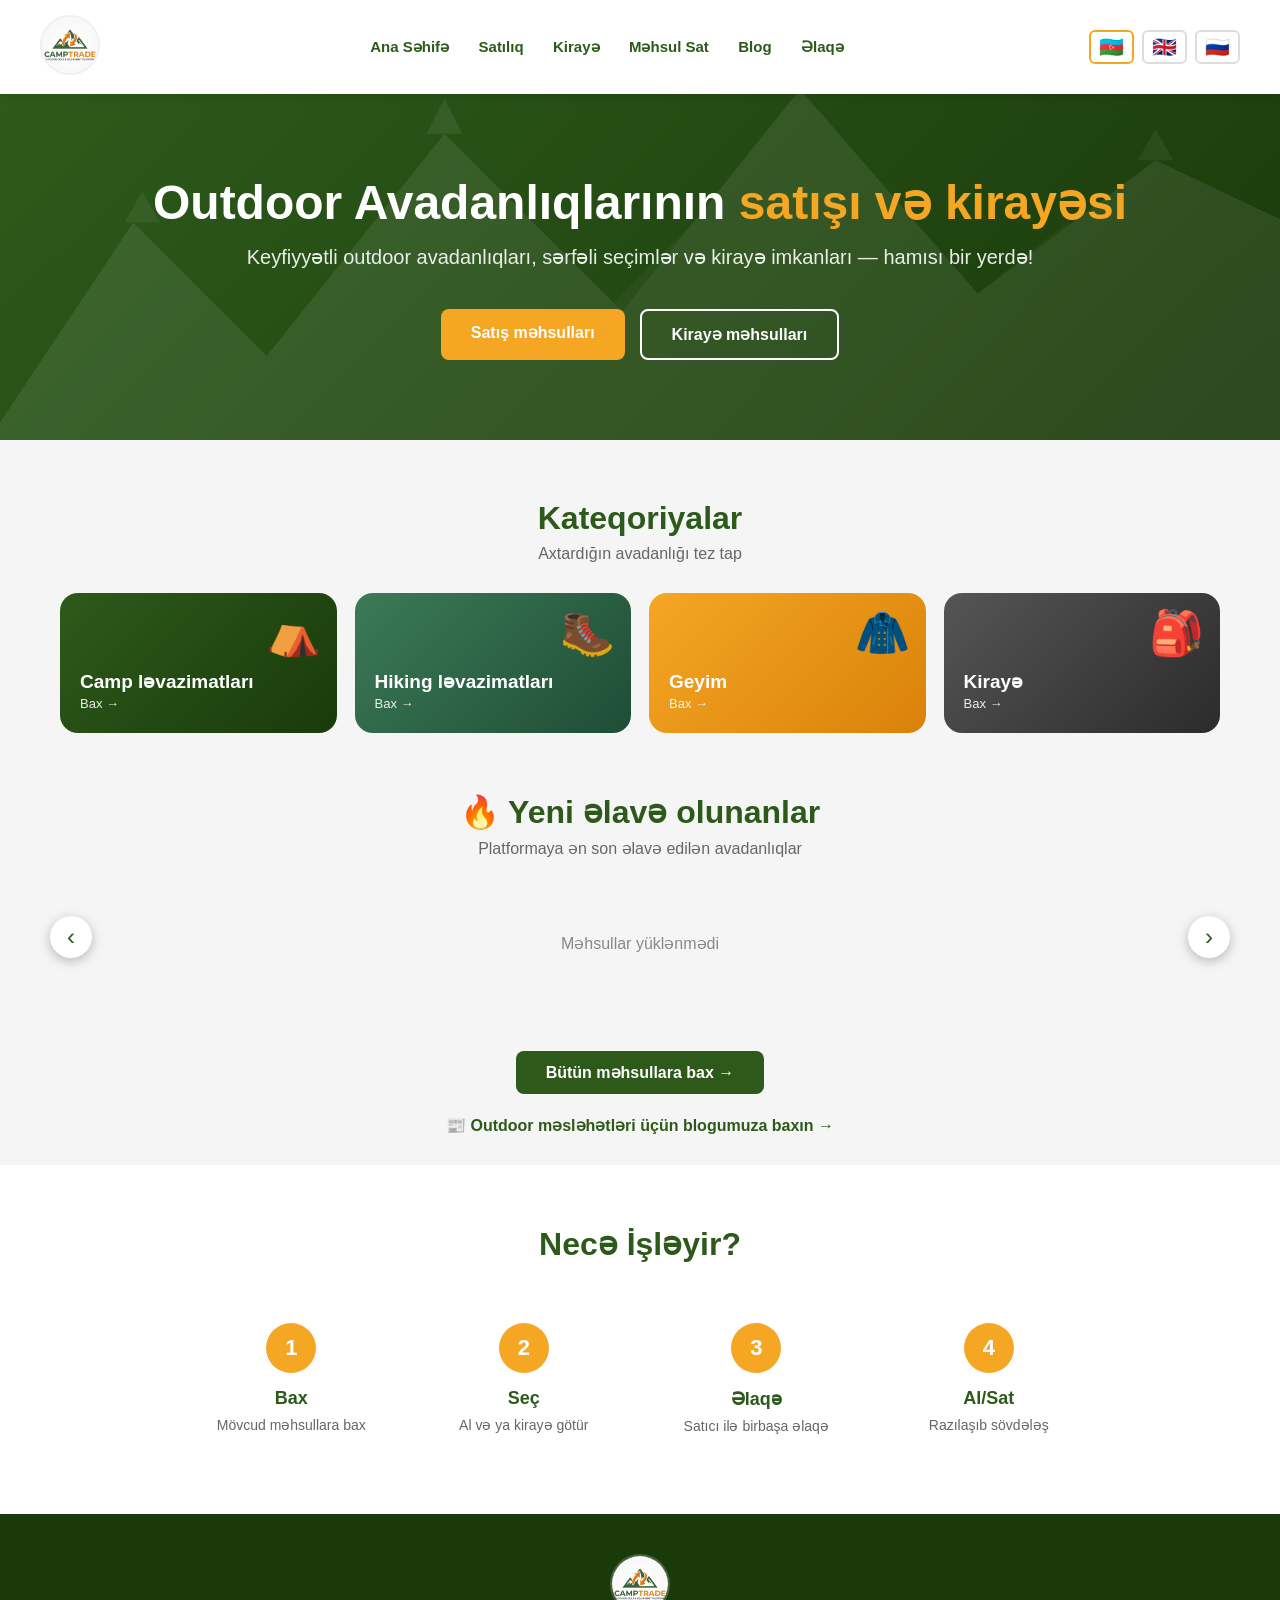
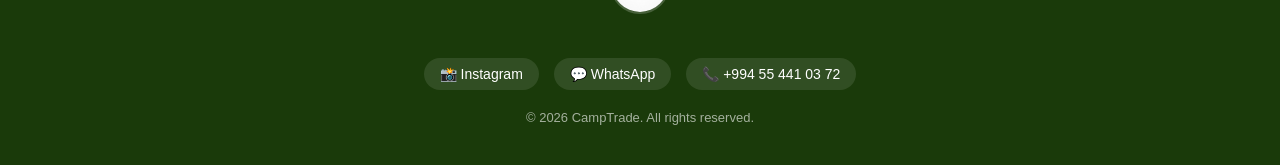
<file: index.html>
<!DOCTYPE html>
<html lang="az">
<head>
    <meta name="google-site-verification" content="4IIqWtvDDrQfaCXJvvqHSiNndzRIesTgDcbcYadjoxE" />
    <meta charset="UTF-8">
    <meta name="viewport" content="width=device-width, initial-scale=1.0">
    <link rel="icon" href="/favicon.ico" sizes="48x48">
    <link rel="icon" type="image/png" sizes="192x192" href="/favicon-192.png">
    <link rel="apple-touch-icon" href="/apple-touch-icon.png">
    <title>CampTrade Outdoor ləvazimatlarının satışı və icarəsi</title>
    <meta name="description" content="Camp, hiking və outdoor avadanlıqları">
    <style>
        * { margin: 0; padding: 0; box-sizing: border-box; }
        html, body { max-width: 100%; overflow-x: clip; }
        body { font-family: 'Segoe UI', sans-serif; background: #f5f5f5; }

        header { background: white; padding: 15px 40px; display: flex; justify-content: space-between; align-items: center; box-shadow: 0 2px 10px rgba(0,0,0,0.1); position: sticky; top: 0; z-index: 100; }
        .logo img { height: 60px; width: 60px; border-radius: 50%; object-fit: cover; cursor: pointer; border: 2px solid #f0f0f0; }
        nav a { text-decoration: none; color: #2d5a1b; font-weight: 600; margin-left: 25px; font-size: 15px; transition: color 0.3s; white-space: nowrap; }
        nav a:hover { color: #f5a623; }
        .lang-switcher { display: flex; gap: 8px; align-items: center; }
        .lang-btn { background: none; border: 2px solid #ddd; border-radius: 6px; padding: 5px 8px; cursor: pointer; font-size: 20px; line-height: 1; transition: border-color 0.3s; }
        .lang-btn:hover, .lang-btn.active { border-color: #f5a623; }

        .hero { background: linear-gradient(135deg, #2d5a1b 0%, #1a3a0a 100%); color: white; text-align: center; padding: 80px 20px; position: relative; overflow: hidden; }
        .hero-bg { position: absolute; top: 0; left: 0; width: 100%; height: 100%; opacity: 0.08; pointer-events: none; }
        .hero-content { position: relative; z-index: 2; }
        .hero h1 { font-size: 48px; margin-bottom: 15px; }
        .hero h1 span { color: #f5a623; }
        .hero p { font-size: 20px; opacity: 0.9; margin-bottom: 40px; }
        .hero-buttons { display: flex; gap: 15px; justify-content: center; flex-wrap: wrap; }
        .btn { padding: 14px 30px; border-radius: 8px; font-size: 16px; font-weight: 700; cursor: pointer; border: none; text-decoration: none; transition: transform 0.2s, opacity 0.2s; display: inline-block; }
        .btn:hover { transform: translateY(-2px); opacity: 0.9; }
        .btn-orange { background: #f5a623; color: white; }
        .btn-outline { background: transparent; border: 2px solid white; color: white; }

        /* KATEQORİYALAR + YENİ MƏHSULLAR */
        .shop { padding: 60px 20px 30px; text-align: center; max-width: 1200px; margin: 0 auto; }
        .shop h2 { font-size: 32px; color: #2d5a1b; margin-bottom: 8px; }
        .shop > p { color: #666; margin-bottom: 30px; font-size: 16px; }
        .tiles { display: grid; grid-template-columns: repeat(4, 1fr); gap: 18px; margin-bottom: 60px; }
        .tile { position: relative; overflow: hidden; border-radius: 18px; padding: 22px 20px; color: white; text-decoration: none; text-align: left; min-height: 140px; display: flex; flex-direction: column; justify-content: flex-end; background: linear-gradient(135deg, #2d5a1b, #1a3a0a); transition: transform 0.3s, box-shadow 0.3s; min-width: 0; }
        .tile:hover { transform: translateY(-5px); box-shadow: 0 10px 25px rgba(0,0,0,0.25); }
        .tile.t2 { background: linear-gradient(135deg, #3b7a57, #1f4d36); }
        .tile.t3 { background: linear-gradient(135deg, #f5a623, #d9820a); }
        .tile.t4 { background: linear-gradient(135deg, #555, #2b2b2b); }
        .tile i { position: absolute; top: 14px; right: 16px; font-size: 44px; font-style: normal; }
        .tile b { font-size: 19px; display: block; margin-bottom: 3px; }
        .tile span { font-size: 13px; opacity: 0.9; }

        .fresh-wrap { position: relative; margin-bottom: 30px; }
        .fresh-row { display: flex; gap: 18px; overflow-x: auto; padding: 6px 4px 18px; scroll-snap-type: x mandatory; scrollbar-width: thin; scrollbar-color: #2d5a1b #e5e5e5; }
        .fresh-card { flex: none; width: 230px; background: white; border-radius: 15px; overflow: hidden; box-shadow: 0 3px 15px rgba(0,0,0,0.08); text-decoration: none; color: inherit; text-align: left; scroll-snap-align: start; transition: transform 0.3s; }
        .fresh-card:hover { transform: translateY(-5px); }
        .fim { position: relative; height: 170px; background: #eee; }
        .fim img { width: 100%; height: 100%; object-fit: cover; }
        .ftag { position: absolute; top: 10px; left: 10px; background: #f5a623; color: white; font-size: 11px; font-weight: 700; padding: 4px 10px; border-radius: 20px; }
        .fin { padding: 14px; }
        .fin h4 { font-size: 15px; color: #222; line-height: 1.4; min-height: 42px; font-weight: 600; margin-bottom: 6px; overflow-wrap: anywhere; }
        .fin b { font-size: 20px; color: #f5a623; }
        .fin small { font-size: 12px; color: #888; font-weight: 400; }
        .fr-btn { position: absolute; top: 40%; transform: translateY(-50%); width: 42px; height: 42px; border-radius: 50%; border: none; background: white; box-shadow: 0 3px 12px rgba(0,0,0,0.25); font-size: 24px; cursor: pointer; z-index: 3; color: #2d5a1b; }
        .fr-btn.l { left: -10px; }
        .fr-btn.r { right: -10px; }
        .fresh-load { padding: 40px; color: #888; width: 100%; text-align: center; }
        .more-btn { display: inline-block; margin-top: 10px; background: #2d5a1b; color: white; padding: 12px 30px; border-radius: 8px; text-decoration: none; font-weight: 700; transition: background 0.3s; }
        .more-btn:hover { background: #f5a623; }
        .blog-link { display: block; margin-top: 22px; color: #2d5a1b; font-weight: 600; text-decoration: none; }
        .blog-link:hover { color: #f5a623; }

        .how-it-works { background: white; padding: 60px 40px; text-align: center; }
        .how-it-works h2 { font-size: 32px; color: #2d5a1b; margin-bottom: 40px; }
        .steps { display: grid; grid-template-columns: repeat(auto-fit, minmax(200px, 1fr)); gap: 30px; max-width: 900px; margin: 0 auto; }
        .step { padding: 20px; }
        .step-num { width: 50px; height: 50px; background: #f5a623; color: white; border-radius: 50%; font-size: 22px; font-weight: 700; display: flex; align-items: center; justify-content: center; margin: 0 auto 15px; }
        .step h3 { color: #2d5a1b; margin-bottom: 8px; font-size: 18px; }
        .step p { color: #666; font-size: 14px; }

        footer { background: #1a3a0a; color: white; padding: 40px; text-align: center; }
        .footer-logo img { height: 60px; width: 60px; border-radius: 50%; object-fit: cover; margin-bottom: 20px; border: 2px solid rgba(255,255,255,0.2); }
        .social-links { display: flex; justify-content: center; gap: 15px; margin: 20px 0; flex-wrap: wrap; }
        .social-links a { color: white; text-decoration: none; font-size: 14px; background: rgba(255,255,255,0.1); padding: 8px 16px; border-radius: 20px; transition: background 0.3s; }
        .social-links a:hover { background: #f5a623; }
        footer p { opacity: 0.6; font-size: 13px; margin-top: 15px; }

        @media (max-width: 900px) {
            .tiles { grid-template-columns: 1fr 1fr; }
            .fr-btn { display: none; }
        }
        @media (max-width: 768px) {
            header { flex-wrap: wrap; padding: 12px 15px; gap: 8px; }
            nav { order: 3; width: 100%; display: flex; flex-wrap: wrap; gap: 6px; justify-content: center; padding-top: 10px; border-top: 1px solid #eee; }
            nav a { margin-left: 0 !important; font-size: 13px; padding: 5px 12px; background: #f5f5f5; border-radius: 20px; white-space: nowrap; }
            .lang-switcher { order: 2; margin-left: auto; }
            .logo img { height: 45px; width: 45px; }
            .hero { padding: 50px 15px; }
            .hero h1 { font-size: 26px; }
            .hero p { font-size: 15px; }
            .hero-buttons { flex-direction: column; align-items: center; gap: 10px; }
            .btn { width: 200px; text-align: center; }
            .shop { padding: 40px 15px 20px; }
            .shop h2 { font-size: 24px; }
            .tiles { gap: 12px; margin-bottom: 40px; }
            .tile { min-height: 120px; padding: 16px 14px; }
            .tile i { font-size: 34px; }
            .tile b { font-size: 16px; }
            .fresh-card { width: 165px; }
            .fim { height: 125px; }
            .fin h4 { font-size: 14px; }
            .fin b { font-size: 17px; }
            .how-it-works { padding: 40px 15px; }
            .steps { grid-template-columns: 1fr 1fr; }
            footer { padding: 30px 15px; }
            .social-links { gap: 8px; }
            .social-links a { font-size: 12px; padding: 6px 10px; }
        }
        @media (max-width: 480px) {
            .steps { grid-template-columns: 1fr; }
            .hero h1 { font-size: 22px; }
        }
    </style>
</head>
<body>

<header>
    <a href="index.html" class="logo">
        <img src="images/logo.jpeg" alt="CampTrade Logo">
    </a>
    <nav>
        <a href="index.html" data-az="Ana Səhifə" data-en="Home" data-ru="Главная">Ana Səhifə</a>
        <a href="satis.html" data-az="Satılıq" data-en="For Sale" data-ru="Продажа">Satılıq</a>
        <a href="kiraye.html" data-az="Kirayə" data-en="Rental" data-ru="Аренда">Kirayə</a>
        <a href="sat.html" data-az="Məhsul Sat" data-en="Sell" data-ru="Продать">Məhsul Sat</a>
        <a href="blog.html" data-az="Blog" data-en="Blog" data-ru="Блог">Blog</a>
        <a href="elaqe.html" data-az="Əlaqə" data-en="Contact" data-ru="Контакт">Əlaqə</a>
    </nav>
    <div class="lang-switcher">
        <button class="lang-btn active" onclick="setLang('az', this)" title="Azərbaycan">🇦🇿</button>
        <button class="lang-btn" onclick="setLang('en', this)" title="English">🇬🇧</button>
        <button class="lang-btn" onclick="setLang('ru', this)" title="Русский">🇷🇺</button>
    </div>
</header>

<!-- HERO -->
<section class="hero">
    <svg class="hero-bg" viewBox="0 0 1440 500" preserveAspectRatio="xMidYMid slice" xmlns="http://www.w3.org/2000/svg">
        <polygon points="-50,500 150,200 300,350 500,100 700,300 900,50 1100,280 1300,130 1490,220 1490,500" fill="white"/>
        <polygon points="-50,500 100,320 250,420 450,220 600,380 800,180 1000,360 1200,200 1440,310 1440,500" fill="white" opacity="0.4"/>
        <polygon points="480,100 500,60 520,100" fill="white" opacity="0.9"/>
        <polygon points="880,50 900,10 920,50" fill="white" opacity="0.9"/>
        <polygon points="140,200 160,165 180,200" fill="white" opacity="0.7"/>
        <polygon points="1280,130 1300,95 1320,130" fill="white" opacity="0.7"/>
    </svg>

    <div class="hero-content">
        <h1 data-az="Outdoor Avadanlıqlarının <span>satışı və kirayəsi</span>"
            data-en="Outdoor Equipment <span>Sales and Rentals</span>"
            data-ru="Продажа и аренда <span>outdoor-оборудования</span>">
            Outdoor Avadanlıqlarının <span>satışı və kirayəsi</span>
        </h1>
        <p data-az="Keyfiyyətli outdoor avadanlıqları, sərfəli seçimlər və kirayə imkanları — hamısı bir yerdə!"
           data-en="Quality outdoor equipment, affordable options, and rental opportunities — all in one place!"
           data-ru="Качественное outdoor-оборудование, доступные цены и возможности аренды — всё в одном месте!">
            Keyfiyyətli outdoor avadanlıqları, sərfəli seçimlər və kirayə imkanları — hamısı bir yerdə!
        </p>
        <div class="hero-buttons">
            <a href="satis.html" class="btn btn-orange" data-az="Satış məhsulları" data-en="Products for Sale" data-ru="Товары на продажу">Satış məhsulları</a>
            <a href="kiraye.html" class="btn btn-outline" data-az="Kirayə məhsulları" data-en="Rental Products" data-ru="Товары в аренду">Kirayə məhsulları</a>
        </div>
    </div>
</section>

<!-- KATEQORİYALAR + YENİ MƏHSULLAR -->
<section class="shop">
    <h2 data-az="Kateqoriyalar" data-en="Categories" data-ru="Категории">Kateqoriyalar</h2>
    <p data-az="Axtardığın avadanlığı tez tap" data-en="Find the gear you need fast" data-ru="Быстро найдите нужное снаряжение">Axtardığın avadanlığı tez tap</p>

    <div class="tiles">
        <a class="tile" data-g="Camp ləvazimatları" href="satis.html?g=Camp%20l%C9%99vazimatlar%C4%B1">
            <i>⛺</i><b>Camp ləvazimatları</b><span class="cnt">Bax →</span>
        </a>
        <a class="tile t2" data-g="Hiking ləvazimatları" href="satis.html?g=Hiking%20l%C9%99vazimatlar%C4%B1">
            <i>🥾</i><b>Hiking ləvazimatları</b><span class="cnt">Bax →</span>
        </a>
        <a class="tile t3" data-g="Geyim" href="satis.html?g=Geyim">
            <i>🧥</i><b>Geyim</b><span class="cnt">Bax →</span>
        </a>
        <a class="tile t4" data-g="__rent" href="kiraye.html">
            <i>🎒</i><b>Kirayə</b><span class="cnt">Bax →</span>
        </a>
    </div>

    <h2 data-az="🔥 Yeni əlavə olunanlar" data-en="🔥 Just added" data-ru="🔥 Новинки">🔥 Yeni əlavə olunanlar</h2>
    <p data-az="Platformaya ən son əlavə edilən avadanlıqlar" data-en="The latest gear on the platform" data-ru="Последнее снаряжение на платформе">Platformaya ən son əlavə edilən avadanlıqlar</p>

    <div class="fresh-wrap">
        <button class="fr-btn l" onclick="freshScroll(-1)">‹</button>
        <div class="fresh-row" id="freshRow"><div class="fresh-load">⏳ Yüklənir...</div></div>
        <button class="fr-btn r" onclick="freshScroll(1)">›</button>
    </div>

    <a href="satis.html" class="more-btn" data-az="Bütün məhsullara bax →" data-en="View all products →" data-ru="Все товары →">Bütün məhsullara bax →</a>
    <a href="blog.html" class="blog-link" data-az="📰 Outdoor məsləhətləri üçün blogumuza baxın →" data-en="📰 Read our outdoor tips on the blog →" data-ru="📰 Советы по outdoor в нашем блоге →">📰 Outdoor məsləhətləri üçün blogumuza baxın →</a>
</section>

<!-- NECƏ İŞLƏYİR -->
<section class="how-it-works">
    <h2 data-az="Necə İşləyir?" data-en="How It Works?" data-ru="Как это работает?">Necə İşləyir?</h2>
    <div class="steps">
        <div class="step">
            <div class="step-num">1</div>
            <h3 data-az="Bax" data-en="Browse" data-ru="Смотри">Bax</h3>
            <p data-az="Mövcud məhsullara bax" data-en="Browse available products" data-ru="Смотри доступные товары">Mövcud məhsullara bax</p>
        </div>
        <div class="step">
            <div class="step-num">2</div>
            <h3 data-az="Seç" data-en="Choose" data-ru="Выбери">Seç</h3>
            <p data-az="Al və ya kirayə götür" data-en="Buy or rent" data-ru="Купи или арендуй">Al və ya kirayə götür</p>
        </div>
        <div class="step">
            <div class="step-num">3</div>
            <h3 data-az="Əlaqə" data-en="Contact" data-ru="Контакт">Əlaqə</h3>
            <p data-az="Satıcı ilə birbaşa əlaqə" data-en="Contact seller directly" data-ru="Свяжись с продавцом напрямую">Satıcı ilə birbaşa əlaqə</p>
        </div>
        <div class="step">
            <div class="step-num">4</div>
            <h3 data-az="Al/Sat" data-en="Deal" data-ru="Сделка">Al/Sat</h3>
            <p data-az="Razılaşıb sövdələş" data-en="Make the deal" data-ru="Заключи сделку">Razılaşıb sövdələş</p>
        </div>
    </div>
</section>

<!-- FOOTER -->
<footer>
    <div class="footer-logo">
        <img src="images/logo.jpeg" alt="CampTrade">
    </div>
    <div class="social-links">
        <a href="https://www.instagram.com/camp_trade?igsh=MTlxemZpaXY5Mm5qag==" target="_blank">📸 Instagram</a>
        <a href="https://wa.me/994554410372" target="_blank">💬 WhatsApp</a>
        <a href="tel:+994554410372">📞 +994 55 441 03 72</a>
    </div>
    <p>© 2026 CampTrade. All rights reserved.</p>
</footer>

<script src="js/categories.js"></script>
<script>
    function setLang(lang, btn) {
        document.querySelectorAll('.lang-btn').forEach(function (b) { b.classList.remove('active'); });
        btn.classList.add('active');
        document.querySelectorAll('[data-' + lang + ']').forEach(function (el) {
            el.innerHTML = el.getAttribute('data-' + lang);
        });
    }

    var SB_URL = "https://iupwahtmnybxrowbkcfs.supabase.co";
    var SB_KEY = "eyJhbGciOiJIUzI1NiIsInR5cCI6IkpXVCJ9.eyJpc3MiOiJzdXBhYmFzZSIsInJlZiI6Iml1cHdhaHRtbnlieHJvd2JrY2ZzIiwicm9sZSI6ImFub24iLCJpYXQiOjE3ODAzMTU3MDksImV4cCI6MjA5NTg5MTcwOX0.QG1fL54mB8-mMKhb3Amc7W7yhTAfo3mCP5UubdVqw4E";

    function esc(s) {
        return String(s == null ? '' : s).replace(/[&<>"']/g, function (c) {
            return { '&': '&amp;', '<': '&lt;', '>': '&gt;', '"': '&quot;', "'": '&#39;' }[c];
        });
    }

    function freshScroll(d) {
        document.getElementById('freshRow').scrollBy({ left: d * 300, behavior: 'smooth' });
    }

    fetch(SB_URL + '/rest/v1/products?order=created_at.desc', {
        headers: { apikey: SB_KEY, Authorization: 'Bearer ' + SB_KEY }
    })
    .then(function (r) { return r.json(); })
    .then(function (d) {
        var row = document.getElementById('freshRow');
        if (!Array.isArray(d) || !d.length) {
            row.innerHTML = '<div class="fresh-load">Tezliklə məhsullar əlavə olunacaq</div>';
            return;
        }

        /* Kateqoriya kartlarında məhsul sayı */
        var counts = {}, rent = 0;
        d.forEach(function (p) {
            if (p.kateqoriya === 'kiraye') { rent++; return; }
            var g = (typeof mainOf === 'function') ? mainOf(p.alt_kateqoriya || 'Digər') : 'Digər';
            counts[g] = (counts[g] || 0) + 1;
        });
        document.querySelectorAll('.tile').forEach(function (t) {
            var g = t.getAttribute('data-g');
            var n = (g === '__rent') ? rent : (counts[g] || 0);
            if (n) t.querySelector('.cnt').textContent = n + ' məhsul';
        });

        /* Ən yeni 10 məhsul */
        row.innerHTML = d.slice(0, 10).map(function (p) {
            var im = (p.sekiller || '').split(',')[0].trim() || 'images/logo.jpeg';
            var isRent = p.kateqoriya === 'kiraye';
            var tag = isRent ? 'Kirayə' : (p.alt_kateqoriya || 'Yeni');
            return '<a class="fresh-card" href="product.html?id=' + encodeURIComponent(p.id) + '">' +
                '<div class="fim"><img src="' + esc(im) + '" alt="' + esc(p.ad) + '" loading="lazy" onerror="this.src=\'images/logo.jpeg\'">' +
                '<span class="ftag">' + esc(tag) + '</span></div>' +
                '<div class="fin"><h4>' + esc(p.ad) + '</h4>' +
                '<b>' + esc(p.qiymet) + ' AZN' + (isRent ? ' <small>/ gün</small>' : '') + '</b></div></a>';
        }).join('');
    })
    .catch(function () {
        document.getElementById('freshRow').innerHTML = '<div class="fresh-load">Məhsullar yüklənmədi</div>';
    });
</script>
</body>
</html>
</file>
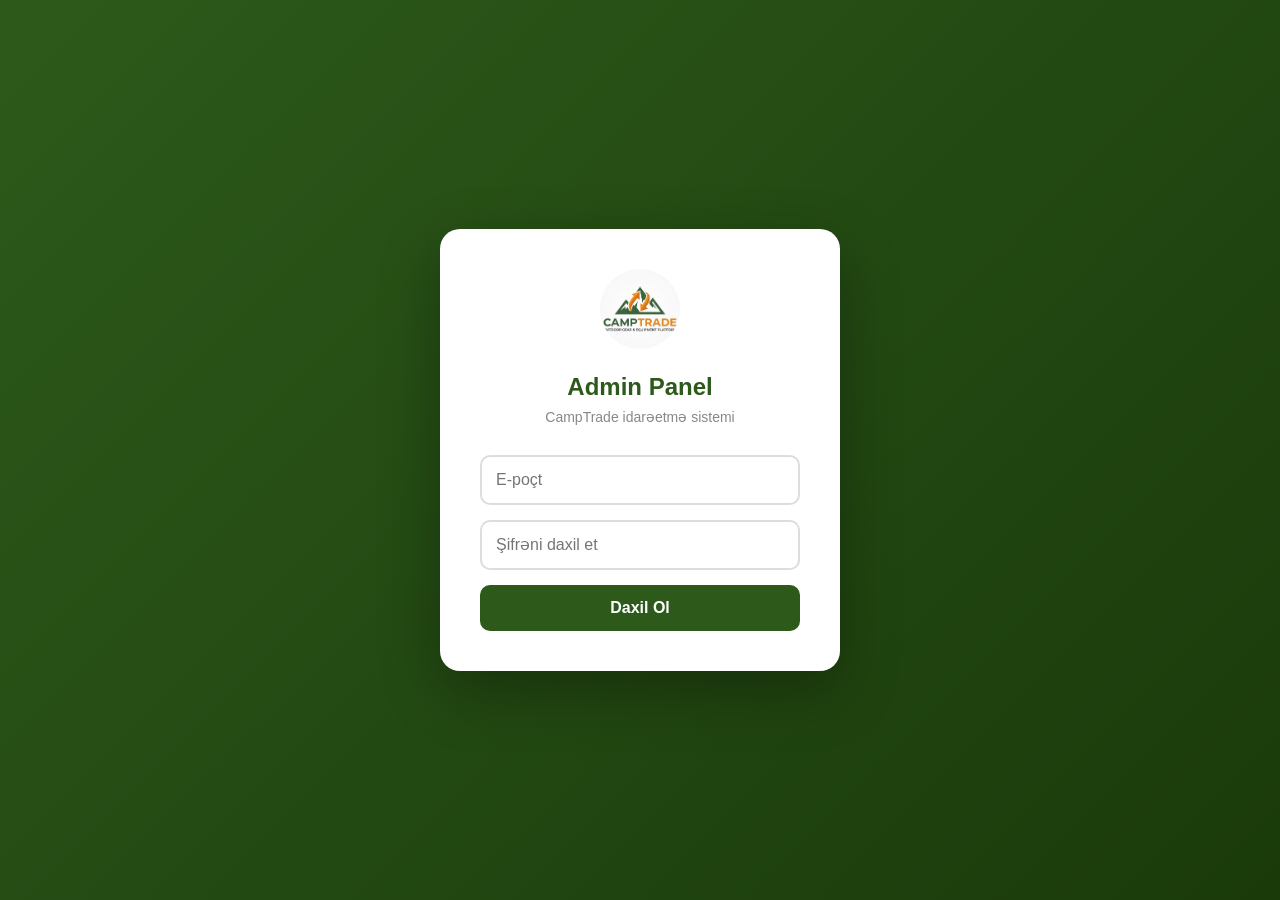
<file: admin.html>
<!DOCTYPE html>
<html lang="az">
<head>
    <meta charset="UTF-8">
    <meta name="viewport" content="width=device-width, initial-scale=1.0">
    <link rel="icon" type="image/x-icon" href="favicon.ico">
    <title>CampTrade Admin Panel</title>
    <style>
        * { margin: 0; padding: 0; box-sizing: border-box; }
        body { font-family: 'Segoe UI', sans-serif; background: #f0f4f0; }

        .login-screen {
            min-height: 100vh;
            display: flex;
            align-items: center;
            justify-content: center;
            background: linear-gradient(135deg, #2d5a1b, #1a3a0a);
        }

        .login-box {
            background: white;
            padding: 40px;
            border-radius: 20px;
            width: 100%;
            max-width: 400px;
            text-align: center;
            box-shadow: 0 20px 60px rgba(0,0,0,0.3);
        }

        .login-box img { height: 80px; width: 80px; border-radius: 50%; object-fit: cover; margin-bottom: 20px; }
        .login-box h2 { color: #2d5a1b; margin-bottom: 8px; font-size: 24px; }
        .login-box p { color: #888; margin-bottom: 30px; font-size: 14px; }

        .login-box input {
            width: 100%; padding: 14px; border: 2px solid #ddd;
            border-radius: 10px; font-size: 16px; margin-bottom: 15px;
            outline: none; transition: border-color 0.3s;
        }
        .login-box input:focus { border-color: #2d5a1b; }

        .login-btn {
            width: 100%; padding: 14px; background: #2d5a1b; color: white;
            border: none; border-radius: 10px; font-size: 16px; font-weight: 700;
            cursor: pointer; transition: background 0.3s;
        }
        .login-btn:hover { background: #f5a623; }
        .error-msg { color: red; font-size: 13px; margin-top: 10px; display: none; }

        .admin-panel { display: none; }

        .admin-header {
            background: #2d5a1b; color: white; padding: 15px 30px;
            display: flex; justify-content: space-between; align-items: center;
        }
        .admin-header img { height: 45px; width: 45px; border-radius: 50%; object-fit: cover; }
        .admin-header h1 { font-size: 20px; margin-left: 15px; }
        .admin-header-left { display: flex; align-items: center; }

        .logout-btn {
            background: rgba(255,255,255,0.2); color: white; border: none;
            padding: 8px 16px; border-radius: 8px; cursor: pointer;
            font-size: 14px; transition: background 0.3s;
        }
        .logout-btn:hover { background: #f5a623; }

        .admin-content { max-width: 900px; margin: 40px auto; padding: 0 20px; }
        .tabs { display: flex; gap: 10px; margin-bottom: 30px; flex-wrap: wrap; }

        .tab-btn {
            padding: 10px 25px; border: 2px solid #ddd; background: white;
            border-radius: 25px; cursor: pointer; font-size: 15px; font-weight: 600;
            color: #555; transition: all 0.3s;
        }
        .tab-btn.active { background: #2d5a1b; border-color: #2d5a1b; color: white; }

        .form-card {
            background: white; border-radius: 15px; padding: 35px;
            box-shadow: 0 3px 15px rgba(0,0,0,0.08); margin-bottom: 30px;
        }
        .form-card h2 { color: #2d5a1b; margin-bottom: 25px; font-size: 22px; }

        .form-group { margin-bottom: 20px; }
        .form-group label { display: block; font-weight: 600; color: #333; margin-bottom: 8px; font-size: 14px; }

        .form-group input,
        .form-group textarea,
        .form-group select {
            width: 100%; padding: 12px 15px; border: 2px solid #ddd;
            border-radius: 10px; font-size: 15px; outline: none;
            transition: border-color 0.3s; font-family: inherit;
        }
        .form-group input:focus,
        .form-group textarea:focus,
        .form-group select:focus { border-color: #2d5a1b; }
        .form-group textarea { height: 100px; resize: vertical; }

        .form-row { display: grid; grid-template-columns: 1fr 1fr; gap: 20px; }

        .photo-upload-area {
            border: 2px dashed #ddd; border-radius: 10px; padding: 25px;
            text-align: center; cursor: pointer; transition: all 0.3s; position: relative;
        }
        .photo-upload-area:hover { border-color: #2d5a1b; background: #f9fff9; }
        .photo-upload-area input[type="file"] {
            position: absolute; top: 0; left: 0; width: 100%; height: 100%;
            opacity: 0; cursor: pointer; border: none; padding: 0;
        }
        .photo-upload-area .upload-icon { font-size: 35px; margin-bottom: 8px; }
        .photo-upload-area p { color: #888; font-size: 14px; }

        /* PHOTO REORDER */
        .photo-reorder-container {
            display: flex;
            gap: 10px;
            flex-wrap: wrap;
            margin-top: 15px;
            min-height: 20px;
        }

        .photo-reorder-item {
            position: relative;
            width: 100px;
            height: 100px;
            border-radius: 10px;
            overflow: hidden;
            border: 3px solid #ddd;
            cursor: grab;
            transition: border-color 0.3s, transform 0.2s;
            user-select: none;
        }

        .photo-reorder-item:active { cursor: grabbing; transform: scale(1.05); }
        .photo-reorder-item.dragging { opacity: 0.4; border-color: #f5a623; }
        .photo-reorder-item.drag-over { border-color: #2d5a1b; transform: scale(1.05); }

        .photo-reorder-item img {
            width: 100%; height: 100%; object-fit: cover;
        }

        .photo-reorder-item .photo-num {
            position: absolute;
            top: 5px; left: 5px;
            background: rgba(0,0,0,0.65);
            color: white;
            width: 22px; height: 22px;
            border-radius: 50%;
            font-size: 12px;
            font-weight: 700;
            display: flex;
            align-items: center;
            justify-content: center;
        }

        .photo-reorder-item .photo-num.first {
            background: #f5a623;
        }

        .photo-reorder-item .remove-photo {
            position: absolute;
            top: 5px; right: 5px;
            background: rgba(229,57,53,0.85);
            color: white;
            border: none;
            width: 22px; height: 22px;
            border-radius: 50%;
            font-size: 14px;
            cursor: pointer;
            display: flex;
            align-items: center;
            justify-content: center;
            line-height: 1;
        }

        .reorder-hint {
            font-size: 12px;
            color: #888;
            margin-top: 8px;
            display: none;
        }

        .submit-btn {
            width: 100%; padding: 15px; background: #f5a623; color: white; border: none;
            border-radius: 10px; font-size: 17px; font-weight: 700; cursor: pointer;
            transition: background 0.3s, transform 0.2s; margin-top: 10px;
        }
        .submit-btn:hover { background: #e09515; transform: translateY(-2px); }
        .submit-btn:disabled { background: #ccc; cursor: not-allowed; transform: none; }

        .success-msg {
            background: #e8f5e9; border: 2px solid #2d5a1b; color: #2d5a1b;
            padding: 15px 20px; border-radius: 10px; margin-top: 15px;
            display: none; font-weight: 600; text-align: center;
        }

        .product-item {
            background: white; border-radius: 12px; padding: 15px 20px;
            margin-bottom: 15px; display: flex; align-items: center;
            gap: 15px; box-shadow: 0 2px 10px rgba(0,0,0,0.06);
        }
        .product-item img { width: 70px; height: 70px; object-fit: cover; border-radius: 8px; background: #eee; }
        .product-item-info { flex: 1; }
        .product-item-info h3 { font-size: 16px; color: #222; margin-bottom: 4px; }
        .product-item-info p { font-size: 13px; color: #888; }
        .product-item-price { font-size: 18px; font-weight: 700; color: #f5a623; white-space: nowrap; }

        .edit-btn {
            background: #e8f5e9; color: #2d5a1b; border: none; padding: 8px 14px;
            border-radius: 8px; cursor: pointer; font-size: 13px; font-weight: 600;
            transition: background 0.3s; white-space: nowrap;
        }
        .edit-btn:hover { background: #2d5a1b; color: white; }

        .delete-btn {
            background: #ffe5e5; color: #e53e3e; border: none; padding: 8px 14px;
            border-radius: 8px; cursor: pointer; font-size: 13px; font-weight: 600;
            transition: background 0.3s; white-space: nowrap;
        }
        .delete-btn:hover { background: #e53e3e; color: white; }

        .empty-list { text-align: center; padding: 40px; color: #aaa; font-size: 15px; }
        .loading-spinner { text-align: center; padding: 15px; color: #888; display: none; }

        .blog-editor-toolbar {
            background: #f5f5f5; padding: 8px 12px; display: flex;
            gap: 8px; flex-wrap: wrap; border-bottom: 1px solid #ddd;
        }
        .blog-editor-toolbar button {
            background: white; border: 1px solid #ddd; padding: 5px 10px;
            border-radius: 5px; cursor: pointer; font-size: 14px; transition: background 0.2s;
        }
        .blog-editor-toolbar button:hover { background: #e8f5e9; }

        .blog-editor-body {
            padding: 15px; min-height: 300px; outline: none;
            font-size: 15px; line-height: 1.8; font-family: 'Segoe UI', sans-serif;
        }

        .edit-modal {
            display: none; position: fixed; top: 0; left: 0;
            width: 100%; height: 100%; background: rgba(0,0,0,0.7);
            z-index: 1000; overflow-y: auto; padding: 20px;
        }

        .edit-box {
            max-width: 700px; margin: 30px auto; background: white;
            border-radius: 20px; padding: 35px; position: relative;
        }

        .edit-box h2 { color: #2d5a1b; margin-bottom: 25px; font-size: 22px; }

        .edit-close {
            position: absolute; top: 15px; right: 15px; background: #eee;
            border: none; width: 34px; height: 34px; border-radius: 50%;
            font-size: 18px; cursor: pointer;
        }

        @media (max-width: 600px) {
            .form-row { grid-template-columns: 1fr; }
            .admin-content { padding: 0 15px; }
            .product-item { flex-wrap: wrap; }
        }
    </style>
</head>
<body>

<div class="login-screen" id="loginScreen">
    <div class="login-box">
        <img src="images/logo.jpeg" alt="CampTrade">
        <h2>Admin Panel</h2>
        <p>CampTrade idarəetmə sistemi</p>
        <input type="email" id="emailInput" placeholder="E-poçt">
        <input type="password" id="passwordInput" placeholder="Şifrəni daxil et"
               onkeypress="if(event.key==='Enter') login()">
        <button class="login-btn" onclick="login()">Daxil Ol</button>
        <p class="error-msg" id="errorMsg"> ❌ E-poçt və ya şifrə səhvdir! </p>
    </div>
</div>

<div class="admin-panel" id="adminPanel">
    <div class="admin-header">
        <div class="admin-header-left">
            <img src="images/logo.jpeg" alt="CampTrade">
            <h1>CampTrade Admin Panel</h1>
        </div>
        <button class="logout-btn" onclick="logout()">🚪 Çıxış</button>
    </div>

    <div class="admin-content">
        <div class="tabs">
            <button class="tab-btn active" onclick="showTab('addProduct', this)">➕ Məhsul Əlavə Et</button>
            <button class="tab-btn" onclick="showTab('satisList', this)">🛒 Satılıq</button>
            <button class="tab-btn" onclick="showTab('kirayeList', this)">⛺ Kirayə</button>
            <button class="tab-btn" onclick="showTab('addBlog', this)">📝 Blog Əlavə Et</button>
            <button class="tab-btn" onclick="showTab('blogList', this)">📰 Bloglar</button>
        </div>

        <!-- ADD PRODUCT -->
        <div id="addProduct">
            <div class="form-card">
                <h2>➕ Yeni Məhsul Əlavə Et</h2>

                <div class="form-group">
                    <label>📦 Kateqoriya</label>
                    <select id="category" onchange="toggleCondition()">
                        <option value="satis">🛒 Satılıq</option>
                        <option value="kiraye">⛺ Kirayə</option>
                    </select>
                </div>

                <div class="form-group">
                    <label>📝 Məhsul Adı</label>
                    <input type="text" id="productName" placeholder="Məs: Coleman 4 Nəfərlik Çadır">
                </div>

                <div class="form-row">
                    <div class="form-group">
                        <label>💰 Qiymət (AZN)</label>
                        <input type="number" id="productPrice" placeholder="Məs: 150">
                    </div>
                    <div class="form-group" id="conditionGroup">
                        <label>✅ Vəziyyət</label>
                        <select id="productCondition">
                            <option value="Yeni">🟢 Yeni</option>
                            <option value="İşlənmiş - Əla">🟡 İşlənmiş - Əla</option>
                            <option value="İşlənmiş - Yaxşı">🟠 İşlənmiş - Yaxşı</option>
                        </select>
                    </div>
                </div>

                <div class="form-group">
                    <label>📋 Məhsul Haqqında</label>
                    <textarea id="productDesc" placeholder="Məhsul haqqında ətraflı məlumat yazın..."></textarea>
                </div>

                <div class="form-group">
                    <label>📱 WhatsApp Nömrə</label>
                    <input type="text" id="productWhatsapp" placeholder="Məs: 994501234567">
                </div>

                <div class="form-group">
                    <label>📷 Məhsul Şəkilləri</label>
                    <div class="photo-upload-area">
                        <input type="file" id="photoFiles" accept="image/*" multiple onchange="handlePhotoSelect(this)">
                        <div class="upload-icon">📸</div>
                        <p>Şəkil yükləmək üçün bura bas</p>
                        <p style="font-size:12px; color:#aaa; margin-top:5px">Bir neçə şəkil seçə bilərsən</p>
                    </div>
                    <div class="photo-reorder-container" id="photoReorderContainer"></div>
                    <p class="reorder-hint" id="reorderHint">💡 Şəkilləri sürükləyərək sıralamanı dəyişə bilərsən. 🟠 1 — əsas şəkildir.</p>
                </div>

                <button class="submit-btn" id="submitBtn" onclick="addProduct()">✅ Məhsulu Əlavə Et</button>
                <div class="loading-spinner" id="loadingSpinner">⏳ Şəkillər yüklənir...</div>
                <div class="success-msg" id="successMsg">🎉 Məhsul uğurla əlavə edildi!</div>
            </div>
        </div>

        <!-- SATIS LIST -->
        <div id="satisList" style="display:none">
            <div class="form-card">
                <h2>🛒 Satılıq Məhsullar</h2>
                <div id="satisListContent"><div class="empty-list">⏳ Yüklənir...</div></div>
            </div>
        </div>

        <!-- KIRAYE LIST -->
        <div id="kirayeList" style="display:none">
            <div class="form-card">
                <h2>⛺ Kirayə Məhsullar</h2>
                <div id="kirayeListContent"><div class="empty-list">⏳ Yüklənir...</div></div>
            </div>
        </div>

        <!-- ADD BLOG -->
<div id="addBlog" style="display:none">
    <div class="form-card">
        <h2>📝 Yeni Blog Yazısı</h2>

        <div class="form-group">
            <label>📌 Başlıq</label>
            <input type="text" id="blogTitle" placeholder="Məs: Kempinqə Gedərkən Nə Lazımdır?">
        </div>

        <div class="form-row">
            <div class="form-group">
                <label>🏷️ Kateqoriya</label>
                <select id="blogCategory">
                    <option value="Başlanğıc">🔰 Başlanğıc</option>
                    <option value="Avadanlıq">🎒 Avadanlıq</option>
                    <option value="Azərbaycan">🇦🇿 Azərbaycan</option>
                    <option value="Təcrübə">🏔️ Təcrübə</option>
                </select>
            </div>
            <div class="form-group">
                <label>⏱️ Oxuma müddəti</label>
                <input type="text" id="blogReadTime" placeholder="Məs: 5 dəq oxu">
            </div>
        </div>

        <div class="form-group">
            <label>📷 Kapaq Şəkli (Əsas şəkil - yuxarıda görünür)</label>
            <div class="photo-upload-area">
                <input type="file" id="blogPhotoFile" accept="image/*" onchange="previewBlogPhoto(this)">
                <div class="upload-icon">📸</div>
                <p>Kapaq şəklini yükləmək üçün bura bas</p>
            </div>
            <img id="blogPhotoPreview" style="width:100%; max-height:200px; object-fit:cover; border-radius:8px; margin-top:10px; display:none;" alt="preview">
            <input type="text" id="blogPhotoUrl" placeholder="Və ya şəkil linki yapışdır" style="margin-top:10px; width:100%; padding:12px; border:2px solid #ddd; border-radius:10px; font-size:15px; outline:none; font-family:inherit;">
        </div>

        <div class="form-group">
            <label>✍️ Məqalə Mətni</label>
            <div style="border:2px solid #ddd; border-radius:10px; overflow:hidden; background:white;">

                <!-- TOOLBAR -->
                <div style="background:#f8f8f8; padding:10px 12px; display:flex; gap:6px; flex-wrap:wrap; border-bottom:2px solid #eee; align-items:center;">

                    <!-- Text formatting -->
                    <button type="button" onclick="blogCmd('bold')"
                        style="background:white;border:1px solid #ddd;padding:6px 12px;border-radius:6px;cursor:pointer;font-weight:bold;font-size:14px;" title="Qalın">B</button>

                    <button type="button" onclick="blogCmd('italic')"
                        style="background:white;border:1px solid #ddd;padding:6px 12px;border-radius:6px;cursor:pointer;font-style:italic;font-size:14px;" title="İtalik">I</button>

                    <button type="button" onclick="blogCmd('underline')"
                        style="background:white;border:1px solid #ddd;padding:6px 12px;border-radius:6px;cursor:pointer;text-decoration:underline;font-size:14px;" title="Alt xətt">U</button>

                    <div style="width:1px;height:24px;background:#ddd;margin:0 4px;"></div>

                    <!-- Headings -->
                    <button type="button" onclick="blogBlock('h2')"
                        style="background:white;border:1px solid #ddd;padding:6px 12px;border-radius:6px;cursor:pointer;font-size:13px;font-weight:700;" title="Başlıq">H2</button>

                    <button type="button" onclick="blogBlock('h3')"
                        style="background:white;border:1px solid #ddd;padding:6px 12px;border-radius:6px;cursor:pointer;font-size:13px;font-weight:600;" title="Alt başlıq">H3</button>

                    <button type="button" onclick="blogBlock('p')"
                        style="background:white;border:1px solid #ddd;padding:6px 12px;border-radius:6px;cursor:pointer;font-size:13px;" title="Normal mətn">¶</button>

                    <div style="width:1px;height:24px;background:#ddd;margin:0 4px;"></div>

                    <!-- Lists -->
                    <button type="button" onclick="blogCmd('insertUnorderedList')"
                        style="background:white;border:1px solid #ddd;padding:6px 12px;border-radius:6px;cursor:pointer;font-size:14px;" title="Siyahı">• List</button>

                    <button type="button" onclick="blogCmd('insertOrderedList')"
                        style="background:white;border:1px solid #ddd;padding:6px 12px;border-radius:6px;cursor:pointer;font-size:14px;" title="Nömrəli siyahı">1. List</button>

                    <div style="width:1px;height:24px;background:#ddd;margin:0 4px;"></div>

                    <!-- Special -->
                    <button type="button" onclick="insertBlogTip()"
                        style="background:#e8f5e9;border:1px solid #2d5a1b;padding:6px 12px;border-radius:6px;cursor:pointer;font-size:13px;color:#2d5a1b;font-weight:600;" title="Məsləhət qutusu">💡 Tip</button>

                    <button type="button" onclick="insertBlogImage()"
                        style="background:#fff3e0;border:1px solid #f5a623;padding:6px 12px;border-radius:6px;cursor:pointer;font-size:13px;color:#e65100;font-weight:600;" title="Şəkil əlavə et">📷 Şəkil</button>

                    <div style="width:1px;height:24px;background:#ddd;margin:0 4px;"></div>

                    <!-- Align -->
                    <button type="button" onclick="blogCmd('justifyLeft')"
                        style="background:white;border:1px solid #ddd;padding:6px 10px;border-radius:6px;cursor:pointer;font-size:14px;" title="Sol">≡</button>

                    <button type="button" onclick="blogCmd('justifyCenter')"
                        style="background:white;border:1px solid #ddd;padding:6px 10px;border-radius:6px;cursor:pointer;font-size:14px;" title="Orta">≡</button>
                </div>

                <!-- EDITOR -->
                <div id="blogContent"
                    contenteditable="true"
                    style="padding:20px; min-height:350px; outline:none; font-size:15px; line-height:1.8; font-family:'Segoe UI',sans-serif; color:#333;">
                    <p>Buraya məqalənizi yazın...</p>
                </div>
            </div>
            <p style="font-size:12px;color:#aaa;margin-top:8px;">💡 Mətn seçib B/I/U düymələrinə basın. Şəkil əlavə etmək üçün 📷 düyməsini basın.</p>
        </div>

        <button class="submit-btn" id="blogSubmitBtn" onclick="addBlog()">✅ Blogu Yayımla</button>
        <div class="loading-spinner" id="blogSpinner">⏳ Yüklənir...</div>
        <div class="success-msg" id="blogSuccessMsg">🎉 Blog uğurla yayımlandı!</div>
    </div>
</div>

        <!-- BLOG LIST -->
        <div id="blogList" style="display:none">
            <div class="form-card">
                <h2>📰 Bütün Blog Yazıları</h2>
                <div id="blogListContent"><div class="empty-list">⏳ Yüklənir...</div></div>
            </div>
        </div>
    </div>
</div>

<!-- EDIT MODAL -->
<div class="edit-modal" id="editModal">
    <div class="edit-box">
        <button class="edit-close" onclick="closeEdit()">✕</button>
        <h2>✏️ Məhsulu Düzəlt</h2>

        <div class="form-group">
            <label>📝 Məhsul Adı</label>
            <input type="text" id="editName">
        </div>

        <div class="form-row">
            <div class="form-group">
                <label>💰 Qiymət (AZN)</label>
                <input type="number" id="editPrice">
            </div>
            <div class="form-group" id="editConditionGroup">
                <label>✅ Vəziyyət</label>
                <select id="editCondition">
                    <option value="Yeni">🟢 Yeni</option>
                    <option value="İşlənmiş - Əla">🟡 İşlənmiş - Əla</option>
                    <option value="İşlənmiş - Yaxşı">🟠 İşlənmiş - Yaxşı</option>
                </select>
            </div>
        </div>

        <div class="form-group">
            <label>📋 Məhsul Haqqında</label>
            <textarea id="editDesc" style="height:120px;"></textarea>
        </div>

        <div class="form-group">
            <label>📱 WhatsApp Nömrə</label>
            <input type="text" id="editWhatsapp">
        </div>

        <div class="form-group">
            <label>📷 Mövcud Şəkillər (sürükləyərək sırala, ✕ ilə sil)</label>
            <div class="photo-reorder-container" id="editCurrentImages"></div>
            <div style="margin-top:15px;">
                <label>📷 Yeni Şəkil Əlavə Et</label>
                <div class="photo-upload-area">
                    <input type="file" id="editNewPhotos" accept="image/*" multiple onchange="handleEditPhotoSelect(this)">
                    <div class="upload-icon">📸</div>
                    <p>Yeni şəkil əlavə etmək üçün bas</p>
                </div>
                <div class="photo-reorder-container" id="editNewPreview"></div>
            </div>
        </div>

        <button class="submit-btn" id="editSaveBtn" onclick="saveEdit()">💾 Yadda Saxla</button>
    </div>
</div>

<script>
    var SUPABASE_URL = "https://iupwahtmnybxrowbkcfs.supabase.co";
    var SUPABASE_KEY = "eyJhbGciOiJIUzI1NiIsInR5cCI6IkpXVCJ9.eyJpc3MiOiJzdXBhYmFzZSIsInJlZiI6Iml1cHdhaHRtbnlieHJvd2JrY2ZzIiwicm9sZSI6ImFub24iLCJpYXQiOjE3ODAzMTU3MDksImV4cCI6MjA5NTg5MTcwOX0.QG1fL54mB8-mMKhb3Amc7W7yhTAfo3mCP5UubdVqw4E";

    var AUTH_TOKEN = SUPABASE_KEY;   // giriş etməyibsə, ziyarətçi açarı
    var REFRESH_TOKEN = '';
    var refreshTimer = null;

    // Stores File objects in order for new product
    var orderedFiles = [];
    // Stores existing image URLs for edit
    var editExistingUrls = [];
    // Stores new File objects for edit
    var editNewFiles = [];

    var editingId = '';
    var editingCategory = '';

    async function login() {
        var email = document.getElementById('emailInput').value.trim();
        var pass = document.getElementById('passwordInput').value;
        var errorMsg = document.getElementById('errorMsg');
        errorMsg.style.display = 'none';

        try {
            var res = await fetch(SUPABASE_URL + '/auth/v1/token?grant_type=password', {
                method: 'POST',
                headers: { 'apikey': SUPABASE_KEY, 'Content-Type': 'application/json' },
                body: JSON.stringify({ email: email, password: pass })
            });
            var data = await res.json();

            if (res.ok && data.access_token) {
                AUTH_TOKEN = data.access_token;
                REFRESH_TOKEN = data.refresh_token;
                document.getElementById('loginScreen').style.display = 'none';
                document.getElementById('adminPanel').style.display = 'block';
                startTokenRefresh();
            } else {
                errorMsg.style.display = 'block';
            }
        } catch (e) {
            errorMsg.style.display = 'block';
        }
    }

    function startTokenRefresh() {
        clearInterval(refreshTimer);
        refreshTimer = setInterval(async function() {
            try {
                var res = await fetch(SUPABASE_URL + '/auth/v1/token?grant_type=refresh_token', {
                    method: 'POST',
                    headers: { 'apikey': SUPABASE_KEY, 'Content-Type': 'application/json' },
                    body: JSON.stringify({ refresh_token: REFRESH_TOKEN })
                });
                var data = await res.json();
                if (res.ok && data.access_token) {
                    AUTH_TOKEN = data.access_token;
                    REFRESH_TOKEN = data.refresh_token;
                }
            } catch (e) {}
        }, 50 * 60 * 1000);
    }

    function logout() {
        clearInterval(refreshTimer);
        AUTH_TOKEN = SUPABASE_KEY;
        REFRESH_TOKEN = '';
        document.getElementById('loginScreen').style.display = 'flex';
        document.getElementById('adminPanel').style.display = 'none';
        document.getElementById('passwordInput').value = '';
        document.getElementById('emailInput').value = '';
    }

    function showTab(tab, btn) {
        ['addProduct','satisList','kirayeList','addBlog','blogList'].forEach(function(t) {
            document.getElementById(t).style.display = 'none';
        });
        document.querySelectorAll('.tab-btn').forEach(function(b) { b.classList.remove('active'); });
        document.getElementById(tab).style.display = 'block';
        btn.classList.add('active');
        if (tab === 'satisList') loadList('satis');
        if (tab === 'kirayeList') loadList('kiraye');
        if (tab === 'blogList') loadBlogList();
    }

    function toggleCondition() {
        var cat = document.getElementById('category').value;
        document.getElementById('conditionGroup').style.display = cat === 'satis' ? 'block' : 'none';
    }

    // ============ PHOTO REORDER SYSTEM ============

    function handlePhotoSelect(input) {
        var newFiles = Array.from(input.files);
        newFiles.forEach(function(f) { orderedFiles.push(f); });
        renderPhotoReorder('photoReorderContainer', orderedFiles, true);
        if (orderedFiles.length > 1) {
            document.getElementById('reorderHint').style.display = 'block';
        }
        // Reset input so same files can be re-selected
        input.value = '';
    }

    function renderPhotoReorder(containerId, filesArray, isNew) {
        var container = document.getElementById(containerId);
        container.innerHTML = '';

        filesArray.forEach(function(file, index) {
            var item = document.createElement('div');
            item.className = 'photo-reorder-item';
            item.draggable = true;
            item.setAttribute('data-index', index);

            var numEl = document.createElement('div');
            numEl.className = 'photo-num' + (index === 0 ? ' first' : '');
            numEl.textContent = index + 1;

            var removeBtn = document.createElement('button');
            removeBtn.className = 'remove-photo';
            removeBtn.innerHTML = '✕';
            removeBtn.onclick = function(e) {
                e.stopPropagation();
                if (isNew) {
                    orderedFiles.splice(index, 1);
                    renderPhotoReorder(containerId, orderedFiles, true);
                } else {
                    editNewFiles.splice(index, 1);
                    renderPhotoReorder(containerId, editNewFiles, false);
                }
            };

            var img = document.createElement('img');

            if (file instanceof File) {
                var reader = new FileReader();
                reader.onload = function(e) { img.src = e.target.result; };
                reader.readAsDataURL(file);
            } else {
                img.src = file;
            }

            item.appendChild(img);
            item.appendChild(numEl);
            item.appendChild(removeBtn);
            container.appendChild(item);

            // Drag events
            item.addEventListener('dragstart', function() {
                item.classList.add('dragging');
                item.setAttribute('data-drag-index', index);
            });

            item.addEventListener('dragend', function() {
                item.classList.remove('dragging');
                document.querySelectorAll('#' + containerId + ' .photo-reorder-item').forEach(function(el) {
                    el.classList.remove('drag-over');
                });
            });

            item.addEventListener('dragover', function(e) {
                e.preventDefault();
                item.classList.add('drag-over');
            });

            item.addEventListener('dragleave', function() {
                item.classList.remove('drag-over');
            });

            item.addEventListener('drop', function(e) {
                e.preventDefault();
                var fromIndex = parseInt(document.querySelector('#' + containerId + ' .dragging').getAttribute('data-drag-index'));
                var toIndex = index;
                if (fromIndex === toIndex) return;

                if (isNew) {
                    var moved = orderedFiles.splice(fromIndex, 1)[0];
                    orderedFiles.splice(toIndex, 0, moved);
                    renderPhotoReorder(containerId, orderedFiles, true);
                } else {
                    var movedEdit = editNewFiles.splice(fromIndex, 1)[0];
                    editNewFiles.splice(toIndex, 0, movedEdit);
                    renderPhotoReorder(containerId, editNewFiles, false);
                }
            });
        });
    }

    function renderUrlReorder(containerId, urlsArray) {
        var container = document.getElementById(containerId);
        container.innerHTML = '';

        urlsArray.forEach(function(url, index) {
            var item = document.createElement('div');
            item.className = 'photo-reorder-item';
            item.draggable = true;
            item.setAttribute('data-index', index);

            var numEl = document.createElement('div');
            numEl.className = 'photo-num' + (index === 0 ? ' first' : '');
            numEl.textContent = index + 1;

            var removeBtn = document.createElement('button');
            removeBtn.className = 'remove-photo';
            removeBtn.innerHTML = '✕';
            removeBtn.onclick = function(e) {
                e.stopPropagation();
                editExistingUrls.splice(index, 1);
                renderUrlReorder(containerId, editExistingUrls);
            };

            var img = document.createElement('img');
            img.src = url;
            img.onerror = function() { this.src = 'images/logo.jpeg'; };

            item.appendChild(img);
            item.appendChild(numEl);
            item.appendChild(removeBtn);
            container.appendChild(item);

            item.addEventListener('dragstart', function() {
                item.classList.add('dragging');
                item.setAttribute('data-drag-index', index);
            });

            item.addEventListener('dragend', function() {
                item.classList.remove('dragging');
            });

            item.addEventListener('dragover', function(e) {
                e.preventDefault();
                item.classList.add('drag-over');
            });

            item.addEventListener('dragleave', function() {
                item.classList.remove('drag-over');
            });

            item.addEventListener('drop', function(e) {
                e.preventDefault();
                var fromIndex = parseInt(document.querySelector('#' + containerId + ' .dragging').getAttribute('data-drag-index'));
                var toIndex = index;
                if (fromIndex === toIndex) return;
                var moved = editExistingUrls.splice(fromIndex, 1)[0];
                editExistingUrls.splice(toIndex, 0, moved);
                renderUrlReorder(containerId, editExistingUrls);
            });
        });
    }

    function handleEditPhotoSelect(input) {
        var newFiles = Array.from(input.files);
        newFiles.forEach(function(f) { editNewFiles.push(f); });
        renderPhotoReorder('editNewPreview', editNewFiles, false);
        input.value = '';
    }

    // ============ BLOG PHOTO ============

    function previewBlogPhoto(input) {
        if (input.files && input.files[0]) {
            var reader = new FileReader();
            reader.onload = function(e) {
                var preview = document.getElementById('blogPhotoPreview');
                preview.src = e.target.result;
                preview.style.display = 'block';
                document.getElementById('blogPhotoUrl').value = '';
            };
            reader.readAsDataURL(input.files[0]);
        }
    }

        function blogCmd(cmd) {
        document.getElementById('blogContent').focus();
        document.execCommand(cmd, false, null);
    }

    function blogBlock(tag) {
        document.getElementById('blogContent').focus();
        document.execCommand('formatBlock', false, tag);
    }

    function insertBlogTip() {
        document.getElementById('blogContent').focus();
        var tip = '<div style="background:#e8f5e9;border-left:4px solid #2d5a1b;padding:14px 18px;border-radius:0 10px 10px 0;margin:20px 0;"><p style="margin:0;color:#2d5a1b;font-weight:600;">💡 Məsləhət: buraya yazın</p></div><p></p>';
        document.execCommand('insertHTML', false, tip);
    }

    function insertBlogImage() {
    var input = document.createElement('input');
    input.type = 'file';
    input.accept = 'image/*';
    input.onchange = async function() {
        var file = input.files[0];
        if (!file) return;

        var btn = document.querySelector('[onclick="insertBlogImage()"]');
        var originalText = btn.innerHTML;
        btn.innerHTML = '⏳ Yüklənir...';
        btn.disabled = true;

        try {
            var url = await uploadImage(file);
            if (!url) {
                alert('❌ Şəkil yüklənmədi');
                btn.innerHTML = originalText;
                btn.disabled = false;
                return;
            }

            var caption = prompt('Şəkilin altında yazı (boş buraxsanız keçin):') || '';
            document.getElementById('blogContent').focus();
            var imgHtml = '<div style="margin:25px 0;text-align:center;">' +
                '<img src="' + url + '" style="max-width:100%;border-radius:12px;box-shadow:0 4px 20px rgba(0,0,0,0.1);" alt="' + caption + '">' +
                (caption ? '<p style="font-size:13px;color:#888;margin-top:8px;font-style:italic;">' + caption + '</p>' : '') +
                '</div><p></p>';
            document.execCommand('insertHTML', false, imgHtml);

        } catch(e) {
            alert('❌ Xəta: ' + e.message);
        }

        btn.innerHTML = originalText;
        btn.disabled = false;
    };
    input.click();
    }

    function insertEditBlogImage() {
    var input = document.createElement('input');
    input.type = 'file';
    input.accept = 'image/*';
    input.onchange = async function() {
        var file = input.files[0];
        if (!file) return;

        var btn = document.querySelector('[onclick="insertEditBlogImage()"]');
        var originalText = btn.innerHTML;
        btn.innerHTML = '⏳';
        btn.disabled = true;

        try {
            var url = await uploadImage(file);
            if (!url) {
                alert('❌ Şəkil yüklənmədi');
                btn.innerHTML = originalText;
                btn.disabled = false;
                return;
            }

            var caption = prompt('Şəkilin altında yazı (boş buraxsanız keçin):') || '';
            document.getElementById('editBlogContent').focus();
            var imgHtml = '<div style="margin:25px 0;text-align:center;"><img src="' + url + '" style="max-width:100%;border-radius:12px;box-shadow:0 4px 20px rgba(0,0,0,0.1);" alt="' + caption + '">' +
                (caption ? '<p style="font-size:13px;color:#888;margin-top:8px;font-style:italic;">' + caption + '</p>' : '') +
                '</div><p></p>';
            document.execCommand('insertHTML', false, imgHtml);
        } catch(e) {
            alert('❌ Xəta: ' + e.message);
        }

        btn.innerHTML = originalText;
        btn.disabled = false;
    };
    input.click();
}

    function insertTip() {
        var tip = '<div style="background:#e8f5e9;border-left:4px solid #2d5a1b;padding:12px 16px;border-radius:0 8px 8px 0;margin:15px 0;"><p style="margin:0;color:#2d5a1b;font-weight:600;">💡 Məsləhət: buraya yazın</p></div>';
        document.execCommand('insertHTML', false, tip);
        document.getElementById('blogContent').focus();
    }

    // ============ IMGBB UPLOAD ============

    async function uploadImage(file) {
    var fileName = Date.now() + '_' + file.name.replace(/[^a-zA-Z0-9.]/g, '_');
    var res = await fetch(SUPABASE_URL + '/storage/v1/object/images/' + fileName, {
        method: 'POST',
        headers: {
            'apikey': SUPABASE_KEY,
            'Authorization': 'Bearer ' + AUTH_TOKEN,
            'Content-Type': file.type,
            'x-upsert': 'true'
        },
        body: file
    });
    if (res.ok) {
        return SUPABASE_URL + '/storage/v1/object/public/images/' + fileName;
    }
    return null;
    }

    // ============ ADD PRODUCT ============

    async function addProduct() {
        var name = document.getElementById('productName').value.trim();
        var price = document.getElementById('productPrice').value;
        var desc = document.getElementById('productDesc').value.trim();
        var whatsapp = document.getElementById('productWhatsapp').value.trim();
        var category = document.getElementById('category').value;
        var condition = document.getElementById('productCondition').value;

        if (!name || !price || !desc || !whatsapp) {
            alert('❌ Zəhmət olmasa bütün sahələri doldurun!');
            return;
        }

        var submitBtn = document.getElementById('submitBtn');
        var spinner = document.getElementById('loadingSpinner');
        var successMsg = document.getElementById('successMsg');

        submitBtn.disabled = true;
        spinner.style.display = 'block';
        successMsg.style.display = 'none';

        try {
            var imageUrls = [];
            for (var i = 0; i < orderedFiles.length; i++) {
                var url = await uploadImage(orderedFiles[i]);
                if (url) imageUrls.push(url);
            }

            var res = await fetch(SUPABASE_URL + '/rest/v1/products', {
                method: 'POST',
                headers: {
                    'apikey': SUPABASE_KEY,
                    'Authorization': 'Bearer ' + AUTH_TOKEN,
                    'Content-Type': 'application/json',
                    'Prefer': 'return=minimal'
                },
                body: JSON.stringify({
                    ad: name,
                    qiymet: parseFloat(price),
                    kateqoriya: category,
                    veziyyet: category === 'satis' ? condition : 'Kirayə',
                    melumat: desc,
                    whatsapp: whatsapp,
                    sekiller: imageUrls.join(',')
                })
            });

            spinner.style.display = 'none';
            submitBtn.disabled = false;

            if (res.ok) {
                document.getElementById('productName').value = '';
                document.getElementById('productPrice').value = '';
                document.getElementById('productDesc').value = '';
                document.getElementById('productWhatsapp').value = '';
                document.getElementById('photoFiles').value = '';
                document.getElementById('photoReorderContainer').innerHTML = '';
                document.getElementById('reorderHint').style.display = 'none';
                orderedFiles = [];
                successMsg.style.display = 'block';
                setTimeout(function() { successMsg.style.display = 'none'; }, 4000);
            } else {
                alert('❌ Xəta baş verdi');
            }
        } catch(e) {
            spinner.style.display = 'none';
            submitBtn.disabled = false;
            alert('❌ Xəta: ' + e.message);
        }
    }

    // ============ BLOG ============

    async function addBlog() {
        var title = document.getElementById('blogTitle').value.trim();
        var category = document.getElementById('blogCategory').value;
        var readTime = document.getElementById('blogReadTime').value.trim();
        var content = document.getElementById('blogContent').innerHTML;
        var photoFile = document.getElementById('blogPhotoFile').files[0];
        var photoUrl = document.getElementById('blogPhotoUrl').value.trim();

        if (!title || !readTime) {
            alert('❌ Başlıq və oxuma müddəti mütləqdir!');
            return;
        }

        var submitBtn = document.getElementById('blogSubmitBtn');
        var spinner = document.getElementById('blogSpinner');
        var successMsg = document.getElementById('blogSuccessMsg');

        submitBtn.disabled = true;
        spinner.style.display = 'block';
        successMsg.style.display = 'none';

        var finalImageUrl = '';

        try {
            if (photoFile) {
                var url = await uploadImage(photoFile);
                if (url) finalImageUrl = url;
            } else if (photoUrl) {
                finalImageUrl = photoUrl;
            }

            var res = await fetch(SUPABASE_URL + '/rest/v1/blogs', {
                method: 'POST',
                headers: {
                    'apikey': SUPABASE_KEY,
                    'Authorization': 'Bearer ' + AUTH_TOKEN,
                    'Content-Type': 'application/json',
                    'Prefer': 'return=minimal'
                },
                body: JSON.stringify({
                    baslig: title,
                    metn: content,
                    sekil: finalImageUrl,
                    kateqoriya: category,
                    oxuma_muddeti: readTime
                })
            });

            spinner.style.display = 'none';
            submitBtn.disabled = false;

            if (res.ok) {
                document.getElementById('blogTitle').value = '';
                document.getElementById('blogReadTime').value = '';
                document.getElementById('blogContent').innerHTML = 'Buraya məqalənizi yazın...';
                document.getElementById('blogPhotoFile').value = '';
                document.getElementById('blogPhotoPreview').style.display = 'none';
                document.getElementById('blogPhotoUrl').value = '';
                successMsg.style.display = 'block';
                setTimeout(function() { successMsg.style.display = 'none'; }, 4000);
            } else {
                alert('❌ Xəta baş verdi');
            }
        } catch(e) {
            spinner.style.display = 'none';
            submitBtn.disabled = false;
            alert('❌ Xəta: ' + e.message);
        }
    }

    // ============ PRODUCT LIST ============

    async function loadList(category) {
        var containerId = category + 'ListContent';
        var container = document.getElementById(containerId);
        container.innerHTML = '<div class="empty-list">⏳ Yüklənir...</div>';

        try {
            var res = await fetch(SUPABASE_URL + '/rest/v1/products?kateqoriya=eq.' + category + '&order=created_at.desc', {
                headers: {
                    'apikey': SUPABASE_KEY,
                    'Authorization': 'Bearer ' + AUTH_TOKEN
                }
            });
            var products = await res.json();

            if (!products || products.length === 0) {
                container.innerHTML = '<div class="empty-list">📭 Hələ məhsul əlavə edilməyib</div>';
                return;
            }

            container.innerHTML = products.map(function(p) {
                var firstImg = p.sekiller ? p.sekiller.split(',')[0] : 'images/logo.jpeg';
                return '<div class="product-item">' +
                    '<img src="' + firstImg + '" alt="' + p.ad + '" onerror="this.src=\'images/logo.jpeg\'">' +
                    '<div class="product-item-info">' +
                        '<h3>' + p.ad + '</h3>' +
                        '<p>' + p.melumat.substring(0, 60) + '...</p>' +
                        '<p style="color:#2d5a1b;font-size:12px;margin-top:4px">' + p.veziyyet + '</p>' +
                    '</div>' +
                    '<div class="product-item-price">' + p.qiymet + ' AZN</div>' +
                    '<button class="edit-btn" onclick="openEdit(\'' + p.id + '\',\'' + category + '\')">✏️ Düzəlt</button>' +
                    '<button class="delete-btn" onclick="deleteProduct(\'' + p.id + '\',\'' + category + '\')">🗑️ Sil</button>' +
                '</div>';
            }).join('');
        } catch(e) {
            container.innerHTML = '<div class="empty-list">❌ Xəta baş verdi</div>';
        }
    }

    async function deleteProduct(id, category) {
        if (!confirm('Bu məhsulu silmək istəyirsiniz?')) return;
        var res = await fetch(SUPABASE_URL + '/rest/v1/products?id=eq.' + id, {
            method: 'DELETE',
            headers: { 'apikey': SUPABASE_KEY, 'Authorization': 'Bearer ' + AUTH_TOKEN }
        });
        if (res.ok) loadList(category);
        else alert('❌ Silmə zamanı xəta');
    }

    // ============ EDIT PRODUCT ============

    async function openEdit(id, category) {
        editingId = id;
        editingCategory = category;
        editNewFiles = [];

        var res = await fetch(SUPABASE_URL + '/rest/v1/products?id=eq.' + id, {
            headers: { 'apikey': SUPABASE_KEY, 'Authorization': 'Bearer ' + AUTH_TOKEN }
        });
        var data = await res.json();
        var p = data[0];

        document.getElementById('editName').value = p.ad;
        document.getElementById('editPrice').value = p.qiymet;
        document.getElementById('editDesc').value = p.melumat;
        document.getElementById('editWhatsapp').value = p.whatsapp;
        document.getElementById('editCondition').value = p.veziyyet || 'Yeni';
        document.getElementById('editConditionGroup').style.display = category === 'satis' ? 'block' : 'none';

        editExistingUrls = p.sekiller ? p.sekiller.split(',').filter(function(x) { return x.trim(); }) : [];
        renderUrlReorder('editCurrentImages', editExistingUrls);
        document.getElementById('editNewPreview').innerHTML = '';

        document.getElementById('editModal').style.display = 'block';
        document.body.style.overflow = 'hidden';
    }

    function closeEdit() {
        document.getElementById('editModal').style.display = 'none';
        document.body.style.overflow = 'auto';
    }

    async function saveEdit() {
        var name = document.getElementById('editName').value.trim();
        var price = document.getElementById('editPrice').value;
        var desc = document.getElementById('editDesc').value.trim();
        var whatsapp = document.getElementById('editWhatsapp').value.trim();
        var condition = document.getElementById('editCondition').value;

        if (!name || !price || !desc || !whatsapp) {
            alert('❌ Bütün sahələri doldurun!');
            return;
        }

        var saveBtn = document.getElementById('editSaveBtn');
        saveBtn.disabled = true;
        saveBtn.textContent = '⏳ Yüklənir...';

        try {
            var newUrls = [];
            for (var i = 0; i < editNewFiles.length; i++) {
                var url = await uploadImage(editNewFiles[i]);
                if (url) newUrls.push(url);
            }

            var allImgs = editExistingUrls.concat(newUrls);

            var res = await fetch(SUPABASE_URL + '/rest/v1/products?id=eq.' + editingId, {
                method: 'PATCH',
                headers: {
                    'apikey': SUPABASE_KEY,
                    'Authorization': 'Bearer ' + AUTH_TOKEN,
                    'Content-Type': 'application/json',
                    'Prefer': 'return=minimal'
                },
                body: JSON.stringify({
                    ad: name,
                    qiymet: parseFloat(price),
                    melumat: desc,
                    whatsapp: whatsapp,
                    veziyyet: condition,
                    sekiller: allImgs.join(',')
                })
            });

            saveBtn.disabled = false;
            saveBtn.textContent = '💾 Yadda Saxla';

            if (res.ok) {
                closeEdit();
                loadList(editingCategory);
                alert('✅ Məhsul uğurla yeniləndi!');
            } else {
                alert('❌ Xəta baş verdi');
            }
        } catch(e) {
            saveBtn.disabled = false;
            saveBtn.textContent = '💾 Yadda Saxla';
            alert('❌ Xəta: ' + e.message);
        }
    }

    // ============ BLOG LIST ============

        async function loadBlogList() {
        var container = document.getElementById('blogListContent');
        container.innerHTML = '<div class="empty-list">⏳ Yüklənir...</div>';

        try {
            var res = await fetch(SUPABASE_URL + '/rest/v1/blogs?order=created_at.desc', {
                headers: {
                    'apikey': SUPABASE_KEY,
                    'Authorization': 'Bearer ' + AUTH_TOKEN
                }
            });
            var blogs = await res.json();

            if (!blogs || blogs.length === 0) {
                container.innerHTML = '<div class="empty-list">📭 Hələ blog əlavə edilməyib</div>';
                return;
            }

            container.innerHTML = blogs.map(function(b) {
                return '<div class="product-item">' +
                    '<img src="' + (b.sekil || 'images/logo.jpeg') + '" alt="' + b.baslig + '" onerror="this.src=\'images/logo.jpeg\'">' +
                    '<div class="product-item-info">' +
                        '<h3>' + b.baslig + '</h3>' +
                        '<p>' + b.kateqoriya + ' · ' + b.oxuma_muddeti + '</p>' +
                    '</div>' +
                    '<button class="edit-btn" onclick="openBlogEdit(\'' + b.id + '\')">✏️ Düzəlt</button>' +
                    '<button class="delete-btn" onclick="deleteBlog(\'' + b.id + '\')">🗑️ Sil</button>' +
                '</div>';
            }).join('');
        } catch(e) {
            container.innerHTML = '<div class="empty-list">❌ Xəta baş verdi</div>';
        }
    }

    async function deleteBlog(id) {
        if (!confirm('Bu blogu silmək istəyirsiniz?')) return;
        var res = await fetch(SUPABASE_URL + '/rest/v1/blogs?id=eq.' + id, {
            method: 'DELETE',
            headers: { 'apikey': SUPABASE_KEY, 'Authorization': 'Bearer ' + AUTH_TOKEN }
        });
        if (res.ok) loadBlogList();
        else alert('❌ Silmə zamanı xəta');
    }

        var editingBlogId = '';

    async function openBlogEdit(id) {
        editingBlogId = id;

        var res = await fetch(SUPABASE_URL + '/rest/v1/blogs?id=eq.' + id, {
            headers: { 'apikey': SUPABASE_KEY, 'Authorization': 'Bearer ' + AUTH_TOKEN }
        });
        var data = await res.json();
        var b = data[0];

        document.getElementById('editBlogTitle').value = b.baslig;
        document.getElementById('editBlogCategory').value = b.kateqoriya;
        document.getElementById('editBlogReadTime').value = b.oxuma_muddeti;
        document.getElementById('editBlogContent').innerHTML = b.metn;
        document.getElementById('editBlogCurrentImg').src = b.sekil || '';
        document.getElementById('editBlogCurrentImg').style.display = b.sekil ? 'block' : 'none';

        document.getElementById('blogEditModal').style.display = 'block';
        document.body.style.overflow = 'hidden';
    }

    function closeBlogEdit() {
        document.getElementById('blogEditModal').style.display = 'none';
        document.body.style.overflow = 'auto';
    }

    async function saveBlogEdit() {
        var title = document.getElementById('editBlogTitle').value.trim();
        var category = document.getElementById('editBlogCategory').value;
        var readTime = document.getElementById('editBlogReadTime').value.trim();
        var content = document.getElementById('editBlogContent').innerHTML;
        var newPhoto = document.getElementById('editBlogPhoto').files[0];
        var photoUrl = document.getElementById('editBlogPhotoUrl').value.trim();

        if (!title || !readTime) {
            alert('❌ Başlıq və oxuma müddəti mütləqdir!');
            return;
        }

        var saveBtn = document.getElementById('blogEditSaveBtn');
        saveBtn.disabled = true;
        saveBtn.textContent = '⏳ Yüklənir...';

        var finalImg = document.getElementById('editBlogCurrentImg').src || '';

        try {
            if (newPhoto) {
                var url = await uploadImage(newPhoto);
                if (url) finalImg = url;
            } else if (photoUrl) {
                finalImg = photoUrl;
            }

            var res = await fetch(SUPABASE_URL + '/rest/v1/blogs?id=eq.' + editingBlogId, {
                method: 'PATCH',
                headers: {
                    'apikey': SUPABASE_KEY,
                    'Authorization': 'Bearer ' + AUTH_TOKEN,
                    'Content-Type': 'application/json',
                    'Prefer': 'return=minimal'
                },
                body: JSON.stringify({
                    baslig: title,
                    metn: content,
                    sekil: finalImg,
                    kateqoriya: category,
                    oxuma_muddeti: readTime
                })
            });

            saveBtn.disabled = false;
            saveBtn.textContent = '💾 Yadda Saxla';

            if (res.ok) {
                closeBlogEdit();
                loadBlogList();
                alert('✅ Blog uğurla yeniləndi!');
            } else {
                alert('❌ Xəta baş verdi');
            }
        } catch(e) {
            saveBtn.disabled = false;
            saveBtn.textContent = '💾 Yadda Saxla';
            alert('❌ Xəta: ' + e.message);
        }
    }

</script>

<!-- BLOG EDIT MODAL -->
<div class="edit-modal" id="blogEditModal">
    <div class="edit-box" style="max-width:800px;">
        <button class="edit-close" onclick="closeBlogEdit()">✕</button>
        <h2>✏️ Blogu Düzəlt</h2>

        <div class="form-group">
            <label>📌 Başlıq</label>
            <input type="text" id="editBlogTitle">
        </div>

        <div class="form-row">
            <div class="form-group">
                <label>🏷️ Kateqoriya</label>
                <select id="editBlogCategory">
                    <option value="Başlanğıc">🔰 Başlanğıc</option>
                    <option value="Avadanlıq">🎒 Avadanlıq</option>
                    <option value="Azərbaycan">🇦🇿 Azərbaycan</option>
                    <option value="Təcrübə">🏔️ Təcrübə</option>
                </select>
            </div>
            <div class="form-group">
                <label>⏱️ Oxuma müddəti</label>
                <input type="text" id="editBlogReadTime">
            </div>
        </div>

        <div class="form-group">
            <label>📷 Kapaq Şəkli</label>
            <img id="editBlogCurrentImg" style="width:100%;max-height:180px;object-fit:cover;border-radius:8px;margin-bottom:10px;" alt="">
            <div class="photo-upload-area">
                <input type="file" id="editBlogPhoto" accept="image/*">
                <div class="upload-icon">📸</div>
                <p>Yeni şəkil seç</p>
            </div>
            <input type="text" id="editBlogPhotoUrl" placeholder="Və ya yeni şəkil linki" style="margin-top:10px;width:100%;padding:12px;border:2px solid #ddd;border-radius:10px;font-size:15px;outline:none;font-family:inherit;">
        </div>

        <div class="form-group">
            <label>✍️ Məqalə Mətni</label>
            <div style="border:2px solid #ddd;border-radius:10px;overflow:hidden;">
                <div style="background:#f8f8f8;padding:8px 12px;display:flex;gap:6px;flex-wrap:wrap;border-bottom:2px solid #eee;">
                    <button type="button" onclick="document.getElementById('editBlogContent').focus();document.execCommand('bold')" style="background:white;border:1px solid #ddd;padding:5px 10px;border-radius:5px;cursor:pointer;font-weight:bold;">B</button>
                    <button type="button" onclick="document.getElementById('editBlogContent').focus();document.execCommand('italic')" style="background:white;border:1px solid #ddd;padding:5px 10px;border-radius:5px;cursor:pointer;font-style:italic;">I</button>
                    <button type="button" onclick="document.getElementById('editBlogContent').focus();document.execCommand('underline')" style="background:white;border:1px solid #ddd;padding:5px 10px;border-radius:5px;cursor:pointer;text-decoration:underline;">U</button>
                    <button type="button" onclick="document.getElementById('editBlogContent').focus();document.execCommand('formatBlock',false,'h2')" style="background:white;border:1px solid #ddd;padding:5px 10px;border-radius:5px;cursor:pointer;font-weight:700;">H2</button>
                    <button type="button" onclick="document.getElementById('editBlogContent').focus();document.execCommand('insertUnorderedList')" style="background:white;border:1px solid #ddd;padding:5px 10px;border-radius:5px;cursor:pointer;">• List</button>
                    <button type="button" onclick="insertEditBlogImage()" style="background:#fff3e0;border:1px solid #f5a623;padding:5px 10px;border-radius:5px;cursor:pointer;color:#e65100;font-weight:600;">📷 Şəkil</button>
                </div>
                <div id="editBlogContent" contenteditable="true" style="padding:20px;min-height:300px;outline:none;font-size:15px;line-height:1.8;font-family:'Segoe UI',sans-serif;"></div>
            </div>
        </div>

        <button class="submit-btn" id="blogEditSaveBtn" onclick="saveBlogEdit()">💾 Yadda Saxla</button>
    </div>
</div>

</body>
</html>
</file>
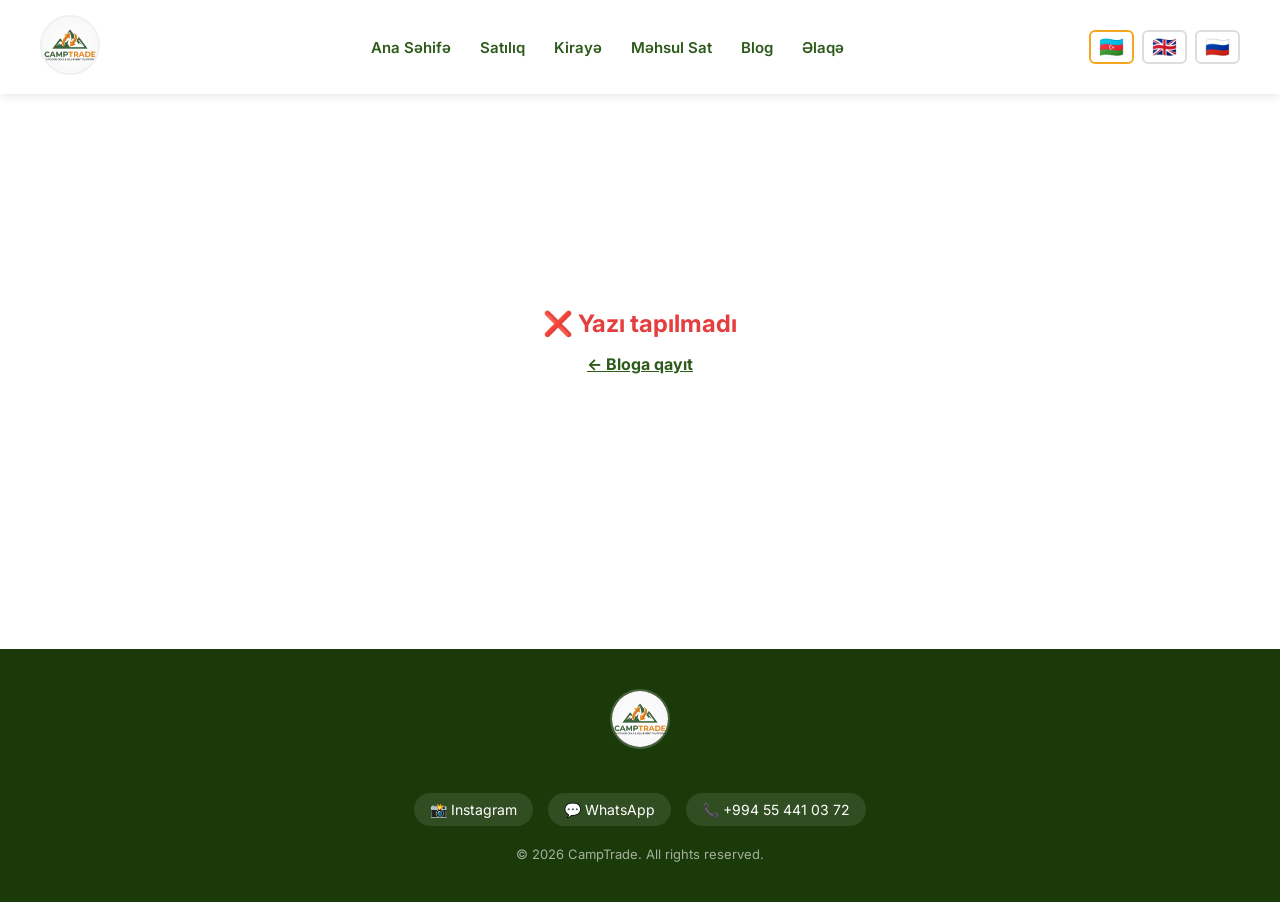
<file: blog-post.html>
<!DOCTYPE html>
<html lang="az">
<head>
<meta charset="UTF-8">
<meta name="viewport" content="width=device-width, initial-scale=1.0">
<title>CampTrade - Blog</title>
<link rel="icon" href="/favicon.ico" sizes="48x48">
<link rel="icon" type="image/png" sizes="192x192" href="/favicon-192.png">
<link rel="apple-touch-icon" href="/apple-touch-icon.png">
<link rel="stylesheet" href="css/shared.css">
<link href="https://fonts.googleapis.com/css2?family=Playfair+Display:wght@700;800&family=Inter:wght@400;500;600&display=swap" rel="stylesheet">
<style>
*{margin:0;padding:0;box-sizing:border-box}
html,body{max-width:100%;overflow-x:clip}
body{font-family:'Inter','Segoe UI',sans-serif;background:#fff}

/* ===== ÜST ŞƏKİL (köhnə böyük görünüş) ===== */
.hero{position:relative;height:92vh;min-height:520px;max-height:720px;overflow:hidden;background:#1a3a0a}
.hero-img{position:absolute;inset:0;width:100%;height:100%;object-fit:cover;object-position:center 30%;display:block;
  filter:brightness(.75);
  transform:scale(1.08);
  transition:transform 10s ease;
  animation:heroIn 1.8s ease forwards;
  mask-image:linear-gradient(to bottom,#000 0%,#000 60%,transparent 100%);
  -webkit-mask-image:linear-gradient(to bottom,#000 0%,#000 60%,transparent 100%)}
@keyframes heroIn{from{transform:scale(1.12);opacity:.6}to{transform:scale(1);opacity:1}}
.hero:hover .hero-img{transform:scale(1.05)}
.hero-ph{position:absolute;inset:0;display:flex;align-items:center;justify-content:center;font-size:120px;background:linear-gradient(135deg,#2d5a1b,#1a3a0a)}
.hero-shade{position:absolute;left:0;bottom:0;width:100%;height:75%;background:linear-gradient(to top,rgba(10,20,8,.88) 0%,rgba(10,20,8,.4) 50%,transparent 100%);pointer-events:none}
.hero-top{position:absolute;top:0;left:0;width:100%;height:20%;background:linear-gradient(to bottom,rgba(0,0,0,.3),transparent);pointer-events:none}
.hero-text{position:absolute;left:0;right:0;bottom:55px;max-width:1180px;margin:0 auto;padding:0 24px}
.back-btn{position:absolute;top:28px;left:35px;z-index:5;background:rgba(255,255,255,.18);backdrop-filter:blur(14px);-webkit-backdrop-filter:blur(14px);color:#fff;text-decoration:none;padding:10px 22px;border-radius:30px;font-size:13px;font-weight:600;border:1px solid rgba(255,255,255,.35);transition:all .3s}
.back-btn:hover{background:rgba(255,255,255,.32);transform:translateX(-3px)}
.tag{display:inline-block;background:#f5a623;color:#fff;padding:7px 18px;border-radius:30px;font-size:11px;font-weight:800;letter-spacing:2px;text-transform:uppercase;margin-bottom:18px}
.hero h1{font-family:'Playfair Display',Georgia,serif;font-size:44px;line-height:1.22;color:#fff;font-weight:800;text-shadow:0 4px 15px rgba(0,0,0,.85);max-width:800px;margin-bottom:18px}
.meta{display:flex;gap:22px;flex-wrap:wrap;font-size:13px;color:#fff;text-shadow:0 2px 8px rgba(0,0,0,.9);letter-spacing:.3px}

/* ===== MƏZMUN ===== */
.band{background:#fff}
.grid{max-width:1180px;margin:0 auto;padding:50px 24px 60px;display:grid;grid-template-columns:minmax(0,1fr) 340px;gap:45px;align-items:start}
.article{min-width:0}
.body{font-size:17px;line-height:1.9;color:#2e2e2e;overflow-wrap:anywhere}
.body h2{font-family:'Playfair Display',Georgia,serif;font-size:25px;color:#2d5a1b;margin:42px 0 14px;font-weight:700;position:relative;padding-bottom:12px}
.body h2:after{content:'';position:absolute;left:0;bottom:0;width:45px;height:3px;background:linear-gradient(to right,#2d5a1b,#f5a623);border-radius:3px}
.body h3{font-size:19px;color:#2d5a1b;margin:28px 0 10px;font-weight:700}
.body p{margin-bottom:18px}
.body ul,.body ol{margin:12px 0 20px 24px}
.body li{margin-bottom:9px;padding-left:4px}
.body strong{color:#111}
.body img{max-width:100%;height:auto;display:block;margin:28px auto;border-radius:16px;box-shadow:0 6px 26px rgba(0,0,0,.12)}
.body div[style*="background:#e8f5e9"]{border-radius:14px!important;padding:16px 22px!important;margin:26px 0!important}
.divider{width:70px;height:3px;background:linear-gradient(to right,#2d5a1b,#f5a623);border-radius:3px;margin:44px 0 30px}
.share{background:#f6f8f4;border:1px solid #e6ebe2;border-radius:18px;padding:28px;text-align:center}
.share p{font-size:11px;letter-spacing:2px;text-transform:uppercase;color:#999;font-weight:700;margin-bottom:16px}
.share-btns{display:flex;gap:12px;justify-content:center;flex-wrap:wrap}
.sbtn{padding:11px 24px;border-radius:30px;font-size:14px;font-weight:700;text-decoration:none;border:none;cursor:pointer;font-family:inherit;display:inline-block}
.sbtn.wa{background:#25D366;color:#fff}
.sbtn.cp{background:#2d5a1b;color:#fff}

/* ===== YAN PANEL ===== */
.side{display:flex;flex-direction:column;gap:20px;position:sticky;top:100px;min-width:0}
.box{background:#fff;border:1px solid #ececec;border-radius:16px;padding:20px}
.box h3{font-size:17px;color:#2d5a1b;margin-bottom:12px}
.pi{display:flex;gap:12px;align-items:center;text-decoration:none;color:inherit;padding:8px;border-radius:12px;transition:background .2s}
.pi:hover{background:#f5f5f5}
.pi img{width:70px;height:70px;border-radius:10px;object-fit:cover;flex:none;background:#eee}
.pi span{display:block;font-size:14px;font-weight:600;line-height:1.35;color:#222}
.pi b{display:block;margin-top:3px;color:#f5a623}
.all{display:block;text-align:center;margin-top:10px;font-size:14px;font-weight:700;color:#2d5a1b;text-decoration:none}
.cta{background:linear-gradient(135deg,#2d5a1b,#1a3a0a);border:none;text-align:center;color:#fff}
.cta h3{color:#fff}
.cta p{font-size:14px;opacity:.85;margin-bottom:14px}
.cta a{display:block;background:#25D366;color:#fff;padding:12px;border-radius:10px;text-decoration:none;font-weight:700}

/* ===== DİGƏR YAZILAR ===== */
.related{background:#f7f5f0;padding:55px 24px 65px}
.related-in{max-width:1180px;margin:0 auto}
.related h3{font-family:'Playfair Display',Georgia,serif;font-size:28px;color:#1a1a1a;margin-bottom:8px;font-weight:800}
.related .sub{font-size:14px;color:#999;margin-bottom:30px}
.rgrid{display:grid;grid-template-columns:repeat(auto-fill,minmax(260px,1fr));gap:22px}
.rcard{display:block;background:#fff;border-radius:16px;overflow:hidden;text-decoration:none;color:inherit;box-shadow:0 3px 15px rgba(0,0,0,.07);transition:transform .3s,box-shadow .3s}
.rcard:hover{transform:translateY(-5px);box-shadow:0 10px 30px rgba(0,0,0,.12)}
.rcard img{width:100%;height:160px;object-fit:cover;display:block}
.rph{height:160px;display:flex;align-items:center;justify-content:center;font-size:44px;background:linear-gradient(135deg,#2d5a1b,#1a3a0a)}
.rinfo{padding:18px}
.rtag{font-size:10px;font-weight:800;color:#f5a623;text-transform:uppercase;letter-spacing:1.5px;margin-bottom:8px}
.rinfo h4{font-size:15px;line-height:1.5;color:#1a1a1a;margin-bottom:8px}
.rinfo p{font-size:12px;color:#aaa}

/* ===== YÜKLƏNİR / XƏTA ===== */
.state{display:flex;flex-direction:column;align-items:center;justify-content:center;min-height:55vh;gap:16px;text-align:center;padding:40px 20px;color:#888}
.ring{width:46px;height:46px;border:4px solid #e8e8e0;border-top-color:#2d5a1b;border-radius:50%;animation:spin .85s linear infinite}
@keyframes spin{to{transform:rotate(360deg)}}

/* ===== TELEFON ===== */
@media(max-width:960px){
  .grid{display:block;padding:30px 20px 30px}
  .side{position:static;margin-top:34px}
}
@media(max-width:768px){
  .hero{height:70vh;min-height:400px}
  .hero h1{font-size:26px}
  .hero-text{padding:0 25px;bottom:35px}
  .back-btn{top:18px;left:18px;padding:9px 16px;font-size:12px}
  .body{font-size:16px}
  .related{padding:45px 20px}
}
</style>
</head>
<body>

<header>
  <a href="index.html" class="logo"><img src="images/logo.jpeg" alt="CampTrade Logo"></a>
  <nav>
    <a href="index.html">Ana Səhifə</a>
    <a href="satis.html">Satılıq</a>
    <a href="kiraye.html">Kirayə</a>
    <a href="sat.html">Məhsul Sat</a>
    <a href="blog.html">Blog</a>
    <a href="elaqe.html">Əlaqə</a>
  </nav>
  <div class="lang-switcher">
    <button class="lang-btn active">🇦🇿</button>
    <button class="lang-btn">🇬🇧</button>
    <button class="lang-btn">🇷🇺</button>
  </div>
</header>

<div id="postContent">
  <div class="state"><div class="ring"></div><p>Yazı yüklənir...</p></div>
</div>

<div class="related" id="relatedSection" style="display:none">
  <div class="related-in">
    <h3>Digər Yazılar</h3>
    <p class="sub">Bəlkə bunlar da marağınızı çəkər</p>
    <div class="rgrid" id="relatedGrid"></div>
  </div>
</div>

<footer>
  <div class="footer-logo"><img src="images/logo.jpeg" alt="CampTrade"></div>
  <div class="social-links">
    <a href="https://www.instagram.com/camp_trade?igsh=MTlxemZpaXY5Mm5qag==" target="_blank">📸 Instagram</a>
    <a href="https://wa.me/994554410372" target="_blank">💬 WhatsApp</a>
    <a href="tel:+994554410372">📞 +994 55 441 03 72</a>
  </div>
  <p>© 2026 CampTrade. All rights reserved.</p>
</footer>

<script>
var SB = "https://iupwahtmnybxrowbkcfs.supabase.co";
var KEY = "eyJhbGciOiJIUzI1NiIsInR5cCI6IkpXVCJ9.eyJpc3MiOiJzdXBhYmFzZSIsInJlZiI6Iml1cHdhaHRtbnlieHJvd2JrY2ZzIiwicm9sZSI6ImFub24iLCJpYXQiOjE3ODAzMTU3MDksImV4cCI6MjA5NTg5MTcwOX0.QG1fL54mB8-mMKhb3Amc7W7yhTAfo3mCP5UubdVqw4E";
var HDR = { apikey: KEY, Authorization: 'Bearer ' + KEY };
var MONTHS = ['Yanvar','Fevral','Mart','Aprel','May','İyun','İyul','Avqust','Sentyabr','Oktyabr','Noyabr','Dekabr'];

function esc(s) {
    return String(s == null ? '' : s).replace(/[&<>"']/g, function (c) {
        return { '&': '&amp;', '<': '&lt;', '>': '&gt;', '"': '&quot;', "'": '&#39;' }[c];
    });
}

function get(path) {
    return fetch(SB + '/rest/v1/' + path, { headers: HDR }).then(function (r) { return r.json(); });
}

function fmtDate(d) {
    var x = new Date(d);
    if (isNaN(x.getTime())) return '';
    return x.getDate() + ' ' + MONTHS[x.getMonth()] + ' ' + x.getFullYear();
}

function fmtRead(r) {
    r = String(r || '').trim();
    return /^\d+$/.test(r) ? r + ' dəq oxu' : r;
}

function countView(table, id, current, cb) {
    var key = 'v_' + table + '_' + id, last = 0;
    try { last = parseInt(localStorage.getItem(key) || '0', 10); } catch (e) {}
    if (Date.now() - last < 30 * 60 * 1000) { cb(current); return; }
    fetch(SB + '/rest/v1/rpc/increment_views', {
        method: 'POST',
        headers: { apikey: KEY, Authorization: 'Bearer ' + KEY, 'Content-Type': 'application/json' },
        body: JSON.stringify({ p_table: table, p_id: String(id) })
    })
    .then(function (r) { return r.json(); })
    .then(function (n) {
        try { localStorage.setItem(key, String(Date.now())); } catch (e) {}
        cb(typeof n === 'number' ? n : current);
    })
    .catch(function () { cb(current); });
}

function copyLink() {
    if (navigator.clipboard) navigator.clipboard.writeText(location.href);
    alert('✅ Link kopyalandı!');
}

function showError(msg) {
    document.getElementById('postContent').innerHTML =
        '<div class="state"><h2 style="color:#e53e3e">❌ ' + esc(msg) + '</h2>' +
        '<a href="blog.html" style="color:#2d5a1b;font-weight:700">← Bloga qayıt</a></div>';
}

function loadPost() {
    var id = new URLSearchParams(location.search).get('id');
    var m = location.pathname.match(/^\/blog\/([^\/]+)\/?$/);
    var slug = '';
    if (m) { try { slug = decodeURIComponent(m[1]); } catch (e) { slug = m[1]; } }
    if (!id && !slug) { showError('Yazı tapılmadı'); return; }
 
    get(slug ? 'blogs?slug=eq.' + encodeURIComponent(slug) : 'blogs?id=eq.' + encodeURIComponent(id))
        .then(function (d) {
            if (!Array.isArray(d) || !d[0]) { showError('Yazı tapılmadı'); return; }
            try { show(d[0]); }
            catch (e) { showError('Göstərmə xətası: ' + e.message); }
        })
        .catch(function () { showError('Xəta baş verdi'); });
}

function show(b) {

    var waLink = 'https://wa.me/?text=' + encodeURIComponent(b.baslig + ' ' + location.href);
    var cover = b.sekil
        ? '<img class="hero-img" src="' + esc(b.sekil) + '" alt="' + esc(b.baslig) + '">'
        : '<div class="hero-ph">📰</div>';

    document.getElementById('postContent').innerHTML =
        '<section class="hero">' +
            cover +
            '<div class="hero-top"></div>' +
            '<div class="hero-shade"></div>' +
            '<a href="blog.html" class="back-btn">← Bloga Qayıt</a>' +
            '<div class="hero-text">' +
                '<span class="tag">' + esc(b.kateqoriya) + '</span>' +
                '<h1>' + esc(b.baslig) + '</h1>' +
                '<div class="meta"><span>📅 ' + fmtDate(b.created_at) + '</span><span>⏱️ ' + esc(fmtRead(b.oxuma_muddeti)) + '</span><span id="viewsBadge">👁 ' + (b.views || 0) + ' baxış</span></div>' +
            '</div>' +
        '</section>' +
        '<div class="band"><div class="grid">' +
            '<article class="article">' +
                '<div class="body">' + (b.metn || '') + '</div>' +
                '<div class="divider"></div>' +
                '<div class="share"><p>Bu yazını paylaş</p><div class="share-btns">' +
                    '<a href="' + waLink + '" class="sbtn wa" target="_blank">💬 WhatsApp</a>' +
                    '<button class="sbtn cp" onclick="copyLink()">🔗 Linki Kopyala</button>' +
                '</div></div>' +
            '</article>' +
            '<aside class="side">' +
                '<div id="prodBox"></div>' +
                '<div class="box cta"><h3>Sualın var?</h3><p>Avadanlıq seçimində kömək edək.</p>' +
                '<a target="_blank" href="https://wa.me/994554410372">💬 WhatsApp ilə yaz</a></div>' +
            '</aside>' +
        '</div></div>';

    countView('blogs', b.id, b.views || 0, function (n) {
        var e = document.getElementById('viewsBadge');
        if (e) e.textContent = '👁 ' + n + ' baxış';
    });
    loadProducts(b.mehsul_kateqoriya);
    loadRelated(b.id);
}

/* Bloqda göstəriləcək məhsullar (admin paneldə seçilən alt kateqoriyalar) */
function loadProducts(csv) {
    var subs = String(csv || '').split(',').map(function (x) { return x.trim(); }).filter(Boolean);
    if (!subs.length) return;

    var list = '(' + subs.map(function (s) { return '"' + s + '"'; }).join(',') + ')';
    get('products?kateqoriya=eq.satis&alt_kateqoriya=in.' + encodeURIComponent(list) + '&order=created_at.desc&limit=6')
        .then(function (p) {
            if (!Array.isArray(p) || !p.length) return;
            var more = subs.length === 1 ? 'satis.html?c=' + encodeURIComponent(subs[0]) : 'satis.html';
            document.getElementById('prodBox').innerHTML =
                '<div class="box"><h3>🛒 Bu yazıdakı məhsullar</h3>' +
                p.map(function (x) {
                    var im = (x.sekiller || '').split(',')[0].trim() || 'images/logo.jpeg';
                    return '<a class="pi" href="product.html?id=' + encodeURIComponent(x.id) + '">' +
                        '<img src="' + esc(im) + '" alt="" onerror="this.src=\'images/logo.jpeg\'">' +
                        '<div><span>' + esc(x.ad) + '</span><b>' + esc(x.qiymet) + ' AZN</b></div></a>';
                }).join('') +
                '<a class="all" href="' + more + '">Hamısına bax →</a></div>';
        })
        .catch(function () {});
}

/* Digər yazılar */
function loadRelated(currentId) {
    get('blogs?order=created_at.desc&id=neq.' + encodeURIComponent(currentId) + '&limit=3')
        .then(function (list) {
            if (!Array.isArray(list) || !list.length) return;
            document.getElementById('relatedGrid').innerHTML = list.map(function (b) {
                var img = b.sekil
                    ? '<img src="' + esc(b.sekil) + '" alt="" onerror="this.style.display=\'none\'">'
                    : '<div class="rph">📰</div>';
                return '<a href="' + (b.slug ? '/blog/' + encodeURIComponent(b.slug) : 'blog-post.html?id=' + encodeURIComponent(b.id)) + '" class="rcard">' + img +
                    '<div class="rinfo"><div class="rtag">' + esc(b.kateqoriya) + '</div>' +
                    '<h4>' + esc(b.baslig) + '</h4><p>⏱️ ' + esc(fmtRead(b.oxuma_muddeti)) + '</p></div></a>';
            }).join('');
            document.getElementById('relatedSection').style.display = 'block';
        })
        .catch(function () {});
}

loadPost();
</script>
</body>
</html>
</file>
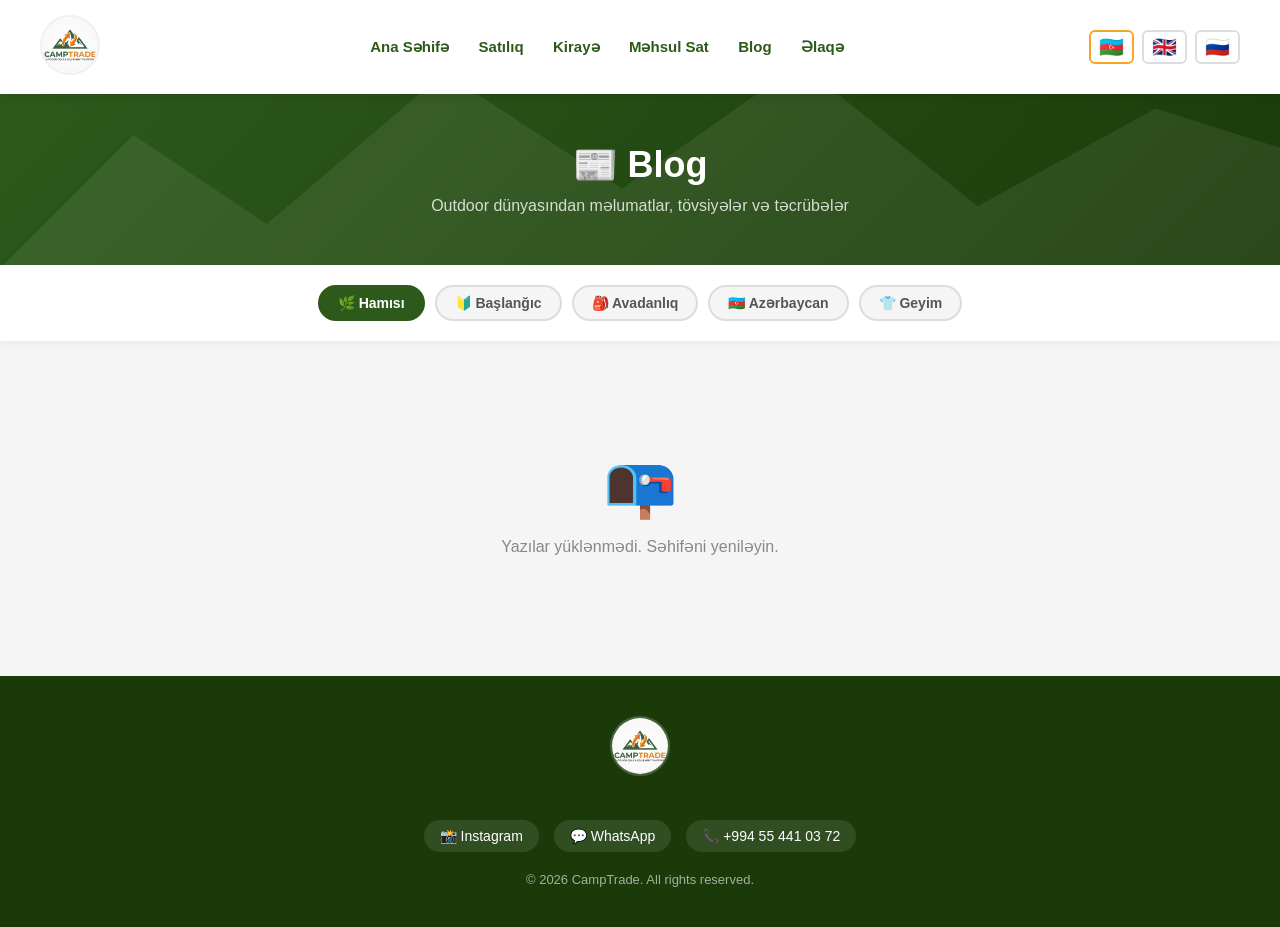
<file: blog.html>
<!DOCTYPE html>
<html lang="az">
<head>
    <meta charset="UTF-8">
    <meta name="viewport" content="width=device-width, initial-scale=1.0">
    <link rel="icon" href="/favicon.ico" sizes="48x48">
   <link rel="icon" type="image/png" sizes="192x192" href="/favicon-192.png">
   <link rel="apple-touch-icon" href="/apple-touch-icon.png">
    <title>Outdoor Blog – Camping və Hiking Məsləhətləri | CampTrade</title>
    <meta name="description" content="Camping, hiking və outdoor avadanlıqları haqqında bloglar.">
    <link rel="canonical" href="https://camptrade.az/blog">
    <link rel="stylesheet" href="css/shared.css">
    <style>
        .page-hero {
            background: linear-gradient(135deg, #2d5a1b, #1a3a0a);
            color: white;
            padding: 50px 40px;
            text-align: center;
            position: relative;
            overflow: hidden;
        }
        .page-hero svg { position: absolute; top:0; left:0; width:100%; height:100%; opacity:0.07; pointer-events:none; }
        .page-hero-content { position: relative; z-index: 2; }
        .page-hero h1 { font-size: 36px; margin-bottom: 10px; }
        .page-hero p { opacity: 0.8; font-size: 16px; }

        .filter-bar {
            background: white;
            padding: 20px 40px;
            display: flex;
            gap: 10px;
            flex-wrap: wrap;
            justify-content: center;
            box-shadow: 0 2px 8px rgba(0,0,0,0.05);
        }

        .filter-btn {
            background: #f5f5f5;
            border: 2px solid #ddd;
            color: #555;
            padding: 8px 18px;
            border-radius: 20px;
            cursor: pointer;
            font-size: 14px;
            font-weight: 600;
            transition: all 0.3s;
        }

        .filter-btn:hover, .filter-btn.active {
            background: #2d5a1b;
            border-color: #2d5a1b;
            color: white;
        }

        .blog-container {
            max-width: 1100px;
            margin: 50px auto;
            padding: 0 40px;
        }

        .blog-grid {
            display: grid;
            grid-template-columns: repeat(auto-fill, minmax(320px, 1fr));
            gap: 30px;
        }

        .blog-card {
            background: white;
            border-radius: 15px;
            overflow: hidden;
            box-shadow: 0 3px 15px rgba(0,0,0,0.08);
            transition: transform 0.3s, box-shadow 0.3s;
            cursor: pointer;
        }

        .blog-card:hover { transform: translateY(-5px); box-shadow: 0 8px 25px rgba(0,0,0,0.15); }

        .blog-img {
            width: 100%;
            height: 200px;
            object-fit: cover;
            background: linear-gradient(135deg, #2d5a1b, #1a3a0a);
            display: flex;
            align-items: center;
            justify-content: center;
            font-size: 65px;
        }

        .blog-img img {
            width: 100%;
            height: 100%;
            object-fit: cover;
        }

        .blog-info { padding: 22px; }

        .blog-tag {
            display: inline-block;
            background: #e8f5e9;
            color: #2d5a1b;
            padding: 4px 12px;
            border-radius: 20px;
            font-size: 12px;
            font-weight: 700;
            margin-bottom: 12px;
        }

        .blog-info h3 { font-size: 17px; color: #222; margin-bottom: 10px; line-height: 1.5; }
        .blog-meta { display: flex; gap: 15px; font-size: 12px; color: #aaa; margin-bottom: 15px; }

        .read-more {
            display: inline-block;
            color: #2d5a1b;
            font-weight: 700;
            font-size: 14px;
            text-decoration: none;
            border-bottom: 2px solid #f5a623;
            padding-bottom: 2px;
        }

        .loading { text-align: center; padding: 60px; font-size: 18px; color: #888; }
        .empty-state { text-align: center; padding: 60px; color: #888; }
        .empty-state .icon { font-size: 60px; margin-bottom: 15px; }

        /* BLOG POST POPUP */
        .post-overlay {
            display: none;
            position: fixed;
            top: 0; left: 0;
            width: 100%; height: 100%;
            background: rgba(0,0,0,0.85);
            z-index: 1000;
            overflow-y: auto;
            padding: 20px;
        }

        .post-box {
            max-width: 750px;
            margin: 20px auto;
            background: white;
            border-radius: 20px;
            overflow: hidden;
            position: relative;
        }

        .post-close {
            position: absolute;
            top: 12px; right: 12px;
            background: rgba(0,0,0,0.6);
            color: white;
            border: none;
            width: 34px; height: 34px;
            border-radius: 50%;
            font-size: 16px;
            cursor: pointer;
            z-index: 10;
        }

        .post-cover {
            width: 100%;
            height: 300px;
            object-fit: cover;
        }

        .post-cover-placeholder {
            width: 100%;
            height: 300px;
            background: linear-gradient(135deg, #2d5a1b, #1a3a0a);
            display: flex;
            align-items: center;
            justify-content: center;
            font-size: 80px;
        }

        .post-content { padding: 30px; }
        .post-content h1 { font-size: 26px; color: #2d5a1b; margin-bottom: 12px; line-height: 1.4; }
        .post-meta { display: flex; gap: 15px; font-size: 13px; color: #aaa; margin-bottom: 25px; flex-wrap: wrap; }

        .post-body { font-size: 16px; color: #444; line-height: 1.9; }
        .post-body h2 { font-size: 20px; color: #2d5a1b; margin: 25px 0 12px; }
        .post-body p { margin-bottom: 15px; }
        .post-body ul { margin: 10px 0 15px 20px; }
        .post-body ul li { margin-bottom: 8px; }

        @media (max-width: 768px) {
            .blog-container { padding: 0 15px; }
            .blog-grid { grid-template-columns: 1fr; }
            .filter-bar { padding: 15px; }
            .post-content { padding: 20px; }
            .post-content h1 { font-size: 22px; }
        }
    </style>
</head>
<body>

<header>
    <a href="index.html" class="logo">
        <img src="images/logo.jpeg" alt="CampTrade Logo">
    </a>
    <nav>
        <a href="index.html">Ana Səhifə</a>
        <a href="satis.html">Satılıq</a>
        <a href="kiraye.html">Kirayə</a>
        <a href="sat.html">Məhsul Sat</a>
        <a href="blog.html">Blog</a>
        <a href="elaqe.html">Əlaqə</a>
    </nav>
    <div class="lang-switcher">
        <button class="lang-btn active">🇦🇿</button>
        <button class="lang-btn">🇬🇧</button>
        <button class="lang-btn">🇷🇺</button>
    </div>
</header>

<div class="page-hero">
    <svg viewBox="0 0 1440 300" preserveAspectRatio="xMidYMid slice">
        <polygon points="-50,300 150,100 300,200 500,30 700,160 900,20 1100,180 1300,70 1490,130 1490,300" fill="white"/>
    </svg>
    <div class="page-hero-content">
        <h1>📰 Blog</h1>
        <p>Outdoor dünyasından məlumatlar, tövsiyələr və təcrübələr</p>
    </div>
</div>

<div class="filter-bar">
    <button class="filter-btn active" onclick="filterBlogs('all', this)">🌿 Hamısı</button>
    <button class="filter-btn" onclick="filterBlogs('Başlanğıc', this)">🔰 Başlanğıc</button>
    <button class="filter-btn" onclick="filterBlogs('Avadanlıq', this)">🎒 Avadanlıq</button>
    <button class="filter-btn" onclick="filterBlogs('Azərbaycan', this)">🇦🇿 Azərbaycan</button>
    <button class="filter-btn" onclick="filterBlogs('Geyim', this)">👕 Geyim</button>
</div>

<div class="blog-container">
    <div class="loading" id="loading" data-nosnippet>⏳ Yazılar yüklənir...</div>
    <div class="blog-grid" id="blogGrid" style="display:none"></div>
    <div class="empty-state" id="emptyState" style="display:none" data-nosnippet>
        <div class="icon">📭</div>
        <p>Hələ blog yazısı yoxdur.</p>
    </div>
</div>

<!-- BLOG POST POPUP -->
<div class="post-overlay" id="postOverlay">
    <div class="post-box">
        <button class="post-close" onclick="closePost()">✕</button>
        <div id="postCoverContainer"></div>
        <div class="post-content">
            <h1 id="postTitle"></h1>
            <div class="post-meta" id="postMeta"></div>
            <div class="post-body" id="postBody"></div>
        </div>
    </div>
</div>

<footer>
    <div class="footer-logo">
        <img src="images/logo.jpeg" alt="CampTrade">
    </div>
    <div class="social-links">
        <a href="https://www.instagram.com/camp_trade?igsh=MTlxemZpaXY5Mm5qag==" target="_blank">📸 Instagram</a>
        <a href="https://wa.me/994554410372" target="_blank">💬 WhatsApp</a>
        <a href="tel:+994554410372">📞 +994 55 441 03 72</a>
    </div>
    <p>© 2026 CampTrade. All rights reserved.</p>
</footer>

<script>
var SUPABASE_URL = "https://iupwahtmnybxrowbkcfs.supabase.co";
var SUPABASE_KEY = "eyJhbGciOiJIUzI1NiIsInR5cCI6IkpXVCJ9.eyJpc3MiOiJzdXBhYmFzZSIsInJlZiI6Iml1cHdhaHRtbnlieHJvd2JrY2ZzIiwicm9sZSI6ImFub24iLCJpYXQiOjE3ODAzMTU3MDksImV4cCI6MjA5NTg5MTcwOX0.QG1fL54mB8-mMKhb3Amc7W7yhTAfo3mCP5UubdVqw4E";

var allBlogs = [];
var currentFilter = 'all';

function loadBlogs() {
    fetch(SUPABASE_URL + '/rest/v1/blogs?order=created_at.desc', {
        headers: {
            'apikey': SUPABASE_KEY,
            'Authorization': 'Bearer ' + SUPABASE_KEY
        }
    })
    .then(function(res) { return res.json(); })
    .then(function(blogs) {
        document.getElementById('loading').style.display = 'none';

        if (!blogs || blogs.length === 0) {
            document.getElementById('emptyState').style.display = 'block';
            return;
        }

        allBlogs = blogs;
        renderBlogs(blogs);
    })
    .catch(function() {
    document.getElementById('loading').style.display = 'none';
    var e = document.getElementById('emptyState');
    e.querySelector('p').textContent = 'Yazılar yüklənmədi. Səhifəni yeniləyin.';
    e.style.display = 'block';
    });
}

function postUrl(b) { return b.slug ? '/blog/' + encodeURIComponent(b.slug) : 'blog-post.html?id=' + b.id; }

function renderBlogs(blogs) {
    var grid = document.getElementById('blogGrid');
    var empty = document.getElementById('emptyState');

    if (!blogs || blogs.length === 0) {
        grid.style.display = 'none';
        empty.style.display = 'block';
        return;
    }

    empty.style.display = 'none';
    grid.style.display = 'grid';
    grid.innerHTML = '';

    blogs.forEach(function(b, index) {
        var card = document.createElement('div');
        card.className = 'blog-card';

        var imgHtml = b.sekil
            ? '<div class="blog-img"><img src="' + b.sekil + '" alt="' + b.baslig + '" onerror="this.parentElement.innerHTML=\'📰\'"></div>'
            : '<div class="blog-img">📰</div>';

        var dt = new Date(b.created_at);
        var date = dt.getDate() + ' ' + ['Yanvar','Fevral','Mart','Aprel','May','İyun','İyul','Avqust','Sentyabr','Oktyabr','Noyabr','Dekabr'][dt.getMonth()] + ' ' + dt.getFullYear();

        card.innerHTML =
            imgHtml +
            '<div class="blog-info">' +
                '<span class="blog-tag">' + b.kateqoriya + '</span>' +
                '<h3>' + b.baslig + '</h3>' +
                '<div class="blog-meta">' +
                    '<span>📅 ' + date + '</span>' +
                    '<span>⏱️ ' + (/^\d+$/.test(String(b.oxuma_muddeti).trim()) ? b.oxuma_muddeti + ' dəq oxu' : b.oxuma_muddeti) + '</span>' +
                '</div>' +
                '<a href="' + postUrl(b) + '" class="read-more">Davam et →</a>' +
            '</div>';

            card.addEventListener('click', function() {
               window.location.href = postUrl(b);
           });

        grid.appendChild(card);
    });
}

function filterBlogs(category, btn) {
    document.querySelectorAll('.filter-btn').forEach(function(b) { b.classList.remove('active'); });
    btn.classList.add('active');
    currentFilter = category;

    if (category === 'all') {
        renderBlogs(allBlogs);
    } else {
        var filtered = allBlogs.filter(function(b) { return b.kateqoriya === category; });
        renderBlogs(filtered);
    }
}

function openPost(index) {
    var b = allBlogs[index];
    window.location.href = postUrl(b);
}

function closePost() {
    document.getElementById('postOverlay').style.display = 'none';
    document.body.style.overflow = 'auto';
}

document.getElementById('postOverlay').addEventListener('click', function(e) {
    if (e.target === this) closePost();
});

loadBlogs();
</script>

</body>
</html>
</file>
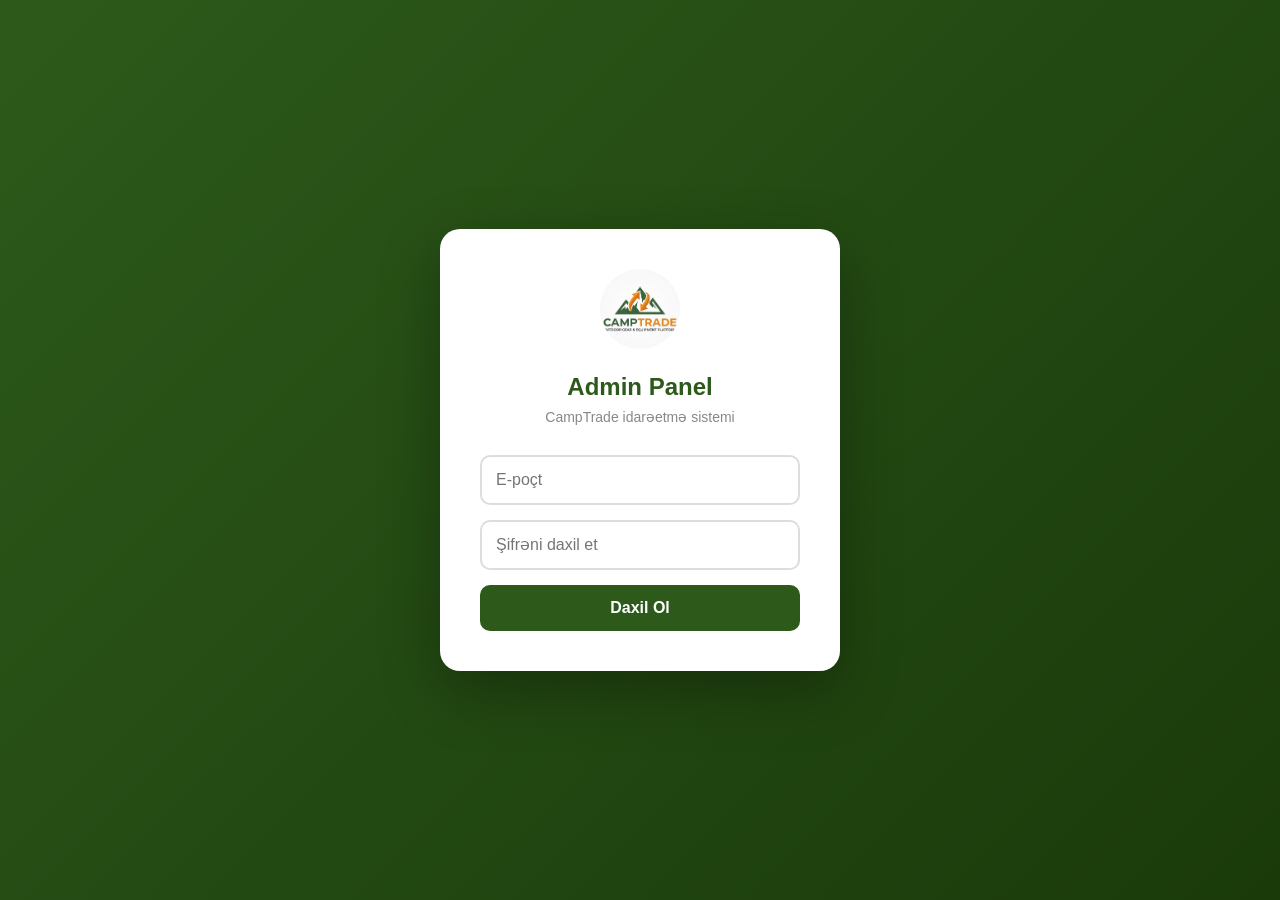
<file: cp-panel-8290.html>
<!DOCTYPE html>
<html lang="az">
<head>
    <meta charset="UTF-8">
    <meta name="viewport" content="width=device-width, initial-scale=1.0">
    <meta name="robots" content="noindex, nofollow">
    <link rel="icon" href="/favicon.ico" sizes="48x48">
   <link rel="icon" type="image/png" sizes="192x192" href="/favicon-192.png">
   <link rel="apple-touch-icon" href="/apple-touch-icon.png">
    <title>CampTrade Admin Panel</title>
    <style>
        * { margin: 0; padding: 0; box-sizing: border-box; }
        body { font-family: 'Segoe UI', sans-serif; background: #f0f4f0; }

        .login-screen {
            min-height: 100vh;
            display: flex;
            align-items: center;
            justify-content: center;
            background: linear-gradient(135deg, #2d5a1b, #1a3a0a);
        }

        .login-box {
            background: white;
            padding: 40px;
            border-radius: 20px;
            width: 100%;
            max-width: 400px;
            text-align: center;
            box-shadow: 0 20px 60px rgba(0,0,0,0.3);
        }

        .login-box img { height: 80px; width: 80px; border-radius: 50%; object-fit: cover; margin-bottom: 20px; }
        .login-box h2 { color: #2d5a1b; margin-bottom: 8px; font-size: 24px; }
        .login-box p { color: #888; margin-bottom: 30px; font-size: 14px; }

        .login-box input {
            width: 100%; padding: 14px; border: 2px solid #ddd;
            border-radius: 10px; font-size: 16px; margin-bottom: 15px;
            outline: none; transition: border-color 0.3s;
        }
        .login-box input:focus { border-color: #2d5a1b; }

        .login-btn {
            width: 100%; padding: 14px; background: #2d5a1b; color: white;
            border: none; border-radius: 10px; font-size: 16px; font-weight: 700;
            cursor: pointer; transition: background 0.3s;
        }
        .login-btn:hover { background: #f5a623; }
        .error-msg { color: red; font-size: 13px; margin-top: 10px; display: none; }

        .admin-panel { display: none; }

        .admin-header {
            background: #2d5a1b; color: white; padding: 15px 30px;
            display: flex; justify-content: space-between; align-items: center;
        }
        .admin-header img { height: 45px; width: 45px; border-radius: 50%; object-fit: cover; }
        .admin-header h1 { font-size: 20px; margin-left: 15px; }
        .admin-header-left { display: flex; align-items: center; }

        .logout-btn {
            background: rgba(255,255,255,0.2); color: white; border: none;
            padding: 8px 16px; border-radius: 8px; cursor: pointer;
            font-size: 14px; transition: background 0.3s;
        }
        .logout-btn:hover { background: #f5a623; }

        .admin-content { max-width: 900px; margin: 40px auto; padding: 0 20px; }
        .tabs { display: flex; gap: 10px; margin-bottom: 30px; flex-wrap: wrap; }

        .tab-btn {
            padding: 10px 25px; border: 2px solid #ddd; background: white;
            border-radius: 25px; cursor: pointer; font-size: 15px; font-weight: 600;
            color: #555; transition: all 0.3s;
        }
        .tab-btn.active { background: #2d5a1b; border-color: #2d5a1b; color: white; }

        .form-card {
            background: white; border-radius: 15px; padding: 35px;
            box-shadow: 0 3px 15px rgba(0,0,0,0.08); margin-bottom: 30px;
        }
        .form-card h2 { color: #2d5a1b; margin-bottom: 25px; font-size: 22px; }

        .form-group { margin-bottom: 20px; }
        .form-group label { display: block; font-weight: 600; color: #333; margin-bottom: 8px; font-size: 14px; }

        .form-group input,
        .form-group textarea,
        .form-group select {
            width: 100%; padding: 12px 15px; border: 2px solid #ddd;
            border-radius: 10px; font-size: 15px; outline: none;
            transition: border-color 0.3s; font-family: inherit;
        }
        .form-group input:focus,
        .form-group textarea:focus,
        .form-group select:focus { border-color: #2d5a1b; }
        .form-group textarea { height: 100px; resize: vertical; }

        .form-row { display: grid; grid-template-columns: 1fr 1fr; gap: 20px; }

        .photo-upload-area {
            border: 2px dashed #ddd; border-radius: 10px; padding: 25px;
            text-align: center; cursor: pointer; transition: all 0.3s; position: relative;
        }
        .photo-upload-area:hover { border-color: #2d5a1b; background: #f9fff9; }
        .photo-upload-area input[type="file"] {
            position: absolute; top: 0; left: 0; width: 100%; height: 100%;
            opacity: 0; cursor: pointer; border: none; padding: 0;
        }
        .photo-upload-area .upload-icon { font-size: 35px; margin-bottom: 8px; }
        .photo-upload-area p { color: #888; font-size: 14px; }

        /* PHOTO REORDER */
        .photo-reorder-container {
            display: flex;
            gap: 10px;
            flex-wrap: wrap;
            margin-top: 15px;
            min-height: 20px;
        }

        .photo-reorder-item {
            position: relative;
            width: 100px;
            height: 100px;
            border-radius: 10px;
            overflow: hidden;
            border: 3px solid #ddd;
            cursor: grab;
            transition: border-color 0.3s, transform 0.2s;
            user-select: none;
        }

        .photo-reorder-item:active { cursor: grabbing; transform: scale(1.05); }
        .photo-reorder-item.dragging { opacity: 0.4; border-color: #f5a623; }
        .photo-reorder-item.drag-over { border-color: #2d5a1b; transform: scale(1.05); }

        .photo-reorder-item img {
            width: 100%; height: 100%; object-fit: cover;
        }

        .photo-reorder-item .photo-num {
            position: absolute;
            top: 5px; left: 5px;
            background: rgba(0,0,0,0.65);
            color: white;
            width: 22px; height: 22px;
            border-radius: 50%;
            font-size: 12px;
            font-weight: 700;
            display: flex;
            align-items: center;
            justify-content: center;
        }

        .photo-reorder-item .photo-num.first {
            background: #f5a623;
        }

        .photo-reorder-item .remove-photo {
            position: absolute;
            top: 5px; right: 5px;
            background: rgba(229,57,53,0.85);
            color: white;
            border: none;
            width: 22px; height: 22px;
            border-radius: 50%;
            font-size: 14px;
            cursor: pointer;
            display: flex;
            align-items: center;
            justify-content: center;
            line-height: 1;
        }

        .reorder-hint {
            font-size: 12px;
            color: #888;
            margin-top: 8px;
            display: none;
        }

        .submit-btn {
            width: 100%; padding: 15px; background: #f5a623; color: white; border: none;
            border-radius: 10px; font-size: 17px; font-weight: 700; cursor: pointer;
            transition: background 0.3s, transform 0.2s; margin-top: 10px;
        }
        .submit-btn:hover { background: #e09515; transform: translateY(-2px); }
        .submit-btn:disabled { background: #ccc; cursor: not-allowed; transform: none; }

        .success-msg {
            background: #e8f5e9; border: 2px solid #2d5a1b; color: #2d5a1b;
            padding: 15px 20px; border-radius: 10px; margin-top: 15px;
            display: none; font-weight: 600; text-align: center;
        }

        .product-item {
            background: white; border-radius: 12px; padding: 15px 20px;
            margin-bottom: 15px; display: flex; align-items: center;
            gap: 15px; box-shadow: 0 2px 10px rgba(0,0,0,0.06);
        }
        .product-item img { width: 70px; height: 70px; object-fit: cover; border-radius: 8px; background: #eee; }
        .product-item-info { flex: 1; }
        .product-item-info h3 { font-size: 16px; color: #222; margin-bottom: 4px; }
        .product-item-info p { font-size: 13px; color: #888; }
        .product-item-price { font-size: 18px; font-weight: 700; color: #f5a623; white-space: nowrap; }

        .edit-btn {
            background: #e8f5e9; color: #2d5a1b; border: none; padding: 8px 14px;
            border-radius: 8px; cursor: pointer; font-size: 13px; font-weight: 600;
            transition: background 0.3s; white-space: nowrap;
        }
        .edit-btn:hover { background: #2d5a1b; color: white; }

        .delete-btn {
            background: #ffe5e5; color: #e53e3e; border: none; padding: 8px 14px;
            border-radius: 8px; cursor: pointer; font-size: 13px; font-weight: 600;
            transition: background 0.3s; white-space: nowrap;
        }
        .delete-btn:hover { background: #e53e3e; color: white; }

        .empty-list { text-align: center; padding: 40px; color: #aaa; font-size: 15px; }
        .loading-spinner { text-align: center; padding: 15px; color: #888; display: none; }

        .blog-editor-toolbar {
            background: #f5f5f5; padding: 8px 12px; display: flex;
            gap: 8px; flex-wrap: wrap; border-bottom: 1px solid #ddd;
        }
        .blog-editor-toolbar button {
            background: white; border: 1px solid #ddd; padding: 5px 10px;
            border-radius: 5px; cursor: pointer; font-size: 14px; transition: background 0.2s;
        }
        .blog-editor-toolbar button:hover { background: #e8f5e9; }

        .blog-editor-body {
            padding: 15px; min-height: 300px; outline: none;
            font-size: 15px; line-height: 1.8; font-family: 'Segoe UI', sans-serif;
        }

        .edit-modal {
            display: none; position: fixed; top: 0; left: 0;
            width: 100%; height: 100%; background: rgba(0,0,0,0.7);
            z-index: 1000; overflow-y: auto; padding: 20px;
        }

        .edit-box {
            max-width: 700px; margin: 30px auto; background: white;
            border-radius: 20px; padding: 35px; position: relative;
        }

        .edit-box h2 { color: #2d5a1b; margin-bottom: 25px; font-size: 22px; }

        .edit-close {
            position: absolute; top: 15px; right: 15px; background: #eee;
            border: none; width: 34px; height: 34px; border-radius: 50%;
            font-size: 18px; cursor: pointer;
        }

        .prodpick { border: 2px solid #ddd; border-radius: 10px; padding: 12px 15px; max-height: 260px; overflow-y: auto; background: #fff; }
        .pg-title { font-weight: 700; color: #2d5a1b; margin: 8px 0 6px; font-size: 14px; }
        .pg-row { display: flex; flex-wrap: wrap; gap: 8px; margin-bottom: 6px; }
        .prodpick .pg-chk { display: inline-flex; align-items: center; gap: 6px; background: #f5f5f5; border: 1px solid #ddd; border-radius: 20px; padding: 6px 12px; font-size: 13px; cursor: pointer; font-weight: 400; margin: 0; }
        .prodpick .pg-chk input { width: auto; padding: 0; border: none; }

        @media (max-width: 600px) {
            .form-row { grid-template-columns: 1fr; }
            .admin-content { padding: 0 15px; }
            .product-item { flex-wrap: wrap; }
        }
    </style>
</head>
<body>

<div class="login-screen" id="loginScreen">
    <div class="login-box">
        <img src="images/logo.jpeg" alt="CampTrade">
        <h2>Admin Panel</h2>
        <p>CampTrade idarəetmə sistemi</p>
        <input type="email" id="emailInput" placeholder="E-poçt">
        <input type="password" id="passwordInput" placeholder="Şifrəni daxil et"
               onkeypress="if(event.key==='Enter') login()">
        <button class="login-btn" onclick="login()">Daxil Ol</button>
        <p class="error-msg" id="errorMsg"> ❌ E-poçt və ya şifrə səhvdir! </p>
    </div>
</div>

<div class="admin-panel" id="adminPanel">
    <div class="admin-header">
        <div class="admin-header-left">
            <img src="images/logo.jpeg" alt="CampTrade">
            <h1>CampTrade Admin Panel</h1>
        </div>
        <button class="logout-btn" onclick="logout()">🚪 Çıxış</button>
    </div>

    <div class="admin-content">
        <div class="tabs">
            <button class="tab-btn active" onclick="showTab('addProduct', this)">➕ Məhsul Əlavə Et</button>
            <button class="tab-btn" onclick="showTab('satisList', this)">🛒 Satılıq</button>
            <button class="tab-btn" onclick="showTab('kirayeList', this)">⛺ Kirayə</button>
            <button class="tab-btn" onclick="showTab('addBlog', this)">📝 Blog Əlavə Et</button>
            <button class="tab-btn" onclick="showTab('blogList', this)">📰 Bloglar</button>
        </div>

        <!-- ADD PRODUCT -->
        <div id="addProduct">
            <div class="form-card">
                <h2>➕ Yeni Məhsul Əlavə Et</h2>

                <div class="form-group">
                    <label>📦 Kateqoriya</label>
                    <select id="category" onchange="toggleCondition()">
                        <option value="satis">🛒 Satılıq</option>
                        <option value="kiraye">⛺ Kirayə</option>
                    </select>
                </div>

                <div class="form-group">
                    <label>📝 Məhsul Adı</label>
                    <input type="text" id="productName" placeholder="Məs: Coleman 4 Nəfərlik Çadır">
                </div>

                <div class="form-row">
                    <div class="form-group">
                        <label>💰 Qiymət (AZN)</label>
                        <input type="number" id="productPrice" placeholder="Məs: 150">
                    </div>
                    <div class="form-group" id="conditionGroup">
                        <label>✅ Vəziyyət</label>
                        <select id="productCondition">
                            <option value="Yeni">🟢 Yeni</option>
                            <option value="İşlənmiş - Əla">🟡 İşlənmiş - Əla</option>
                            <option value="İşlənmiş - Yaxşı">🟠 İşlənmiş - Yaxşı</option>
                            <option value="İkinci Əl">🟡 İkinci Əl</option>
                        </select>
                    </div>
                </div>

                <div class="form-group" style="margin-bottom: 20px;">
    <label>📋 Məhsul Haqqında</label>
    <div style="border:2px solid #ddd; border-radius:10px; overflow:hidden; background:white;">

        <!-- TOOLBAR -->
        <div style="background:#f8f8f8; padding:10px 12px; display:flex; gap:6px; flex-wrap:wrap; border-bottom:2px solid #eee; align-items:center;">
            <!-- Text formatting -->
            <button type="button" onclick="blogCmd('bold')" style="background:white;border:1px solid #ddd;padding:6px 12px;border-radius:6px;cursor:pointer;font-weight:bold;font-size:14px;" title="Qalın">B</button>
            <button type="button" onclick="blogCmd('italic')" style="background:white;border:1px solid #ddd;padding:6px 12px;border-radius:6px;cursor:pointer;font-style:italic;font-size:14px;" title="İtalik">I</button>
            <button type="button" onclick="blogCmd('underline')" style="background:white;border:1px solid #ddd;padding:6px 12px;border-radius:6px;cursor:pointer;text-decoration:underline;font-size:14px;" title="Alt xətt">U</button>

            <div style="width:1px;height:24px;background:#ddd;margin:0 4px;"></div>

            <!-- Headings -->
            <button type="button" onclick="blogBlock('h2')" style="background:white;border:1px solid #ddd;padding:6px 12px;border-radius:6px;cursor:pointer;font-size:13px;font-weight:700;" title="Başlıq">H2</button>
            <button type="button" onclick="blogBlock('h3')" style="background:white;border:1px solid #ddd;padding:6px 12px;border-radius:6px;cursor:pointer;font-size:13px;font-weight:600;" title="Alt başlıq">H3</button>
            <button type="button" onclick="blogBlock('p')" style="background:white;border:1px solid #ddd;padding:6px 12px;border-radius:6px;cursor:pointer;font-size:13px;" title="Normal mətn">¶</button>

            <div style="width:1px;height:24px;background:#ddd;margin:0 4px;"></div>

            <!-- Lists -->
            <button type="button" onclick="blogCmd('insertUnorderedList')" style="background:white;border:1px solid #ddd;padding:6px 12px;border-radius:6px;cursor:pointer;font-size:14px;" title="Siyahı">• List</button>
            <button type="button" onclick="blogCmd('insertOrderedList')" style="background:white;border:1px solid #ddd;padding:6px 12px;border-radius:6px;cursor:pointer;font-size:14px;" title="Nömrəli siyahı">1. List</button>

            <div style="width:1px;height:24px;background:#ddd;margin:0 4px;"></div>

            <!-- Special -->
            <button type="button" onclick="insertBlogTip()" style="background:#e8f5e9;border:1px solid #2d5a1b;padding:6px 12px;border-radius:6px;cursor:pointer;font-size:13px;color:#2d5a1b;font-weight:600;" title="Məsləhət qutusu">💡 Tip</button>
            <button type="button" onclick="insertBlogImage()" style="background:#fff3e0;border:1px solid #f5a623;padding:6px 12px;border-radius:6px;cursor:pointer;font-size:13px;color:#e65100;font-weight:600;" title="Şəkil əlavə et">📷 Şəkil</button>

            <div style="width:1px;height:24px;background:#ddd;margin:0 4px;"></div>

            <!-- Align -->
            <button type="button" onclick="blogCmd('justifyLeft')" style="background:white;border:1px solid #ddd;padding:6px 10px;border-radius:6px;cursor:pointer;font-size:14px;" title="Sol">≡</button>
            <button type="button" onclick="blogCmd('justifyCenter')" style="background:white;border:1px solid #ddd;padding:6px 10px;border-radius:6px;cursor:pointer;font-size:14px;" title="Orta">≡</button>
        </div>

        <!-- Yazı yazılacaq böyük boşluq (Content Editable) -->
        <div id="productDesc" contenteditable="true" style="padding: 15px; min-height: 180px; outline: none; font-size: 14px; line-height: 1.5; color: #333;" placeholder="Məhsul haqqında ətraflı məlumat yazın..."></div>
    </div>
</div>

                <div class="form-group">
                    <label>📱 WhatsApp Nömrə</label>
                    <input type="text" id="productWhatsapp" placeholder="Məs: 994501234567">
                </div>

                <div class="form-group">
                    <label>🏷️ Məhsul Kateqoriyası</label>
                    <select id="mainCat" onchange="fillSubs('mainCat','subCat')"></select>
                    <select id="subCat" style="margin-top:8px"></select>
                </div>

                <div class="form-group">
                    <label>📷 Məhsul Şəkilləri</label>
                    <div class="photo-upload-area">
                        <input type="file" id="photoFiles" accept="image/*" multiple onchange="handlePhotoSelect(this)">
                        <div class="upload-icon">📸</div>
                        <p>Şəkil yükləmək üçün bura bas</p>
                        <p style="font-size:12px; color:#aaa; margin-top:5px">Bir neçə şəkil seçə bilərsən</p>
                    </div>
                    <div class="photo-reorder-container" id="photoReorderContainer"></div>
                    <p class="reorder-hint" id="reorderHint">💡 Şəkilləri sürükləyərək sıralamanı dəyişə bilərsən. 🟠 1 — əsas şəkildir.</p>
                </div>

                <button class="submit-btn" id="submitBtn" onclick="addProduct()">✅ Məhsulu Əlavə Et</button>
                <div class="loading-spinner" id="loadingSpinner">⏳ Şəkillər yüklənir...</div>
                <div class="success-msg" id="successMsg">🎉 Məhsul uğurla əlavə edildi!</div>
            </div>
        </div>

        <!-- SATIS LIST -->
        <div id="satisList" style="display:none">
            <div class="form-card">
                <h2>🛒 Satılıq Məhsullar</h2>
                <div id="satisListContent"><div class="empty-list">⏳ Yüklənir...</div></div>
            </div>
        </div>

        <!-- KIRAYE LIST -->
        <div id="kirayeList" style="display:none">
            <div class="form-card">
                <h2>⛺ Kirayə Məhsullar</h2>
                <div id="kirayeListContent"><div class="empty-list">⏳ Yüklənir...</div></div>
            </div>
        </div>

        <!-- ADD BLOG -->
<div id="addBlog" style="display:none">
    <div class="form-card">
        <h2>📝 Yeni Blog Yazısı</h2>

        <div class="form-group">
            <label>📌 Başlıq</label>
            <input type="text" id="blogTitle" placeholder="Məs: Kempinqə Gedərkən Nə Lazımdır?">
        </div>

        <div class="form-row">
            <div class="form-group">
                <label>🏷️ Kateqoriya</label>
                <select id="blogCategory">
                    <option value="Başlanğıc">🔰 Başlanğıc</option>
                    <option value="Avadanlıq">🎒 Avadanlıq</option>
                    <option value="Azərbaycan">🇦🇿 Azərbaycan</option>
                    <option value="Geyim">👕 Geyim</option>
                </select>
            </div>
            <div class="form-group">
                <label>⏱️ Oxuma müddəti</label>
                <input type="text" id="blogReadTime" placeholder="Məs: 5 dəq oxu">
            </div>
        </div>

        <div class="form-group">
            <label>📷 Kapaq Şəkli (Əsas şəkil - yuxarıda görünür)</label>
            <div class="photo-upload-area">
                <input type="file" id="blogPhotoFile" accept="image/*" onchange="previewBlogPhoto(this)">
                <div class="upload-icon">📸</div>
                <p>Kapaq şəklini yükləmək üçün bura bas</p>
            </div>
            <img id="blogPhotoPreview" style="width:100%; max-height:200px; object-fit:cover; border-radius:8px; margin-top:10px; display:none;" alt="preview">
            <input type="text" id="blogPhotoUrl" placeholder="Və ya şəkil linki yapışdır" style="margin-top:10px; width:100%; padding:12px; border:2px solid #ddd; border-radius:10px; font-size:15px; outline:none; font-family:inherit;">
        </div>

        <div class="form-group">
            <label>✍️ Məqalə Mətni</label>
            <div style="border:2px solid #ddd; border-radius:10px; overflow:hidden; background:white;">

                <!-- TOOLBAR -->
                <div style="background:#f8f8f8; padding:10px 12px; display:flex; gap:6px; flex-wrap:wrap; border-bottom:2px solid #eee; align-items:center;">

                    <!-- Text formatting -->
                    <button type="button" onclick="blogCmd('bold')"
                        style="background:white;border:1px solid #ddd;padding:6px 12px;border-radius:6px;cursor:pointer;font-weight:bold;font-size:14px;" title="Qalın">B</button>

                    <button type="button" onclick="blogCmd('italic')"
                        style="background:white;border:1px solid #ddd;padding:6px 12px;border-radius:6px;cursor:pointer;font-style:italic;font-size:14px;" title="İtalik">I</button>

                    <button type="button" onclick="blogCmd('underline')"
                        style="background:white;border:1px solid #ddd;padding:6px 12px;border-radius:6px;cursor:pointer;text-decoration:underline;font-size:14px;" title="Alt xətt">U</button>

                    <div style="width:1px;height:24px;background:#ddd;margin:0 4px;"></div>

                    <!-- Headings -->
                    <button type="button" onclick="blogBlock('h2')"
                        style="background:white;border:1px solid #ddd;padding:6px 12px;border-radius:6px;cursor:pointer;font-size:13px;font-weight:700;" title="Başlıq">H2</button>

                    <button type="button" onclick="blogBlock('h3')"
                        style="background:white;border:1px solid #ddd;padding:6px 12px;border-radius:6px;cursor:pointer;font-size:13px;font-weight:600;" title="Alt başlıq">H3</button>

                    <button type="button" onclick="blogBlock('p')"
                        style="background:white;border:1px solid #ddd;padding:6px 12px;border-radius:6px;cursor:pointer;font-size:13px;" title="Normal mətn">¶</button>

                    <div style="width:1px;height:24px;background:#ddd;margin:0 4px;"></div>

                    <!-- Lists -->
                    <button type="button" onclick="blogCmd('insertUnorderedList')"
                        style="background:white;border:1px solid #ddd;padding:6px 12px;border-radius:6px;cursor:pointer;font-size:14px;" title="Siyahı">• List</button>

                    <button type="button" onclick="blogCmd('insertOrderedList')"
                        style="background:white;border:1px solid #ddd;padding:6px 12px;border-radius:6px;cursor:pointer;font-size:14px;" title="Nömrəli siyahı">1. List</button>

                    <div style="width:1px;height:24px;background:#ddd;margin:0 4px;"></div>

                    <!-- Special -->
                    <button type="button" onclick="insertBlogTip()"
                        style="background:#e8f5e9;border:1px solid #2d5a1b;padding:6px 12px;border-radius:6px;cursor:pointer;font-size:13px;color:#2d5a1b;font-weight:600;" title="Məsləhət qutusu">💡 Tip</button>

                    <button type="button" onclick="insertBlogImage()"
                        style="background:#fff3e0;border:1px solid #f5a623;padding:6px 12px;border-radius:6px;cursor:pointer;font-size:13px;color:#e65100;font-weight:600;" title="Şəkil əlavə et">📷 Şəkil</button>

                    <div style="width:1px;height:24px;background:#ddd;margin:0 4px;"></div>

                    <!-- Align -->
                    <button type="button" onclick="blogCmd('justifyLeft')"
                        style="background:white;border:1px solid #ddd;padding:6px 10px;border-radius:6px;cursor:pointer;font-size:14px;" title="Sol">≡</button>

                    <button type="button" onclick="blogCmd('justifyCenter')"
                        style="background:white;border:1px solid #ddd;padding:6px 10px;border-radius:6px;cursor:pointer;font-size:14px;" title="Orta">≡</button>
                </div>

                <!-- EDITOR -->
                <div id="blogContent"
                    contenteditable="true"
                    style="padding:20px; min-height:350px; outline:none; font-size:15px; line-height:1.8; font-family:'Segoe UI',sans-serif; color:#333;">
                    <p>Buraya məqalənizi yazın...</p>
                </div>
            </div>
            <p style="font-size:12px;color:#aaa;margin-top:8px;">💡 Mətn seçib B/I/U düymələrinə basın. Şəkil əlavə etmək üçün 📷 düyməsini basın.</p>
        </div>

        <div class="form-group">
            <label>🛒 Bloqda göstəriləcək məhsullar (istəyə görə, heç nə seçməsən məhsul çıxmır)</label>
            <div id="blogProdCat" class="prodpick"></div>
        </div>

        <button class="submit-btn" id="blogSubmitBtn" onclick="addBlog()">✅ Blogu Yayımla</button>
        <div class="loading-spinner" id="blogSpinner">⏳ Yüklənir...</div>
        <div class="success-msg" id="blogSuccessMsg">🎉 Blog uğurla yayımlandı!</div>
    </div>
</div>

        <!-- BLOG LIST -->
        <div id="blogList" style="display:none">
            <div class="form-card">
                <h2>📰 Bütün Blog Yazıları</h2>
                <div id="blogListContent"><div class="empty-list">⏳ Yüklənir...</div></div>
            </div>
        </div>
    </div>
</div>

<!-- EDIT MODAL -->
<div class="edit-modal" id="editModal">
    <div class="edit-box">
        <button class="edit-close" onclick="closeEdit()">✕</button>
        <h2>✏️ Məhsulu Düzəlt</h2>

        <div class="form-group">
            <label>📝 Məhsul Adı</label>
            <input type="text" id="editName">
        </div>

        <div class="form-row">
            <div class="form-group">
                <label>💰 Qiymət (AZN)</label>
                <input type="number" id="editPrice">
            </div>
            <div class="form-group" id="editConditionGroup">
                <label>✅ Vəziyyət</label>
                <select id="editCondition">
                    <option value="Yeni">🟢 Yeni</option>
                    <option value="İşlənmiş - Əla">🟡 İşlənmiş - Əla</option>
                    <option value="İşlənmiş - Yaxşı">🟠 İşlənmiş - Yaxşı</option>
                    <option value="İkinci Əl">🟡 İkinci Əl</option>
                </select>
            </div>
        </div>

        <div class="form-group">
            <label>📋 Məhsul Haqqında</label>
            <textarea id="editDesc" style="height:120px;"></textarea>
        </div>

        <div class="form-group">
            <label>📱 WhatsApp Nömrə</label>
            <input type="text" id="editWhatsapp">
        </div>

        <div class="form-group">
            <label>🏷️ Məhsul Kateqoriyası</label>
            <select id="editMain" onchange="fillSubs('editMain','editSub')"></select>
            <select id="editSub" style="margin-top:8px"></select>
        </div>

        <div class="form-group">
            <label>📷 Mövcud Şəkillər (sürükləyərək sırala, ✕ ilə sil)</label>
            <div class="photo-reorder-container" id="editCurrentImages"></div>
            <div style="margin-top:15px;">
                <label>📷 Yeni Şəkil Əlavə Et</label>
                <div class="photo-upload-area">
                    <input type="file" id="editNewPhotos" accept="image/*" multiple onchange="handleEditPhotoSelect(this)">
                    <div class="upload-icon">📸</div>
                    <p>Yeni şəkil əlavə etmək üçün bas</p>
                </div>
                <div class="photo-reorder-container" id="editNewPreview"></div>
            </div>
        </div>

        <button class="submit-btn" id="editSaveBtn" onclick="saveEdit()">💾 Yadda Saxla</button>
    </div>
</div>

<script src="js/categories.js"></script>

<script>

    var SUPABASE_URL = "https://iupwahtmnybxrowbkcfs.supabase.co";
    var SUPABASE_KEY = "eyJhbGciOiJIUzI1NiIsInR5cCI6IkpXVCJ9.eyJpc3MiOiJzdXBhYmFzZSIsInJlZiI6Iml1cHdhaHRtbnlieHJvd2JrY2ZzIiwicm9sZSI6ImFub24iLCJpYXQiOjE3ODAzMTU3MDksImV4cCI6MjA5NTg5MTcwOX0.QG1fL54mB8-mMKhb3Amc7W7yhTAfo3mCP5UubdVqw4E";

    var AUTH_TOKEN = SUPABASE_KEY;   // giriş etməyibsə, ziyarətçi açarı
    var REFRESH_TOKEN = '';
    var refreshTimer = null;

    // Stores File objects in order for new product
    var orderedFiles = [];
    // Stores existing image URLs for edit
    var editExistingUrls = [];
    // Stores new File objects for edit
    var editNewFiles = [];

    var editingId = '';
    var editingCategory = '';

    fillMains('mainCat');
    fillSubs('mainCat', 'subCat');


    async function login() {
        var email = document.getElementById('emailInput').value.trim();
        var pass = document.getElementById('passwordInput').value;
        var errorMsg = document.getElementById('errorMsg');
        errorMsg.style.display = 'none';

        try {
            var res = await fetch(SUPABASE_URL + '/auth/v1/token?grant_type=password', {
                method: 'POST',
                headers: { 'apikey': SUPABASE_KEY, 'Content-Type': 'application/json' },
                body: JSON.stringify({ email: email, password: pass })
            });
            var data = await res.json();

            if (res.ok && data.access_token) {
                AUTH_TOKEN = data.access_token;
                REFRESH_TOKEN = data.refresh_token;
                document.getElementById('loginScreen').style.display = 'none';
                document.getElementById('adminPanel').style.display = 'block';
                startTokenRefresh();
            } else {
                errorMsg.style.display = 'block';
            }
        } catch (e) {
            errorMsg.style.display = 'block';
        }
    }

    function startTokenRefresh() {
        clearInterval(refreshTimer);
        refreshTimer = setInterval(async function() {
            try {
                var res = await fetch(SUPABASE_URL + '/auth/v1/token?grant_type=refresh_token', {
                    method: 'POST',
                    headers: { 'apikey': SUPABASE_KEY, 'Content-Type': 'application/json' },
                    body: JSON.stringify({ refresh_token: REFRESH_TOKEN })
                });
                var data = await res.json();
                if (res.ok && data.access_token) {
                    AUTH_TOKEN = data.access_token;
                    REFRESH_TOKEN = data.refresh_token;
                }
            } catch (e) {}
        }, 50 * 60 * 1000);
    }

    function logout() {
        clearInterval(refreshTimer);
        AUTH_TOKEN = SUPABASE_KEY;
        REFRESH_TOKEN = '';
        document.getElementById('loginScreen').style.display = 'flex';
        document.getElementById('adminPanel').style.display = 'none';
        document.getElementById('passwordInput').value = '';
        document.getElementById('emailInput').value = '';
    }

    function showTab(tab, btn) {
        ['addProduct','satisList','kirayeList','addBlog','blogList'].forEach(function(t) {
            document.getElementById(t).style.display = 'none';
        });
        document.querySelectorAll('.tab-btn').forEach(function(b) { b.classList.remove('active'); });
        document.getElementById(tab).style.display = 'block';
        btn.classList.add('active');
        if (tab === 'satisList') loadList('satis');
        if (tab === 'kirayeList') loadList('kiraye');
        if (tab === 'blogList') loadBlogList();
    }

    function toggleCondition() {
        var cat = document.getElementById('category').value;
        document.getElementById('conditionGroup').style.display = cat === 'satis' ? 'block' : 'none';
    }

    // ============ PHOTO REORDER SYSTEM ============

    function handlePhotoSelect(input) {
        var newFiles = Array.from(input.files);
        newFiles.forEach(function(f) { orderedFiles.push(f); });
        renderPhotoReorder('photoReorderContainer', orderedFiles, true);
        if (orderedFiles.length > 1) {
            document.getElementById('reorderHint').style.display = 'block';
        }
        // Reset input so same files can be re-selected
        input.value = '';
    }

    function renderPhotoReorder(containerId, filesArray, isNew) {
        var container = document.getElementById(containerId);
        container.innerHTML = '';

        filesArray.forEach(function(file, index) {
            var item = document.createElement('div');
            item.className = 'photo-reorder-item';
            item.draggable = true;
            item.setAttribute('data-index', index);

            var numEl = document.createElement('div');
            numEl.className = 'photo-num' + (index === 0 ? ' first' : '');
            numEl.textContent = index + 1;

            var removeBtn = document.createElement('button');
            removeBtn.className = 'remove-photo';
            removeBtn.innerHTML = '✕';
            removeBtn.onclick = function(e) {
                e.stopPropagation();
                if (isNew) {
                    orderedFiles.splice(index, 1);
                    renderPhotoReorder(containerId, orderedFiles, true);
                } else {
                    editNewFiles.splice(index, 1);
                    renderPhotoReorder(containerId, editNewFiles, false);
                }
            };

            var img = document.createElement('img');

            if (file instanceof File) {
                var reader = new FileReader();
                reader.onload = function(e) { img.src = e.target.result; };
                reader.readAsDataURL(file);
            } else {
                img.src = file;
            }

            item.appendChild(img);
            item.appendChild(numEl);
            item.appendChild(removeBtn);
            container.appendChild(item);

            // Drag events
            item.addEventListener('dragstart', function() {
                item.classList.add('dragging');
                item.setAttribute('data-drag-index', index);
            });

            item.addEventListener('dragend', function() {
                item.classList.remove('dragging');
                document.querySelectorAll('#' + containerId + ' .photo-reorder-item').forEach(function(el) {
                    el.classList.remove('drag-over');
                });
            });

            item.addEventListener('dragover', function(e) {
                e.preventDefault();
                item.classList.add('drag-over');
            });

            item.addEventListener('dragleave', function() {
                item.classList.remove('drag-over');
            });

            item.addEventListener('drop', function(e) {
                e.preventDefault();
                var fromIndex = parseInt(document.querySelector('#' + containerId + ' .dragging').getAttribute('data-drag-index'));
                var toIndex = index;
                if (fromIndex === toIndex) return;

                if (isNew) {
                    var moved = orderedFiles.splice(fromIndex, 1)[0];
                    orderedFiles.splice(toIndex, 0, moved);
                    renderPhotoReorder(containerId, orderedFiles, true);
                } else {
                    var movedEdit = editNewFiles.splice(fromIndex, 1)[0];
                    editNewFiles.splice(toIndex, 0, movedEdit);
                    renderPhotoReorder(containerId, editNewFiles, false);
                }
            });
        });
    }

    function renderUrlReorder(containerId, urlsArray) {
        var container = document.getElementById(containerId);
        container.innerHTML = '';

        urlsArray.forEach(function(url, index) {
            var item = document.createElement('div');
            item.className = 'photo-reorder-item';
            item.draggable = true;
            item.setAttribute('data-index', index);

            var numEl = document.createElement('div');
            numEl.className = 'photo-num' + (index === 0 ? ' first' : '');
            numEl.textContent = index + 1;

            var removeBtn = document.createElement('button');
            removeBtn.className = 'remove-photo';
            removeBtn.innerHTML = '✕';
            removeBtn.onclick = function(e) {
                e.stopPropagation();
                editExistingUrls.splice(index, 1);
                renderUrlReorder(containerId, editExistingUrls);
            };

            var img = document.createElement('img');
            img.src = url;
            img.onerror = function() { this.src = 'images/logo.jpeg'; };

            item.appendChild(img);
            item.appendChild(numEl);
            item.appendChild(removeBtn);
            container.appendChild(item);

            item.addEventListener('dragstart', function() {
                item.classList.add('dragging');
                item.setAttribute('data-drag-index', index);
            });

            item.addEventListener('dragend', function() {
                item.classList.remove('dragging');
            });

            item.addEventListener('dragover', function(e) {
                e.preventDefault();
                item.classList.add('drag-over');
            });

            item.addEventListener('dragleave', function() {
                item.classList.remove('drag-over');
            });

            item.addEventListener('drop', function(e) {
                e.preventDefault();
                var fromIndex = parseInt(document.querySelector('#' + containerId + ' .dragging').getAttribute('data-drag-index'));
                var toIndex = index;
                if (fromIndex === toIndex) return;
                var moved = editExistingUrls.splice(fromIndex, 1)[0];
                editExistingUrls.splice(toIndex, 0, moved);
                renderUrlReorder(containerId, editExistingUrls);
            });
        });
    }

    function handleEditPhotoSelect(input) {
        var newFiles = Array.from(input.files);
        newFiles.forEach(function(f) { editNewFiles.push(f); });
        renderPhotoReorder('editNewPreview', editNewFiles, false);
        input.value = '';
    }

    // ============ BLOG PHOTO ============

    function previewBlogPhoto(input) {
        if (input.files && input.files[0]) {
            var reader = new FileReader();
            reader.onload = function(e) {
                var preview = document.getElementById('blogPhotoPreview');
                preview.src = e.target.result;
                preview.style.display = 'block';
                document.getElementById('blogPhotoUrl').value = '';
            };
            reader.readAsDataURL(input.files[0]);
        }
    }

        function blogCmd(cmd) {
        document.getElementById('blogContent').focus();
        document.execCommand(cmd, false, null);
    }

    function blogBlock(tag) {
        document.getElementById('blogContent').focus();
        document.execCommand('formatBlock', false, tag);
    }

    function insertBlogTip() {
        document.getElementById('blogContent').focus();
        var tip = '<div style="background:#e8f5e9;border-left:4px solid #2d5a1b;padding:14px 18px;border-radius:0 10px 10px 0;margin:20px 0;"><p style="margin:0;color:#2d5a1b;font-weight:600;">💡 Məsləhət: buraya yazın</p></div><p></p>';
        document.execCommand('insertHTML', false, tip);
    }

    function insertBlogImage() {
    var input = document.createElement('input');
    input.type = 'file';
    input.accept = 'image/*';
    input.onchange = async function() {
        var file = input.files[0];
        if (!file) return;

        var btn = document.querySelector('[onclick="insertBlogImage()"]');
        var originalText = btn.innerHTML;
        btn.innerHTML = '⏳ Yüklənir...';
        btn.disabled = true;

        try {
            var url = await uploadImage(file);
            if (!url) {
                alert('❌ Şəkil yüklənmədi');
                btn.innerHTML = originalText;
                btn.disabled = false;
                return;
            }

            var caption = prompt('Şəkilin altında yazı (boş buraxsanız keçin):') || '';
            document.getElementById('blogContent').focus();
            var imgHtml = '<div style="margin:25px 0;text-align:center;">' +
                '<img src="' + url + '" style="max-width:100%;border-radius:12px;box-shadow:0 4px 20px rgba(0,0,0,0.1);" alt="' + caption + '">' +
                (caption ? '<p style="font-size:13px;color:#888;margin-top:8px;font-style:italic;">' + caption + '</p>' : '') +
                '</div><p></p>';
            document.execCommand('insertHTML', false, imgHtml);

        } catch(e) {
            alert('❌ Xəta: ' + e.message);
        }

        btn.innerHTML = originalText;
        btn.disabled = false;
    };
    input.click();
    }

    function insertEditBlogImage() {
    var input = document.createElement('input');
    input.type = 'file';
    input.accept = 'image/*';
    input.onchange = async function() {
        var file = input.files[0];
        if (!file) return;

        var btn = document.querySelector('[onclick="insertEditBlogImage()"]');
        var originalText = btn.innerHTML;
        btn.innerHTML = '⏳';
        btn.disabled = true;

        try {
            var url = await uploadImage(file);
            if (!url) {
                alert('❌ Şəkil yüklənmədi');
                btn.innerHTML = originalText;
                btn.disabled = false;
                return;
            }

            var caption = prompt('Şəkilin altında yazı (boş buraxsanız keçin):') || '';
            document.getElementById('editBlogContent').focus();
            var imgHtml = '<div style="margin:25px 0;text-align:center;"><img src="' + url + '" style="max-width:100%;border-radius:12px;box-shadow:0 4px 20px rgba(0,0,0,0.1);" alt="' + caption + '">' +
                (caption ? '<p style="font-size:13px;color:#888;margin-top:8px;font-style:italic;">' + caption + '</p>' : '') +
                '</div><p></p>';
            document.execCommand('insertHTML', false, imgHtml);
        } catch(e) {
            alert('❌ Xəta: ' + e.message);
        }

        btn.innerHTML = originalText;
        btn.disabled = false;
    };
    input.click();
}

    function insertTip() {
        var tip = '<div style="background:#e8f5e9;border-left:4px solid #2d5a1b;padding:12px 16px;border-radius:0 8px 8px 0;margin:15px 0;"><p style="margin:0;color:#2d5a1b;font-weight:600;">💡 Məsləhət: buraya yazın</p></div>';
        document.execCommand('insertHTML', false, tip);
        document.getElementById('blogContent').focus();
    }

    // ============ IMGBB UPLOAD ============

    async function uploadImage(file) {
    var fileName = Date.now() + '_' + file.name.replace(/[^a-zA-Z0-9.]/g, '_');
    var res = await fetch(SUPABASE_URL + '/storage/v1/object/images/' + fileName, {
        method: 'POST',
        headers: {
            'apikey': SUPABASE_KEY,
            'Authorization': 'Bearer ' + AUTH_TOKEN,
            'Content-Type': file.type,
            'x-upsert': 'true'
        },
        body: file
    });
    if (res.ok) {
        return SUPABASE_URL + '/storage/v1/object/public/images/' + fileName;
    }
    return null;
    }

    // ============ ADD PRODUCT ============

    async function addProduct() {
        var name = document.getElementById('productName').value.trim();
        var price = document.getElementById('productPrice').value;
        var desc = document.getElementById('productDesc').innerText.trim();
        var whatsapp = document.getElementById('productWhatsapp').value.trim();
        var category = document.getElementById('category').value;
        var condition = document.getElementById('productCondition').value;

        if (!name || !price || !desc || !whatsapp) {
            alert('❌ Zəhmət olmasa bütün sahələri doldurun!');
            return;
        }

        var submitBtn = document.getElementById('submitBtn');
        var spinner = document.getElementById('loadingSpinner');
        var successMsg = document.getElementById('successMsg');

        submitBtn.disabled = true;
        spinner.style.display = 'block';
        successMsg.style.display = 'none';

        try {
            var imageUrls = [];
            for (var i = 0; i < orderedFiles.length; i++) {
                var url = await uploadImage(orderedFiles[i]);
                if (url) imageUrls.push(url);
            }

            var res = await fetch(SUPABASE_URL + '/rest/v1/products', {
                method: 'POST',
                headers: {
                    'apikey': SUPABASE_KEY,
                    'Authorization': 'Bearer ' + AUTH_TOKEN,
                    'Content-Type': 'application/json',
                    'Prefer': 'return=minimal'
                },
                body: JSON.stringify({
                    ad: name,
                    qiymet: parseFloat(price),
                    kateqoriya: category,
                    veziyyet: category === 'satis' ? condition : 'Kirayə',
                    melumat: desc,
                    whatsapp: whatsapp,
                    sekiller: imageUrls.join(','),
                                        alt_kateqoriya: document.getElementById('subCat').value
                })
            });

            spinner.style.display = 'none';
            submitBtn.disabled = false;

            if (res.ok) {
                document.getElementById('productName').value = '';
                document.getElementById('productPrice').value = '';
                document.getElementById('productDesc').innerHTML = '';
                document.getElementById('productWhatsapp').value = '';
                document.getElementById('photoFiles').value = '';
                document.getElementById('photoReorderContainer').innerHTML = '';
                document.getElementById('reorderHint').style.display = 'none';
                orderedFiles = [];
                successMsg.style.display = 'block';
                setTimeout(function() { successMsg.style.display = 'none'; }, 4000);
            } else {
                alert('❌ Xəta baş verdi');
            }
        } catch(e) {
            spinner.style.display = 'none';
            submitBtn.disabled = false;
            alert('❌ Xəta: ' + e.message);
        }
    }

    // ============ BLOG ============

    function makeSlug(t) {
    var m = {'ə':'e','Ə':'e','ı':'i','I':'i','İ':'i','ö':'o','Ö':'o','ü':'u','Ü':'u','ş':'s','Ş':'s','ç':'c','Ç':'c','ğ':'g','Ğ':'g'};
    return String(t).replace(/[əƏıIİöÖüÜşŞçÇğĞ]/g, function (c) { return m[c]; })
        .toLowerCase().replace(/[^a-z0-9]+/g, '-').replace(/^-+|-+$/g, '').slice(0, 80);
    }
 
    async function uniqueSlug(title) {
    var base = makeSlug(title) || 'yazi', s = base, n = 2;
    while (true) {
        var r = await fetch(SUPABASE_URL + '/rest/v1/blogs?select=id&slug=eq.' + encodeURIComponent(s), {
            headers: { 'apikey': SUPABASE_KEY, 'Authorization': 'Bearer ' + AUTH_TOKEN }
        });
        var d = await r.json();
        if (!d.length) return s;
        s = base + '-' + n++;
        }
    }

        async function addBlog() {
        var title = document.getElementById('blogTitle').value.trim();
        var category = document.getElementById('blogCategory').value;
        var readTime = document.getElementById('blogReadTime').value.trim();
        var content = document.getElementById('blogContent').innerHTML;
        var photoFile = document.getElementById('blogPhotoFile').files[0];
        var photoUrl = document.getElementById('blogPhotoUrl').value.trim();

        if (!title || !readTime) {
            alert('❌ Başlıq və oxuma müddəti mütləqdir!');
            return;
        }

        var submitBtn = document.getElementById('blogSubmitBtn');
        var spinner = document.getElementById('blogSpinner');
        var successMsg = document.getElementById('blogSuccessMsg');

        submitBtn.disabled = true;
        spinner.style.display = 'block';
        successMsg.style.display = 'none';

        var finalImageUrl = '';

        try {
            if (photoFile) {
                var url = await uploadImage(photoFile);
                if (url) finalImageUrl = url;
            } else if (photoUrl) {
                finalImageUrl = photoUrl;
            }

            var slug = await uniqueSlug(title);
            var res = await fetch(SUPABASE_URL + '/rest/v1/blogs', {
                method: 'POST',
                headers: {
                    'apikey': SUPABASE_KEY,
                    'Authorization': 'Bearer ' + AUTH_TOKEN,
                    'Content-Type': 'application/json',
                    'Prefer': 'return=minimal'
                },
                body: JSON.stringify({
                    baslig: title,
                    slug: slug,
                    metn: content,
                    sekil: finalImageUrl,
                    mehsul_kateqoriya: getPick('blogProdCat'),
                    kateqoriya: category,
                    oxuma_muddeti: readTime
                })
            });

            spinner.style.display = 'none';
            submitBtn.disabled = false;

            if (res.ok) {
                document.getElementById('blogTitle').value = '';
                document.getElementById('blogReadTime').value = '';
                buildPick('blogProdCat', '');
                document.getElementById('blogContent').innerHTML = 'Buraya məqalənizi yazın...';
                document.getElementById('blogPhotoFile').value = '';
                document.getElementById('blogPhotoPreview').style.display = 'none';
                document.getElementById('blogPhotoUrl').value = '';
                successMsg.style.display = 'block';
                setTimeout(function() { successMsg.style.display = 'none'; }, 4000);
            } else {
                alert('❌ Xəta baş verdi');
            }
        } catch(e) {
            spinner.style.display = 'none';
            submitBtn.disabled = false;
            alert('❌ Xəta: ' + e.message);
        }
    }

    // ============ PRODUCT LIST ============

    async function loadList(category) {
        var containerId = category + 'ListContent';
        var container = document.getElementById(containerId);
        container.innerHTML = '<div class="empty-list">⏳ Yüklənir...</div>';

        try {
            var res = await fetch(SUPABASE_URL + '/rest/v1/products?kateqoriya=eq.' + category + '&order=created_at.desc', {
                headers: {
                    'apikey': SUPABASE_KEY,
                    'Authorization': 'Bearer ' + AUTH_TOKEN
                }
            });
            var products = await res.json();

            if (!products || products.length === 0) {
                container.innerHTML = '<div class="empty-list">📭 Hələ məhsul əlavə edilməyib</div>';
                return;
            }

            container.innerHTML = products.map(function(p) {
                var firstImg = p.sekiller ? p.sekiller.split(',')[0] : 'images/logo.jpeg';
                return '<div class="product-item">' +
                    '<img src="' + firstImg + '" alt="' + p.ad + '" onerror="this.src=\'images/logo.jpeg\'">' +
                    '<div class="product-item-info">' +
                        '<h3>' + p.ad + '</h3>' +
                        '<p>' + p.melumat.substring(0, 60) + '...</p>' +
                        '<p style="color:#2d5a1b;font-size:12px;margin-top:4px">' + p.veziyyet + '</p>' +
                    '</div>' +
                    '<div class="product-item-price">' + p.qiymet + ' AZN</div>' +
                    '<button class="edit-btn" onclick="openEdit(\'' + p.id + '\',\'' + category + '\')">✏️ Düzəlt</button>' +
                    '<button class="delete-btn" onclick="deleteProduct(\'' + p.id + '\',\'' + category + '\')">🗑️ Sil</button>' +
                '</div>';
            }).join('');
        } catch(e) {
            container.innerHTML = '<div class="empty-list">❌ Xəta baş verdi</div>';
        }
    }

    async function deleteProduct(id, category) {
        if (!confirm('Bu məhsulu silmək istəyirsiniz?')) return;
        var res = await fetch(SUPABASE_URL + '/rest/v1/products?id=eq.' + id, {
            method: 'DELETE',
            headers: { 'apikey': SUPABASE_KEY, 'Authorization': 'Bearer ' + AUTH_TOKEN }
        });
        if (res.ok) loadList(category);
        else alert('❌ Silmə zamanı xəta');
    }

    // ============ EDIT PRODUCT ============

    async function openEdit(id, category) {
        editingId = id;
        editingCategory = category;
        editNewFiles = [];

        var res = await fetch(SUPABASE_URL + '/rest/v1/products?id=eq.' + id, {
            headers: { 'apikey': SUPABASE_KEY, 'Authorization': 'Bearer ' + AUTH_TOKEN }
        });
        var data = await res.json();
        var p = data[0];

        document.getElementById('editName').value = p.ad;
        document.getElementById('editPrice').value = p.qiymet;
        document.getElementById('editDesc').value = p.melumat;
        document.getElementById('editWhatsapp').value = p.whatsapp;
        document.getElementById('editCondition').value = p.veziyyet || 'Yeni';

        var curSub = p.alt_kateqoriya || OTHER;
        fillMains('editMain', mainOf(curSub));
        fillSubs('editMain', 'editSub', curSub);
        document.getElementById('editConditionGroup').style.display = category === 'satis' ? 'block' : 'none';

        editExistingUrls = p.sekiller ? p.sekiller.split(',').filter(function(x) { return x.trim(); }) : [];
        renderUrlReorder('editCurrentImages', editExistingUrls);
        document.getElementById('editNewPreview').innerHTML = '';

        document.getElementById('editModal').style.display = 'block';
        document.body.style.overflow = 'hidden';
    }

    function closeEdit() {
        document.getElementById('editModal').style.display = 'none';
        document.body.style.overflow = 'auto';
    }

    async function saveEdit() {
        var name = document.getElementById('editName').value.trim();
        var price = document.getElementById('editPrice').value;
        var desc = document.getElementById('editDesc').value.trim();
        var whatsapp = document.getElementById('editWhatsapp').value.trim();
        var condition = document.getElementById('editCondition').value;

        if (!name || !price || !desc || !whatsapp) {
            alert('❌ Bütün sahələri doldurun!');
            return;
        }

        var saveBtn = document.getElementById('editSaveBtn');
        saveBtn.disabled = true;
        saveBtn.textContent = '⏳ Yüklənir...';

        try {
            var newUrls = [];
            for (var i = 0; i < editNewFiles.length; i++) {
                var url = await uploadImage(editNewFiles[i]);
                if (url) newUrls.push(url);
            }

            var allImgs = editExistingUrls.concat(newUrls);

            var res = await fetch(SUPABASE_URL + '/rest/v1/products?id=eq.' + editingId, {
                method: 'PATCH',
                headers: {
                    'apikey': SUPABASE_KEY,
                    'Authorization': 'Bearer ' + AUTH_TOKEN,
                    'Content-Type': 'application/json',
                    'Prefer': 'return=minimal'
                },
                body: JSON.stringify({
                    ad: name,
                    qiymet: parseFloat(price),
                    melumat: desc,
                    whatsapp: whatsapp,
                    veziyyet: condition,
                    sekiller: allImgs.join(','),
                                        alt_kateqoriya: document.getElementById('editSub').value
                })
            });

            saveBtn.disabled = false;
            saveBtn.textContent = '💾 Yadda Saxla';

            if (res.ok) {
                closeEdit();
                loadList(editingCategory);
                alert('✅ Məhsul uğurla yeniləndi!');
            } else {
                alert('❌ Xəta baş verdi');
            }
        } catch(e) {
            saveBtn.disabled = false;
            saveBtn.textContent = '💾 Yadda Saxla';
            alert('❌ Xəta: ' + e.message);
        }
    }

    // ============ BLOG LIST ============

        async function loadBlogList() {
        var container = document.getElementById('blogListContent');
        container.innerHTML = '<div class="empty-list">⏳ Yüklənir...</div>';

        try {
            var res = await fetch(SUPABASE_URL + '/rest/v1/blogs?order=created_at.desc', {
                headers: {
                    'apikey': SUPABASE_KEY,
                    'Authorization': 'Bearer ' + AUTH_TOKEN
                }
            });
            var blogs = await res.json();

            if (!blogs || blogs.length === 0) {
                container.innerHTML = '<div class="empty-list">📭 Hələ blog əlavə edilməyib</div>';
                return;
            }

            container.innerHTML = blogs.map(function(b) {
                return '<div class="product-item">' +
                    '<img src="' + (b.sekil || 'images/logo.jpeg') + '" alt="' + b.baslig + '" onerror="this.src=\'images/logo.jpeg\'">' +
                    '<div class="product-item-info">' +
                        '<h3>' + b.baslig + '</h3>' +
                        '<p>' + b.kateqoriya + ' · ' + b.oxuma_muddeti + '</p>' +
                    '</div>' +
                    '<button class="edit-btn" onclick="openBlogEdit(\'' + b.id + '\')">✏️ Düzəlt</button>' +
                    '<button class="delete-btn" onclick="deleteBlog(\'' + b.id + '\')">🗑️ Sil</button>' +
                '</div>';
            }).join('');
        } catch(e) {
            container.innerHTML = '<div class="empty-list">❌ Xəta baş verdi</div>';
        }
    }

    async function deleteBlog(id) {
        if (!confirm('Bu blogu silmək istəyirsiniz?')) return;
        var res = await fetch(SUPABASE_URL + '/rest/v1/blogs?id=eq.' + id, {
            method: 'DELETE',
            headers: { 'apikey': SUPABASE_KEY, 'Authorization': 'Bearer ' + AUTH_TOKEN }
        });
        if (res.ok) loadBlogList();
        else alert('❌ Silmə zamanı xəta');
    }

        function buildPick(id, selectedCsv) {
        var sel = String(selectedCsv || '').split(',').map(function (x) { return x.trim(); });
        var h = '';
        Object.keys(CATEGORIES).forEach(function (g) {
            if (g === OTHER) return;
            h += '<div class="pg-title">' + g + '</div><div class="pg-row">';
            CATEGORIES[g].forEach(function (s) {
                h += '<label class="pg-chk"><input type="checkbox" value="' + s + '"' + (sel.indexOf(s) > -1 ? ' checked' : '') + '> ' + s + '</label>';
            });
            h += '</div>';
        });
        document.getElementById(id).innerHTML = h;
    }
    function getPick(id) {
        return Array.prototype.map.call(document.querySelectorAll('#' + id + ' input:checked'), function (c) { return c.value; }).join(',');
    }
    buildPick('blogProdCat', '');

    var editingBlogId = '';

    async function openBlogEdit(id) {
        editingBlogId = id;

        var res = await fetch(SUPABASE_URL + '/rest/v1/blogs?id=eq.' + id, {
            headers: { 'apikey': SUPABASE_KEY, 'Authorization': 'Bearer ' + AUTH_TOKEN }
        });
        var data = await res.json();
        var b = data[0];

        document.getElementById('editBlogTitle').value = b.baslig;
        document.getElementById('editBlogCategory').value = b.kateqoriya;
        document.getElementById('editBlogReadTime').value = b.oxuma_muddeti;
        buildPick('editBlogProdCat', b.mehsul_kateqoriya || '');
        document.getElementById('editBlogContent').innerHTML = b.metn;
        document.getElementById('editBlogCurrentImg').src = b.sekil || '';
        document.getElementById('editBlogCurrentImg').style.display = b.sekil ? 'block' : 'none';

        document.getElementById('blogEditModal').style.display = 'block';
        document.body.style.overflow = 'hidden';
    }

    function closeBlogEdit() {
        document.getElementById('blogEditModal').style.display = 'none';
        document.body.style.overflow = 'auto';
    }

    async function saveBlogEdit() {
        var title = document.getElementById('editBlogTitle').value.trim();
        var category = document.getElementById('editBlogCategory').value;
        var readTime = document.getElementById('editBlogReadTime').value.trim();
        var content = document.getElementById('editBlogContent').innerHTML;
        var newPhoto = document.getElementById('editBlogPhoto').files[0];
        var photoUrl = document.getElementById('editBlogPhotoUrl').value.trim();

        if (!title || !readTime) {
            alert('❌ Başlıq və oxuma müddəti mütləqdir!');
            return;
        }

        var saveBtn = document.getElementById('blogEditSaveBtn');
        saveBtn.disabled = true;
        saveBtn.textContent = '⏳ Yüklənir...';

        var finalImg = document.getElementById('editBlogCurrentImg').src || '';

        try {
            if (newPhoto) {
                var url = await uploadImage(newPhoto);
                if (url) finalImg = url;
            } else if (photoUrl) {
                finalImg = photoUrl;
            }

            var res = await fetch(SUPABASE_URL + '/rest/v1/blogs?id=eq.' + editingBlogId, {
                method: 'PATCH',
                headers: {
                    'apikey': SUPABASE_KEY,
                    'Authorization': 'Bearer ' + AUTH_TOKEN,
                    'Content-Type': 'application/json',
                    'Prefer': 'return=minimal'
                },
                body: JSON.stringify({
                    baslig: title,
                    metn: content,
                    sekil: finalImg,
                    mehsul_kateqoriya: getPick('editBlogProdCat'),
                    kateqoriya: category,
                    oxuma_muddeti: readTime
                })
            });

            saveBtn.disabled = false;
            saveBtn.textContent = '💾 Yadda Saxla';

            if (res.ok) {
                closeBlogEdit();
                loadBlogList();
                alert('✅ Blog uğurla yeniləndi!');
            } else {
                alert('❌ Xəta baş verdi');
            }
        } catch(e) {
            saveBtn.disabled = false;
            saveBtn.textContent = '💾 Yadda Saxla';
            alert('❌ Xəta: ' + e.message);
        }
    }

</script>

<!-- BLOG EDIT MODAL -->
<div class="edit-modal" id="blogEditModal">
    <div class="edit-box" style="max-width:800px;">
        <button class="edit-close" onclick="closeBlogEdit()">✕</button>
        <h2>✏️ Blogu Düzəlt</h2>

        <div class="form-group">
            <label>📌 Başlıq</label>
            <input type="text" id="editBlogTitle">
        </div>

        <div class="form-row">
            <div class="form-group">
                <label>🏷️ Kateqoriya</label>
                <select id="editBlogCategory">
                    <option value="Başlanğıc">🔰 Başlanğıc</option>
                    <option value="Avadanlıq">🎒 Avadanlıq</option>
                    <option value="Azərbaycan">🇦🇿 Azərbaycan</option>
                    <option value="Geyim"> Geyim </option>
                </select>
            </div>
            <div class="form-group">
                <label>⏱️ Oxuma müddəti</label>
                <input type="text" id="editBlogReadTime">
            </div>
        </div>

        <div class="form-group">
            <label>📷 Kapaq Şəkli</label>
            <img id="editBlogCurrentImg" style="width:100%;max-height:180px;object-fit:cover;border-radius:8px;margin-bottom:10px;" alt="">
            <div class="photo-upload-area">
                <input type="file" id="editBlogPhoto" accept="image/*">
                <div class="upload-icon">📸</div>
                <p>Yeni şəkil seç</p>
            </div>
            <input type="text" id="editBlogPhotoUrl" placeholder="Və ya yeni şəkil linki" style="margin-top:10px;width:100%;padding:12px;border:2px solid #ddd;border-radius:10px;font-size:15px;outline:none;font-family:inherit;">
        </div>

        <div class="form-group">
            <label>✍️ Məqalə Mətni</label>
            <div style="border:2px solid #ddd;border-radius:10px;overflow:hidden;">
                <div style="background:#f8f8f8;padding:8px 12px;display:flex;gap:6px;flex-wrap:wrap;border-bottom:2px solid #eee;">
                    <button type="button" onclick="document.getElementById('editBlogContent').focus();document.execCommand('bold')" style="background:white;border:1px solid #ddd;padding:5px 10px;border-radius:5px;cursor:pointer;font-weight:bold;">B</button>
                    <button type="button" onclick="document.getElementById('editBlogContent').focus();document.execCommand('italic')" style="background:white;border:1px solid #ddd;padding:5px 10px;border-radius:5px;cursor:pointer;font-style:italic;">I</button>
                    <button type="button" onclick="document.getElementById('editBlogContent').focus();document.execCommand('underline')" style="background:white;border:1px solid #ddd;padding:5px 10px;border-radius:5px;cursor:pointer;text-decoration:underline;">U</button>
                    <button type="button" onclick="document.getElementById('editBlogContent').focus();document.execCommand('formatBlock',false,'h2')" style="background:white;border:1px solid #ddd;padding:5px 10px;border-radius:5px;cursor:pointer;font-weight:700;">H2</button>
                    <button type="button" onclick="document.getElementById('editBlogContent').focus();document.execCommand('insertUnorderedList')" style="background:white;border:1px solid #ddd;padding:5px 10px;border-radius:5px;cursor:pointer;">• List</button>
                    <button type="button" onclick="insertEditBlogImage()" style="background:#fff3e0;border:1px solid #f5a623;padding:5px 10px;border-radius:5px;cursor:pointer;color:#e65100;font-weight:600;">📷 Şəkil</button>
                </div>
                <div id="editBlogContent" contenteditable="true" style="padding:20px;min-height:300px;outline:none;font-size:15px;line-height:1.8;font-family:'Segoe UI',sans-serif;"></div>
            </div>
        </div>

        <div class="form-group">
            <label>🛒 Bloqda göstəriləcək məhsullar</label>
            <div id="editBlogProdCat" class="prodpick"></div>
        </div>

        <button class="submit-btn" id="blogEditSaveBtn" onclick="saveBlogEdit()">💾 Yadda Saxla</button>
    </div>
</div>

</body>
</html>
</file>
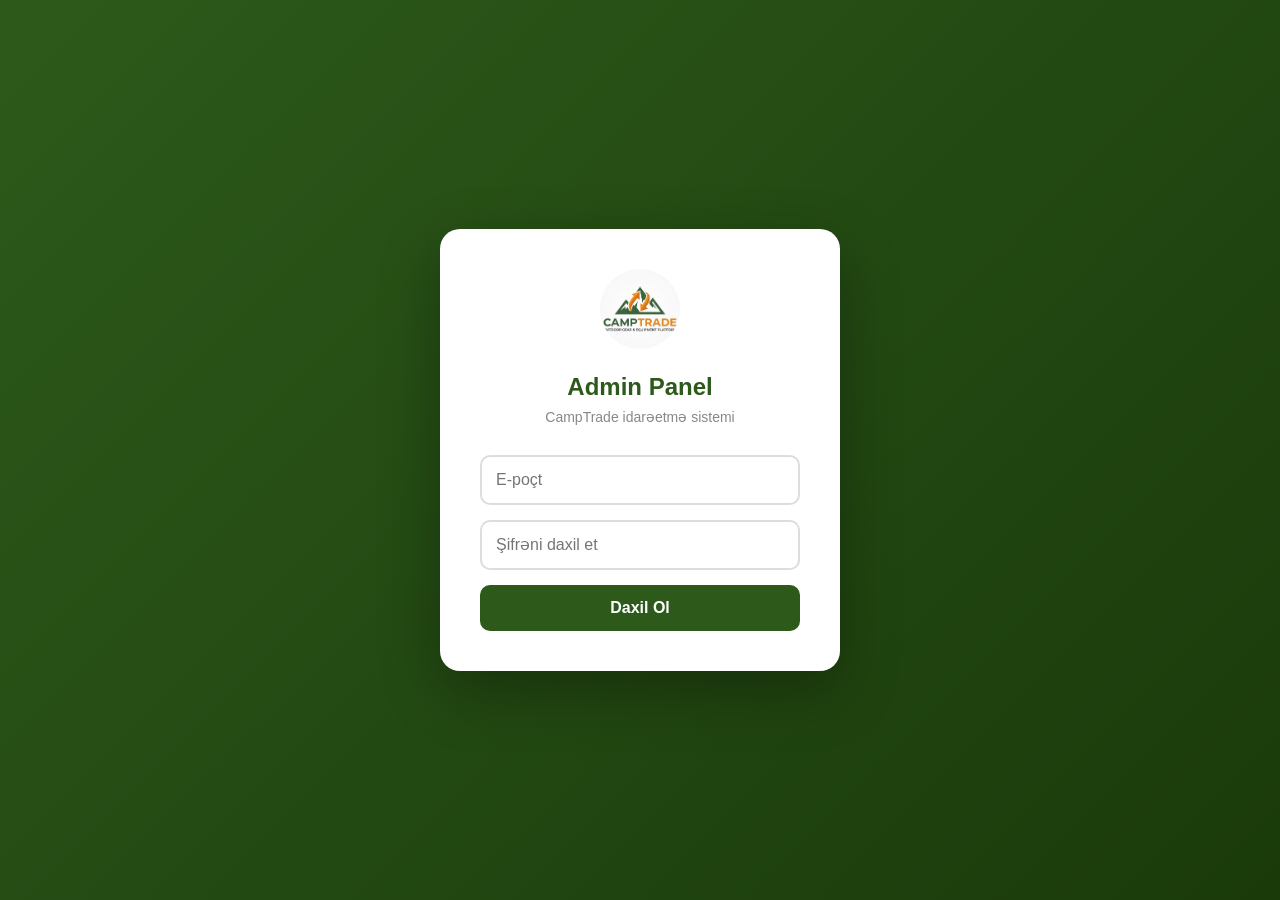
<file: cp-panel-8291.html>
<!DOCTYPE html>
<html lang="az">
<head>
    <meta charset="UTF-8">
    <meta name="viewport" content="width=device-width, initial-scale=1.0">
    <link rel="icon" type="image/x-icon" href="favicon.ico">
    <title>CampTrade Admin Panel</title>
    <style>
        * { margin: 0; padding: 0; box-sizing: border-box; }
        body { font-family: 'Segoe UI', sans-serif; background: #f0f4f0; }

        .login-screen {
            min-height: 100vh;
            display: flex;
            align-items: center;
            justify-content: center;
            background: linear-gradient(135deg, #2d5a1b, #1a3a0a);
        }

        .login-box {
            background: white;
            padding: 40px;
            border-radius: 20px;
            width: 100%;
            max-width: 400px;
            text-align: center;
            box-shadow: 0 20px 60px rgba(0,0,0,0.3);
        }

        .login-box img { height: 80px; width: 80px; border-radius: 50%; object-fit: cover; margin-bottom: 20px; }
        .login-box h2 { color: #2d5a1b; margin-bottom: 8px; font-size: 24px; }
        .login-box p { color: #888; margin-bottom: 30px; font-size: 14px; }

        .login-box input {
            width: 100%; padding: 14px; border: 2px solid #ddd;
            border-radius: 10px; font-size: 16px; margin-bottom: 15px;
            outline: none; transition: border-color 0.3s;
        }
        .login-box input:focus { border-color: #2d5a1b; }

        .login-btn {
            width: 100%; padding: 14px; background: #2d5a1b; color: white;
            border: none; border-radius: 10px; font-size: 16px; font-weight: 700;
            cursor: pointer; transition: background 0.3s;
        }
        .login-btn:hover { background: #f5a623; }
        .error-msg { color: red; font-size: 13px; margin-top: 10px; display: none; }

        .admin-panel { display: none; }

        .admin-header {
            background: #2d5a1b; color: white; padding: 15px 30px;
            display: flex; justify-content: space-between; align-items: center;
        }
        .admin-header img { height: 45px; width: 45px; border-radius: 50%; object-fit: cover; }
        .admin-header h1 { font-size: 20px; margin-left: 15px; }
        .admin-header-left { display: flex; align-items: center; }

        .logout-btn {
            background: rgba(255,255,255,0.2); color: white; border: none;
            padding: 8px 16px; border-radius: 8px; cursor: pointer;
            font-size: 14px; transition: background 0.3s;
        }
        .logout-btn:hover { background: #f5a623; }

        .admin-content { max-width: 900px; margin: 40px auto; padding: 0 20px; }
        .tabs { display: flex; gap: 10px; margin-bottom: 30px; flex-wrap: wrap; }

        .tab-btn {
            padding: 10px 25px; border: 2px solid #ddd; background: white;
            border-radius: 25px; cursor: pointer; font-size: 15px; font-weight: 600;
            color: #555; transition: all 0.3s;
        }
        .tab-btn.active { background: #2d5a1b; border-color: #2d5a1b; color: white; }

        .form-card {
            background: white; border-radius: 15px; padding: 35px;
            box-shadow: 0 3px 15px rgba(0,0,0,0.08); margin-bottom: 30px;
        }
        .form-card h2 { color: #2d5a1b; margin-bottom: 25px; font-size: 22px; }

        .form-group { margin-bottom: 20px; }
        .form-group label { display: block; font-weight: 600; color: #333; margin-bottom: 8px; font-size: 14px; }

        .form-group input,
        .form-group textarea,
        .form-group select {
            width: 100%; padding: 12px 15px; border: 2px solid #ddd;
            border-radius: 10px; font-size: 15px; outline: none;
            transition: border-color 0.3s; font-family: inherit;
        }
        .form-group input:focus,
        .form-group textarea:focus,
        .form-group select:focus { border-color: #2d5a1b; }
        .form-group textarea { height: 100px; resize: vertical; }

        .form-row { display: grid; grid-template-columns: 1fr 1fr; gap: 20px; }

        .photo-upload-area {
            border: 2px dashed #ddd; border-radius: 10px; padding: 25px;
            text-align: center; cursor: pointer; transition: all 0.3s; position: relative;
        }
        .photo-upload-area:hover { border-color: #2d5a1b; background: #f9fff9; }
        .photo-upload-area input[type="file"] {
            position: absolute; top: 0; left: 0; width: 100%; height: 100%;
            opacity: 0; cursor: pointer; border: none; padding: 0;
        }
        .photo-upload-area .upload-icon { font-size: 35px; margin-bottom: 8px; }
        .photo-upload-area p { color: #888; font-size: 14px; }

        /* PHOTO REORDER */
        .photo-reorder-container {
            display: flex;
            gap: 10px;
            flex-wrap: wrap;
            margin-top: 15px;
            min-height: 20px;
        }

        .photo-reorder-item {
            position: relative;
            width: 100px;
            height: 100px;
            border-radius: 10px;
            overflow: hidden;
            border: 3px solid #ddd;
            cursor: grab;
            transition: border-color 0.3s, transform 0.2s;
            user-select: none;
        }

        .photo-reorder-item:active { cursor: grabbing; transform: scale(1.05); }
        .photo-reorder-item.dragging { opacity: 0.4; border-color: #f5a623; }
        .photo-reorder-item.drag-over { border-color: #2d5a1b; transform: scale(1.05); }

        .photo-reorder-item img {
            width: 100%; height: 100%; object-fit: cover;
        }

        .photo-reorder-item .photo-num {
            position: absolute;
            top: 5px; left: 5px;
            background: rgba(0,0,0,0.65);
            color: white;
            width: 22px; height: 22px;
            border-radius: 50%;
            font-size: 12px;
            font-weight: 700;
            display: flex;
            align-items: center;
            justify-content: center;
        }

        .photo-reorder-item .photo-num.first {
            background: #f5a623;
        }

        .photo-reorder-item .remove-photo {
            position: absolute;
            top: 5px; right: 5px;
            background: rgba(229,57,53,0.85);
            color: white;
            border: none;
            width: 22px; height: 22px;
            border-radius: 50%;
            font-size: 14px;
            cursor: pointer;
            display: flex;
            align-items: center;
            justify-content: center;
            line-height: 1;
        }

        .reorder-hint {
            font-size: 12px;
            color: #888;
            margin-top: 8px;
            display: none;
        }

        .submit-btn {
            width: 100%; padding: 15px; background: #f5a623; color: white; border: none;
            border-radius: 10px; font-size: 17px; font-weight: 700; cursor: pointer;
            transition: background 0.3s, transform 0.2s; margin-top: 10px;
        }
        .submit-btn:hover { background: #e09515; transform: translateY(-2px); }
        .submit-btn:disabled { background: #ccc; cursor: not-allowed; transform: none; }

        .success-msg {
            background: #e8f5e9; border: 2px solid #2d5a1b; color: #2d5a1b;
            padding: 15px 20px; border-radius: 10px; margin-top: 15px;
            display: none; font-weight: 600; text-align: center;
        }

        .product-item {
            background: white; border-radius: 12px; padding: 15px 20px;
            margin-bottom: 15px; display: flex; align-items: center;
            gap: 15px; box-shadow: 0 2px 10px rgba(0,0,0,0.06);
        }
        .product-item img { width: 70px; height: 70px; object-fit: cover; border-radius: 8px; background: #eee; }
        .product-item-info { flex: 1; }
        .product-item-info h3 { font-size: 16px; color: #222; margin-bottom: 4px; }
        .product-item-info p { font-size: 13px; color: #888; }
        .product-item-price { font-size: 18px; font-weight: 700; color: #f5a623; white-space: nowrap; }

        .edit-btn {
            background: #e8f5e9; color: #2d5a1b; border: none; padding: 8px 14px;
            border-radius: 8px; cursor: pointer; font-size: 13px; font-weight: 600;
            transition: background 0.3s; white-space: nowrap;
        }
        .edit-btn:hover { background: #2d5a1b; color: white; }

        .delete-btn {
            background: #ffe5e5; color: #e53e3e; border: none; padding: 8px 14px;
            border-radius: 8px; cursor: pointer; font-size: 13px; font-weight: 600;
            transition: background 0.3s; white-space: nowrap;
        }
        .delete-btn:hover { background: #e53e3e; color: white; }

        .empty-list { text-align: center; padding: 40px; color: #aaa; font-size: 15px; }
        .loading-spinner { text-align: center; padding: 15px; color: #888; display: none; }

        .blog-editor-toolbar {
            background: #f5f5f5; padding: 8px 12px; display: flex;
            gap: 8px; flex-wrap: wrap; border-bottom: 1px solid #ddd;
        }
        .blog-editor-toolbar button {
            background: white; border: 1px solid #ddd; padding: 5px 10px;
            border-radius: 5px; cursor: pointer; font-size: 14px; transition: background 0.2s;
        }
        .blog-editor-toolbar button:hover { background: #e8f5e9; }

        .blog-editor-body {
            padding: 15px; min-height: 300px; outline: none;
            font-size: 15px; line-height: 1.8; font-family: 'Segoe UI', sans-serif;
        }

        .edit-modal {
            display: none; position: fixed; top: 0; left: 0;
            width: 100%; height: 100%; background: rgba(0,0,0,0.7);
            z-index: 1000; overflow-y: auto; padding: 20px;
        }

        .edit-box {
            max-width: 700px; margin: 30px auto; background: white;
            border-radius: 20px; padding: 35px; position: relative;
        }

        .edit-box h2 { color: #2d5a1b; margin-bottom: 25px; font-size: 22px; }

        .edit-close {
            position: absolute; top: 15px; right: 15px; background: #eee;
            border: none; width: 34px; height: 34px; border-radius: 50%;
            font-size: 18px; cursor: pointer;
        }

        @media (max-width: 600px) {
            .form-row { grid-template-columns: 1fr; }
            .admin-content { padding: 0 15px; }
            .product-item { flex-wrap: wrap; }
        }
    </style>
</head>
<body>

<div class="login-screen" id="loginScreen">
    <div class="login-box">
        <img src="images/logo.jpeg" alt="CampTrade">
        <h2>Admin Panel</h2>
        <p>CampTrade idarəetmə sistemi</p>
        <input type="email" id="emailInput" placeholder="E-poçt">
        <input type="password" id="passwordInput" placeholder="Şifrəni daxil et"
               onkeypress="if(event.key==='Enter') login()">
        <button class="login-btn" onclick="login()">Daxil Ol</button>
        <p class="error-msg" id="errorMsg"> ❌ E-poçt və ya şifrə səhvdir! </p>
    </div>
</div>

<div class="admin-panel" id="adminPanel">
    <div class="admin-header">
        <div class="admin-header-left">
            <img src="images/logo.jpeg" alt="CampTrade">
            <h1>CampTrade Admin Panel</h1>
        </div>
        <button class="logout-btn" onclick="logout()">🚪 Çıxış</button>
    </div>

    <div class="admin-content">
        <div class="tabs">
            <button class="tab-btn active" onclick="showTab('addProduct', this)">➕ Məhsul Əlavə Et</button>
            <button class="tab-btn" onclick="showTab('satisList', this)">🛒 Satılıq</button>
            <button class="tab-btn" onclick="showTab('kirayeList', this)">⛺ Kirayə</button>
            <button class="tab-btn" onclick="showTab('addBlog', this)">📝 Blog Əlavə Et</button>
            <button class="tab-btn" onclick="showTab('blogList', this)">📰 Bloglar</button>
        </div>

        <!-- ADD PRODUCT -->
        <div id="addProduct">
            <div class="form-card">
                <h2>➕ Yeni Məhsul Əlavə Et</h2>

                <div class="form-group">
                    <label>📦 Kateqoriya</label>
                    <select id="category" onchange="toggleCondition()">
                        <option value="satis">🛒 Satılıq</option>
                        <option value="kiraye">⛺ Kirayə</option>
                    </select>
                </div>

                <div class="form-group">
                    <label>📝 Məhsul Adı</label>
                    <input type="text" id="productName" placeholder="Məs: Coleman 4 Nəfərlik Çadır">
                </div>

                <div class="form-row">
                    <div class="form-group">
                        <label>💰 Qiymət (AZN)</label>
                        <input type="number" id="productPrice" placeholder="Məs: 150">
                    </div>
                    <div class="form-group" id="conditionGroup">
                        <label>✅ Vəziyyət</label>
                        <select id="productCondition">
                            <option value="Yeni">🟢 Yeni</option>
                            <option value="İşlənmiş - Əla">🟡 İşlənmiş - Əla</option>
                            <option value="İşlənmiş - Yaxşı">🟠 İşlənmiş - Yaxşı</option>
                        </select>
                    </div>
                </div>

                <div class="form-group">
                    <label>📋 Məhsul Haqqında</label>
                    <textarea id="productDesc" placeholder="Məhsul haqqında ətraflı məlumat yazın..."></textarea>
                </div>

                <div class="form-group">
                    <label>📱 WhatsApp Nömrə</label>
                    <input type="text" id="productWhatsapp" placeholder="Məs: 994501234567">
                </div>

                <div class="form-group">
                    <label>📷 Məhsul Şəkilləri</label>
                    <div class="photo-upload-area">
                        <input type="file" id="photoFiles" accept="image/*" multiple onchange="handlePhotoSelect(this)">
                        <div class="upload-icon">📸</div>
                        <p>Şəkil yükləmək üçün bura bas</p>
                        <p style="font-size:12px; color:#aaa; margin-top:5px">Bir neçə şəkil seçə bilərsən</p>
                    </div>
                    <div class="photo-reorder-container" id="photoReorderContainer"></div>
                    <p class="reorder-hint" id="reorderHint">💡 Şəkilləri sürükləyərək sıralamanı dəyişə bilərsən. 🟠 1 — əsas şəkildir.</p>
                </div>

                <button class="submit-btn" id="submitBtn" onclick="addProduct()">✅ Məhsulu Əlavə Et</button>
                <div class="loading-spinner" id="loadingSpinner">⏳ Şəkillər yüklənir...</div>
                <div class="success-msg" id="successMsg">🎉 Məhsul uğurla əlavə edildi!</div>
            </div>
        </div>

        <!-- SATIS LIST -->
        <div id="satisList" style="display:none">
            <div class="form-card">
                <h2>🛒 Satılıq Məhsullar</h2>
                <div id="satisListContent"><div class="empty-list">⏳ Yüklənir...</div></div>
            </div>
        </div>

        <!-- KIRAYE LIST -->
        <div id="kirayeList" style="display:none">
            <div class="form-card">
                <h2>⛺ Kirayə Məhsullar</h2>
                <div id="kirayeListContent"><div class="empty-list">⏳ Yüklənir...</div></div>
            </div>
        </div>

        <!-- ADD BLOG -->
<div id="addBlog" style="display:none">
    <div class="form-card">
        <h2>📝 Yeni Blog Yazısı</h2>

        <div class="form-group">
            <label>📌 Başlıq</label>
            <input type="text" id="blogTitle" placeholder="Məs: Kempinqə Gedərkən Nə Lazımdır?">
        </div>

        <div class="form-row">
            <div class="form-group">
                <label>🏷️ Kateqoriya</label>
                <select id="blogCategory">
                    <option value="Başlanğıc">🔰 Başlanğıc</option>
                    <option value="Avadanlıq">🎒 Avadanlıq</option>
                    <option value="Azərbaycan">🇦🇿 Azərbaycan</option>
                    <option value="Təcrübə">🏔️ Təcrübə</option>
                </select>
            </div>
            <div class="form-group">
                <label>⏱️ Oxuma müddəti</label>
                <input type="text" id="blogReadTime" placeholder="Məs: 5 dəq oxu">
            </div>
        </div>

        <div class="form-group">
            <label>📷 Kapaq Şəkli (Əsas şəkil - yuxarıda görünür)</label>
            <div class="photo-upload-area">
                <input type="file" id="blogPhotoFile" accept="image/*" onchange="previewBlogPhoto(this)">
                <div class="upload-icon">📸</div>
                <p>Kapaq şəklini yükləmək üçün bura bas</p>
            </div>
            <img id="blogPhotoPreview" style="width:100%; max-height:200px; object-fit:cover; border-radius:8px; margin-top:10px; display:none;" alt="preview">
            <input type="text" id="blogPhotoUrl" placeholder="Və ya şəkil linki yapışdır" style="margin-top:10px; width:100%; padding:12px; border:2px solid #ddd; border-radius:10px; font-size:15px; outline:none; font-family:inherit;">
        </div>

        <div class="form-group">
            <label>✍️ Məqalə Mətni</label>
            <div style="border:2px solid #ddd; border-radius:10px; overflow:hidden; background:white;">

                <!-- TOOLBAR -->
                <div style="background:#f8f8f8; padding:10px 12px; display:flex; gap:6px; flex-wrap:wrap; border-bottom:2px solid #eee; align-items:center;">

                    <!-- Text formatting -->
                    <button type="button" onclick="blogCmd('bold')"
                        style="background:white;border:1px solid #ddd;padding:6px 12px;border-radius:6px;cursor:pointer;font-weight:bold;font-size:14px;" title="Qalın">B</button>

                    <button type="button" onclick="blogCmd('italic')"
                        style="background:white;border:1px solid #ddd;padding:6px 12px;border-radius:6px;cursor:pointer;font-style:italic;font-size:14px;" title="İtalik">I</button>

                    <button type="button" onclick="blogCmd('underline')"
                        style="background:white;border:1px solid #ddd;padding:6px 12px;border-radius:6px;cursor:pointer;text-decoration:underline;font-size:14px;" title="Alt xətt">U</button>

                    <div style="width:1px;height:24px;background:#ddd;margin:0 4px;"></div>

                    <!-- Headings -->
                    <button type="button" onclick="blogBlock('h2')"
                        style="background:white;border:1px solid #ddd;padding:6px 12px;border-radius:6px;cursor:pointer;font-size:13px;font-weight:700;" title="Başlıq">H2</button>

                    <button type="button" onclick="blogBlock('h3')"
                        style="background:white;border:1px solid #ddd;padding:6px 12px;border-radius:6px;cursor:pointer;font-size:13px;font-weight:600;" title="Alt başlıq">H3</button>

                    <button type="button" onclick="blogBlock('p')"
                        style="background:white;border:1px solid #ddd;padding:6px 12px;border-radius:6px;cursor:pointer;font-size:13px;" title="Normal mətn">¶</button>

                    <div style="width:1px;height:24px;background:#ddd;margin:0 4px;"></div>

                    <!-- Lists -->
                    <button type="button" onclick="blogCmd('insertUnorderedList')"
                        style="background:white;border:1px solid #ddd;padding:6px 12px;border-radius:6px;cursor:pointer;font-size:14px;" title="Siyahı">• List</button>

                    <button type="button" onclick="blogCmd('insertOrderedList')"
                        style="background:white;border:1px solid #ddd;padding:6px 12px;border-radius:6px;cursor:pointer;font-size:14px;" title="Nömrəli siyahı">1. List</button>

                    <div style="width:1px;height:24px;background:#ddd;margin:0 4px;"></div>

                    <!-- Special -->
                    <button type="button" onclick="insertBlogTip()"
                        style="background:#e8f5e9;border:1px solid #2d5a1b;padding:6px 12px;border-radius:6px;cursor:pointer;font-size:13px;color:#2d5a1b;font-weight:600;" title="Məsləhət qutusu">💡 Tip</button>

                    <button type="button" onclick="insertBlogImage()"
                        style="background:#fff3e0;border:1px solid #f5a623;padding:6px 12px;border-radius:6px;cursor:pointer;font-size:13px;color:#e65100;font-weight:600;" title="Şəkil əlavə et">📷 Şəkil</button>

                    <div style="width:1px;height:24px;background:#ddd;margin:0 4px;"></div>

                    <!-- Align -->
                    <button type="button" onclick="blogCmd('justifyLeft')"
                        style="background:white;border:1px solid #ddd;padding:6px 10px;border-radius:6px;cursor:pointer;font-size:14px;" title="Sol">≡</button>

                    <button type="button" onclick="blogCmd('justifyCenter')"
                        style="background:white;border:1px solid #ddd;padding:6px 10px;border-radius:6px;cursor:pointer;font-size:14px;" title="Orta">≡</button>
                </div>

                <!-- EDITOR -->
                <div id="blogContent"
                    contenteditable="true"
                    style="padding:20px; min-height:350px; outline:none; font-size:15px; line-height:1.8; font-family:'Segoe UI',sans-serif; color:#333;">
                    <p>Buraya məqalənizi yazın...</p>
                </div>
            </div>
            <p style="font-size:12px;color:#aaa;margin-top:8px;">💡 Mətn seçib B/I/U düymələrinə basın. Şəkil əlavə etmək üçün 📷 düyməsini basın.</p>
        </div>

        <button class="submit-btn" id="blogSubmitBtn" onclick="addBlog()">✅ Blogu Yayımla</button>
        <div class="loading-spinner" id="blogSpinner">⏳ Yüklənir...</div>
        <div class="success-msg" id="blogSuccessMsg">🎉 Blog uğurla yayımlandı!</div>
    </div>
</div>

        <!-- BLOG LIST -->
        <div id="blogList" style="display:none">
            <div class="form-card">
                <h2>📰 Bütün Blog Yazıları</h2>
                <div id="blogListContent"><div class="empty-list">⏳ Yüklənir...</div></div>
            </div>
        </div>
    </div>
</div>

<!-- EDIT MODAL -->
<div class="edit-modal" id="editModal">
    <div class="edit-box">
        <button class="edit-close" onclick="closeEdit()">✕</button>
        <h2>✏️ Məhsulu Düzəlt</h2>

        <div class="form-group">
            <label>📝 Məhsul Adı</label>
            <input type="text" id="editName">
        </div>

        <div class="form-row">
            <div class="form-group">
                <label>💰 Qiymət (AZN)</label>
                <input type="number" id="editPrice">
            </div>
            <div class="form-group" id="editConditionGroup">
                <label>✅ Vəziyyət</label>
                <select id="editCondition">
                    <option value="Yeni">🟢 Yeni</option>
                    <option value="İşlənmiş - Əla">🟡 İşlənmiş - Əla</option>
                    <option value="İşlənmiş - Yaxşı">🟠 İşlənmiş - Yaxşı</option>
                </select>
            </div>
        </div>

        <div class="form-group">
            <label>📋 Məhsul Haqqında</label>
            <textarea id="editDesc" style="height:120px;"></textarea>
        </div>

        <div class="form-group">
            <label>📱 WhatsApp Nömrə</label>
            <input type="text" id="editWhatsapp">
        </div>

        <div class="form-group">
            <label>📷 Mövcud Şəkillər (sürükləyərək sırala, ✕ ilə sil)</label>
            <div class="photo-reorder-container" id="editCurrentImages"></div>
            <div style="margin-top:15px;">
                <label>📷 Yeni Şəkil Əlavə Et</label>
                <div class="photo-upload-area">
                    <input type="file" id="editNewPhotos" accept="image/*" multiple onchange="handleEditPhotoSelect(this)">
                    <div class="upload-icon">📸</div>
                    <p>Yeni şəkil əlavə etmək üçün bas</p>
                </div>
                <div class="photo-reorder-container" id="editNewPreview"></div>
            </div>
        </div>

        <button class="submit-btn" id="editSaveBtn" onclick="saveEdit()">💾 Yadda Saxla</button>
    </div>
</div>

<script>

    // Admin səhifəsi yüklənən kimi işə düşür
    async function checkAdminAccess() {
    // 1. Supabase-dən daxil olan istifadəçini yoxlayırıq
    const { data: { user }, error } = await supabase.auth.getUser();

    // 2. Əgər istifadəçi giriş etməyibsə və ya xəta varsa
    if (error || !user) {
        // İstifadəçini anında ana səhifəyə yönləndiririk
        window.location.href = "/";
        return;
    }

    // 3. Əgər xüsusi admin e-poçtunuz varsa, onu da yoxlaya bilərsiniz:
    if (user.email !== "elmira.krmva@gmail.com") {
        alert("Bu səhifəyə giriş icazəniz yoxdur!");
        window.location.href = "/";
    }
    }

    // Səhifə yüklənən kimi funksiyanı çağırırıq
    checkAdminAccess();


    var SUPABASE_URL = "https://iupwahtmnybxrowbkcfs.supabase.co";
    var SUPABASE_KEY = "eyJhbGciOiJIUzI1NiIsInR5cCI6IkpXVCJ9.eyJpc3MiOiJzdXBhYmFzZSIsInJlZiI6Iml1cHdhaHRtbnlieHJvd2JrY2ZzIiwicm9sZSI6ImFub24iLCJpYXQiOjE3ODAzMTU3MDksImV4cCI6MjA5NTg5MTcwOX0.QG1fL54mB8-mMKhb3Amc7W7yhTAfo3mCP5UubdVqw4E";

    var AUTH_TOKEN = SUPABASE_KEY;   // giriş etməyibsə, ziyarətçi açarı
    var REFRESH_TOKEN = '';
    var refreshTimer = null;

    // Stores File objects in order for new product
    var orderedFiles = [];
    // Stores existing image URLs for edit
    var editExistingUrls = [];
    // Stores new File objects for edit
    var editNewFiles = [];

    var editingId = '';
    var editingCategory = '';

    async function login() {
        var email = document.getElementById('emailInput').value.trim();
        var pass = document.getElementById('passwordInput').value;
        var errorMsg = document.getElementById('errorMsg');
        errorMsg.style.display = 'none';

        try {
            var res = await fetch(SUPABASE_URL + '/auth/v1/token?grant_type=password', {
                method: 'POST',
                headers: { 'apikey': SUPABASE_KEY, 'Content-Type': 'application/json' },
                body: JSON.stringify({ email: email, password: pass })
            });
            var data = await res.json();

            if (res.ok && data.access_token) {
                AUTH_TOKEN = data.access_token;
                REFRESH_TOKEN = data.refresh_token;
                document.getElementById('loginScreen').style.display = 'none';
                document.getElementById('adminPanel').style.display = 'block';
                startTokenRefresh();
            } else {
                errorMsg.style.display = 'block';
            }
        } catch (e) {
            errorMsg.style.display = 'block';
        }
    }

    function startTokenRefresh() {
        clearInterval(refreshTimer);
        refreshTimer = setInterval(async function() {
            try {
                var res = await fetch(SUPABASE_URL + '/auth/v1/token?grant_type=refresh_token', {
                    method: 'POST',
                    headers: { 'apikey': SUPABASE_KEY, 'Content-Type': 'application/json' },
                    body: JSON.stringify({ refresh_token: REFRESH_TOKEN })
                });
                var data = await res.json();
                if (res.ok && data.access_token) {
                    AUTH_TOKEN = data.access_token;
                    REFRESH_TOKEN = data.refresh_token;
                }
            } catch (e) {}
        }, 50 * 60 * 1000);
    }

    function logout() {
        clearInterval(refreshTimer);
        AUTH_TOKEN = SUPABASE_KEY;
        REFRESH_TOKEN = '';
        document.getElementById('loginScreen').style.display = 'flex';
        document.getElementById('adminPanel').style.display = 'none';
        document.getElementById('passwordInput').value = '';
        document.getElementById('emailInput').value = '';
    }

    function showTab(tab, btn) {
        ['addProduct','satisList','kirayeList','addBlog','blogList'].forEach(function(t) {
            document.getElementById(t).style.display = 'none';
        });
        document.querySelectorAll('.tab-btn').forEach(function(b) { b.classList.remove('active'); });
        document.getElementById(tab).style.display = 'block';
        btn.classList.add('active');
        if (tab === 'satisList') loadList('satis');
        if (tab === 'kirayeList') loadList('kiraye');
        if (tab === 'blogList') loadBlogList();
    }

    function toggleCondition() {
        var cat = document.getElementById('category').value;
        document.getElementById('conditionGroup').style.display = cat === 'satis' ? 'block' : 'none';
    }

    // ============ PHOTO REORDER SYSTEM ============

    function handlePhotoSelect(input) {
        var newFiles = Array.from(input.files);
        newFiles.forEach(function(f) { orderedFiles.push(f); });
        renderPhotoReorder('photoReorderContainer', orderedFiles, true);
        if (orderedFiles.length > 1) {
            document.getElementById('reorderHint').style.display = 'block';
        }
        // Reset input so same files can be re-selected
        input.value = '';
    }

    function renderPhotoReorder(containerId, filesArray, isNew) {
        var container = document.getElementById(containerId);
        container.innerHTML = '';

        filesArray.forEach(function(file, index) {
            var item = document.createElement('div');
            item.className = 'photo-reorder-item';
            item.draggable = true;
            item.setAttribute('data-index', index);

            var numEl = document.createElement('div');
            numEl.className = 'photo-num' + (index === 0 ? ' first' : '');
            numEl.textContent = index + 1;

            var removeBtn = document.createElement('button');
            removeBtn.className = 'remove-photo';
            removeBtn.innerHTML = '✕';
            removeBtn.onclick = function(e) {
                e.stopPropagation();
                if (isNew) {
                    orderedFiles.splice(index, 1);
                    renderPhotoReorder(containerId, orderedFiles, true);
                } else {
                    editNewFiles.splice(index, 1);
                    renderPhotoReorder(containerId, editNewFiles, false);
                }
            };

            var img = document.createElement('img');

            if (file instanceof File) {
                var reader = new FileReader();
                reader.onload = function(e) { img.src = e.target.result; };
                reader.readAsDataURL(file);
            } else {
                img.src = file;
            }

            item.appendChild(img);
            item.appendChild(numEl);
            item.appendChild(removeBtn);
            container.appendChild(item);

            // Drag events
            item.addEventListener('dragstart', function() {
                item.classList.add('dragging');
                item.setAttribute('data-drag-index', index);
            });

            item.addEventListener('dragend', function() {
                item.classList.remove('dragging');
                document.querySelectorAll('#' + containerId + ' .photo-reorder-item').forEach(function(el) {
                    el.classList.remove('drag-over');
                });
            });

            item.addEventListener('dragover', function(e) {
                e.preventDefault();
                item.classList.add('drag-over');
            });

            item.addEventListener('dragleave', function() {
                item.classList.remove('drag-over');
            });

            item.addEventListener('drop', function(e) {
                e.preventDefault();
                var fromIndex = parseInt(document.querySelector('#' + containerId + ' .dragging').getAttribute('data-drag-index'));
                var toIndex = index;
                if (fromIndex === toIndex) return;

                if (isNew) {
                    var moved = orderedFiles.splice(fromIndex, 1)[0];
                    orderedFiles.splice(toIndex, 0, moved);
                    renderPhotoReorder(containerId, orderedFiles, true);
                } else {
                    var movedEdit = editNewFiles.splice(fromIndex, 1)[0];
                    editNewFiles.splice(toIndex, 0, movedEdit);
                    renderPhotoReorder(containerId, editNewFiles, false);
                }
            });
        });
    }

    function renderUrlReorder(containerId, urlsArray) {
        var container = document.getElementById(containerId);
        container.innerHTML = '';

        urlsArray.forEach(function(url, index) {
            var item = document.createElement('div');
            item.className = 'photo-reorder-item';
            item.draggable = true;
            item.setAttribute('data-index', index);

            var numEl = document.createElement('div');
            numEl.className = 'photo-num' + (index === 0 ? ' first' : '');
            numEl.textContent = index + 1;

            var removeBtn = document.createElement('button');
            removeBtn.className = 'remove-photo';
            removeBtn.innerHTML = '✕';
            removeBtn.onclick = function(e) {
                e.stopPropagation();
                editExistingUrls.splice(index, 1);
                renderUrlReorder(containerId, editExistingUrls);
            };

            var img = document.createElement('img');
            img.src = url;
            img.onerror = function() { this.src = 'images/logo.jpeg'; };

            item.appendChild(img);
            item.appendChild(numEl);
            item.appendChild(removeBtn);
            container.appendChild(item);

            item.addEventListener('dragstart', function() {
                item.classList.add('dragging');
                item.setAttribute('data-drag-index', index);
            });

            item.addEventListener('dragend', function() {
                item.classList.remove('dragging');
            });

            item.addEventListener('dragover', function(e) {
                e.preventDefault();
                item.classList.add('drag-over');
            });

            item.addEventListener('dragleave', function() {
                item.classList.remove('drag-over');
            });

            item.addEventListener('drop', function(e) {
                e.preventDefault();
                var fromIndex = parseInt(document.querySelector('#' + containerId + ' .dragging').getAttribute('data-drag-index'));
                var toIndex = index;
                if (fromIndex === toIndex) return;
                var moved = editExistingUrls.splice(fromIndex, 1)[0];
                editExistingUrls.splice(toIndex, 0, moved);
                renderUrlReorder(containerId, editExistingUrls);
            });
        });
    }

    function handleEditPhotoSelect(input) {
        var newFiles = Array.from(input.files);
        newFiles.forEach(function(f) { editNewFiles.push(f); });
        renderPhotoReorder('editNewPreview', editNewFiles, false);
        input.value = '';
    }

    // ============ BLOG PHOTO ============

    function previewBlogPhoto(input) {
        if (input.files && input.files[0]) {
            var reader = new FileReader();
            reader.onload = function(e) {
                var preview = document.getElementById('blogPhotoPreview');
                preview.src = e.target.result;
                preview.style.display = 'block';
                document.getElementById('blogPhotoUrl').value = '';
            };
            reader.readAsDataURL(input.files[0]);
        }
    }

        function blogCmd(cmd) {
        document.getElementById('blogContent').focus();
        document.execCommand(cmd, false, null);
    }

    function blogBlock(tag) {
        document.getElementById('blogContent').focus();
        document.execCommand('formatBlock', false, tag);
    }

    function insertBlogTip() {
        document.getElementById('blogContent').focus();
        var tip = '<div style="background:#e8f5e9;border-left:4px solid #2d5a1b;padding:14px 18px;border-radius:0 10px 10px 0;margin:20px 0;"><p style="margin:0;color:#2d5a1b;font-weight:600;">💡 Məsləhət: buraya yazın</p></div><p></p>';
        document.execCommand('insertHTML', false, tip);
    }

    function insertBlogImage() {
    var input = document.createElement('input');
    input.type = 'file';
    input.accept = 'image/*';
    input.onchange = async function() {
        var file = input.files[0];
        if (!file) return;

        var btn = document.querySelector('[onclick="insertBlogImage()"]');
        var originalText = btn.innerHTML;
        btn.innerHTML = '⏳ Yüklənir...';
        btn.disabled = true;

        try {
            var url = await uploadImage(file);
            if (!url) {
                alert('❌ Şəkil yüklənmədi');
                btn.innerHTML = originalText;
                btn.disabled = false;
                return;
            }

            var caption = prompt('Şəkilin altında yazı (boş buraxsanız keçin):') || '';
            document.getElementById('blogContent').focus();
            var imgHtml = '<div style="margin:25px 0;text-align:center;">' +
                '<img src="' + url + '" style="max-width:100%;border-radius:12px;box-shadow:0 4px 20px rgba(0,0,0,0.1);" alt="' + caption + '">' +
                (caption ? '<p style="font-size:13px;color:#888;margin-top:8px;font-style:italic;">' + caption + '</p>' : '') +
                '</div><p></p>';
            document.execCommand('insertHTML', false, imgHtml);

        } catch(e) {
            alert('❌ Xəta: ' + e.message);
        }

        btn.innerHTML = originalText;
        btn.disabled = false;
    };
    input.click();
    }

    function insertEditBlogImage() {
    var input = document.createElement('input');
    input.type = 'file';
    input.accept = 'image/*';
    input.onchange = async function() {
        var file = input.files[0];
        if (!file) return;

        var btn = document.querySelector('[onclick="insertEditBlogImage()"]');
        var originalText = btn.innerHTML;
        btn.innerHTML = '⏳';
        btn.disabled = true;

        try {
            var url = await uploadImage(file);
            if (!url) {
                alert('❌ Şəkil yüklənmədi');
                btn.innerHTML = originalText;
                btn.disabled = false;
                return;
            }

            var caption = prompt('Şəkilin altında yazı (boş buraxsanız keçin):') || '';
            document.getElementById('editBlogContent').focus();
            var imgHtml = '<div style="margin:25px 0;text-align:center;"><img src="' + url + '" style="max-width:100%;border-radius:12px;box-shadow:0 4px 20px rgba(0,0,0,0.1);" alt="' + caption + '">' +
                (caption ? '<p style="font-size:13px;color:#888;margin-top:8px;font-style:italic;">' + caption + '</p>' : '') +
                '</div><p></p>';
            document.execCommand('insertHTML', false, imgHtml);
        } catch(e) {
            alert('❌ Xəta: ' + e.message);
        }

        btn.innerHTML = originalText;
        btn.disabled = false;
    };
    input.click();
}

    function insertTip() {
        var tip = '<div style="background:#e8f5e9;border-left:4px solid #2d5a1b;padding:12px 16px;border-radius:0 8px 8px 0;margin:15px 0;"><p style="margin:0;color:#2d5a1b;font-weight:600;">💡 Məsləhət: buraya yazın</p></div>';
        document.execCommand('insertHTML', false, tip);
        document.getElementById('blogContent').focus();
    }

    // ============ IMGBB UPLOAD ============

    async function uploadImage(file) {
    var fileName = Date.now() + '_' + file.name.replace(/[^a-zA-Z0-9.]/g, '_');
    var res = await fetch(SUPABASE_URL + '/storage/v1/object/images/' + fileName, {
        method: 'POST',
        headers: {
            'apikey': SUPABASE_KEY,
            'Authorization': 'Bearer ' + AUTH_TOKEN,
            'Content-Type': file.type,
            'x-upsert': 'true'
        },
        body: file
    });
    if (res.ok) {
        return SUPABASE_URL + '/storage/v1/object/public/images/' + fileName;
    }
    return null;
    }

    // ============ ADD PRODUCT ============

    async function addProduct() {
        var name = document.getElementById('productName').value.trim();
        var price = document.getElementById('productPrice').value;
        var desc = document.getElementById('productDesc').value.trim();
        var whatsapp = document.getElementById('productWhatsapp').value.trim();
        var category = document.getElementById('category').value;
        var condition = document.getElementById('productCondition').value;

        if (!name || !price || !desc || !whatsapp) {
            alert('❌ Zəhmət olmasa bütün sahələri doldurun!');
            return;
        }

        var submitBtn = document.getElementById('submitBtn');
        var spinner = document.getElementById('loadingSpinner');
        var successMsg = document.getElementById('successMsg');

        submitBtn.disabled = true;
        spinner.style.display = 'block';
        successMsg.style.display = 'none';

        try {
            var imageUrls = [];
            for (var i = 0; i < orderedFiles.length; i++) {
                var url = await uploadImage(orderedFiles[i]);
                if (url) imageUrls.push(url);
            }

            var res = await fetch(SUPABASE_URL + '/rest/v1/products', {
                method: 'POST',
                headers: {
                    'apikey': SUPABASE_KEY,
                    'Authorization': 'Bearer ' + AUTH_TOKEN,
                    'Content-Type': 'application/json',
                    'Prefer': 'return=minimal'
                },
                body: JSON.stringify({
                    ad: name,
                    qiymet: parseFloat(price),
                    kateqoriya: category,
                    veziyyet: category === 'satis' ? condition : 'Kirayə',
                    melumat: desc,
                    whatsapp: whatsapp,
                    sekiller: imageUrls.join(',')
                })
            });

            spinner.style.display = 'none';
            submitBtn.disabled = false;

            if (res.ok) {
                document.getElementById('productName').value = '';
                document.getElementById('productPrice').value = '';
                document.getElementById('productDesc').value = '';
                document.getElementById('productWhatsapp').value = '';
                document.getElementById('photoFiles').value = '';
                document.getElementById('photoReorderContainer').innerHTML = '';
                document.getElementById('reorderHint').style.display = 'none';
                orderedFiles = [];
                successMsg.style.display = 'block';
                setTimeout(function() { successMsg.style.display = 'none'; }, 4000);
            } else {
                alert('❌ Xəta baş verdi');
            }
        } catch(e) {
            spinner.style.display = 'none';
            submitBtn.disabled = false;
            alert('❌ Xəta: ' + e.message);
        }
    }

    // ============ BLOG ============

    async function addBlog() {
        var title = document.getElementById('blogTitle').value.trim();
        var category = document.getElementById('blogCategory').value;
        var readTime = document.getElementById('blogReadTime').value.trim();
        var content = document.getElementById('blogContent').innerHTML;
        var photoFile = document.getElementById('blogPhotoFile').files[0];
        var photoUrl = document.getElementById('blogPhotoUrl').value.trim();

        if (!title || !readTime) {
            alert('❌ Başlıq və oxuma müddəti mütləqdir!');
            return;
        }

        var submitBtn = document.getElementById('blogSubmitBtn');
        var spinner = document.getElementById('blogSpinner');
        var successMsg = document.getElementById('blogSuccessMsg');

        submitBtn.disabled = true;
        spinner.style.display = 'block';
        successMsg.style.display = 'none';

        var finalImageUrl = '';

        try {
            if (photoFile) {
                var url = await uploadImage(photoFile);
                if (url) finalImageUrl = url;
            } else if (photoUrl) {
                finalImageUrl = photoUrl;
            }

            var res = await fetch(SUPABASE_URL + '/rest/v1/blogs', {
                method: 'POST',
                headers: {
                    'apikey': SUPABASE_KEY,
                    'Authorization': 'Bearer ' + AUTH_TOKEN,
                    'Content-Type': 'application/json',
                    'Prefer': 'return=minimal'
                },
                body: JSON.stringify({
                    baslig: title,
                    metn: content,
                    sekil: finalImageUrl,
                    kateqoriya: category,
                    oxuma_muddeti: readTime
                })
            });

            spinner.style.display = 'none';
            submitBtn.disabled = false;

            if (res.ok) {
                document.getElementById('blogTitle').value = '';
                document.getElementById('blogReadTime').value = '';
                document.getElementById('blogContent').innerHTML = 'Buraya məqalənizi yazın...';
                document.getElementById('blogPhotoFile').value = '';
                document.getElementById('blogPhotoPreview').style.display = 'none';
                document.getElementById('blogPhotoUrl').value = '';
                successMsg.style.display = 'block';
                setTimeout(function() { successMsg.style.display = 'none'; }, 4000);
            } else {
                alert('❌ Xəta baş verdi');
            }
        } catch(e) {
            spinner.style.display = 'none';
            submitBtn.disabled = false;
            alert('❌ Xəta: ' + e.message);
        }
    }

    // ============ PRODUCT LIST ============

    async function loadList(category) {
        var containerId = category + 'ListContent';
        var container = document.getElementById(containerId);
        container.innerHTML = '<div class="empty-list">⏳ Yüklənir...</div>';

        try {
            var res = await fetch(SUPABASE_URL + '/rest/v1/products?kateqoriya=eq.' + category + '&order=created_at.desc', {
                headers: {
                    'apikey': SUPABASE_KEY,
                    'Authorization': 'Bearer ' + AUTH_TOKEN
                }
            });
            var products = await res.json();

            if (!products || products.length === 0) {
                container.innerHTML = '<div class="empty-list">📭 Hələ məhsul əlavə edilməyib</div>';
                return;
            }

            container.innerHTML = products.map(function(p) {
                var firstImg = p.sekiller ? p.sekiller.split(',')[0] : 'images/logo.jpeg';
                return '<div class="product-item">' +
                    '<img src="' + firstImg + '" alt="' + p.ad + '" onerror="this.src=\'images/logo.jpeg\'">' +
                    '<div class="product-item-info">' +
                        '<h3>' + p.ad + '</h3>' +
                        '<p>' + p.melumat.substring(0, 60) + '...</p>' +
                        '<p style="color:#2d5a1b;font-size:12px;margin-top:4px">' + p.veziyyet + '</p>' +
                    '</div>' +
                    '<div class="product-item-price">' + p.qiymet + ' AZN</div>' +
                    '<button class="edit-btn" onclick="openEdit(\'' + p.id + '\',\'' + category + '\')">✏️ Düzəlt</button>' +
                    '<button class="delete-btn" onclick="deleteProduct(\'' + p.id + '\',\'' + category + '\')">🗑️ Sil</button>' +
                '</div>';
            }).join('');
        } catch(e) {
            container.innerHTML = '<div class="empty-list">❌ Xəta baş verdi</div>';
        }
    }

    async function deleteProduct(id, category) {
        if (!confirm('Bu məhsulu silmək istəyirsiniz?')) return;
        var res = await fetch(SUPABASE_URL + '/rest/v1/products?id=eq.' + id, {
            method: 'DELETE',
            headers: { 'apikey': SUPABASE_KEY, 'Authorization': 'Bearer ' + AUTH_TOKEN }
        });
        if (res.ok) loadList(category);
        else alert('❌ Silmə zamanı xəta');
    }

    // ============ EDIT PRODUCT ============

    async function openEdit(id, category) {
        editingId = id;
        editingCategory = category;
        editNewFiles = [];

        var res = await fetch(SUPABASE_URL + '/rest/v1/products?id=eq.' + id, {
            headers: { 'apikey': SUPABASE_KEY, 'Authorization': 'Bearer ' + AUTH_TOKEN }
        });
        var data = await res.json();
        var p = data[0];

        document.getElementById('editName').value = p.ad;
        document.getElementById('editPrice').value = p.qiymet;
        document.getElementById('editDesc').value = p.melumat;
        document.getElementById('editWhatsapp').value = p.whatsapp;
        document.getElementById('editCondition').value = p.veziyyet || 'Yeni';
        document.getElementById('editConditionGroup').style.display = category === 'satis' ? 'block' : 'none';

        editExistingUrls = p.sekiller ? p.sekiller.split(',').filter(function(x) { return x.trim(); }) : [];
        renderUrlReorder('editCurrentImages', editExistingUrls);
        document.getElementById('editNewPreview').innerHTML = '';

        document.getElementById('editModal').style.display = 'block';
        document.body.style.overflow = 'hidden';
    }

    function closeEdit() {
        document.getElementById('editModal').style.display = 'none';
        document.body.style.overflow = 'auto';
    }

    async function saveEdit() {
        var name = document.getElementById('editName').value.trim();
        var price = document.getElementById('editPrice').value;
        var desc = document.getElementById('editDesc').value.trim();
        var whatsapp = document.getElementById('editWhatsapp').value.trim();
        var condition = document.getElementById('editCondition').value;

        if (!name || !price || !desc || !whatsapp) {
            alert('❌ Bütün sahələri doldurun!');
            return;
        }

        var saveBtn = document.getElementById('editSaveBtn');
        saveBtn.disabled = true;
        saveBtn.textContent = '⏳ Yüklənir...';

        try {
            var newUrls = [];
            for (var i = 0; i < editNewFiles.length; i++) {
                var url = await uploadImage(editNewFiles[i]);
                if (url) newUrls.push(url);
            }

            var allImgs = editExistingUrls.concat(newUrls);

            var res = await fetch(SUPABASE_URL + '/rest/v1/products?id=eq.' + editingId, {
                method: 'PATCH',
                headers: {
                    'apikey': SUPABASE_KEY,
                    'Authorization': 'Bearer ' + AUTH_TOKEN,
                    'Content-Type': 'application/json',
                    'Prefer': 'return=minimal'
                },
                body: JSON.stringify({
                    ad: name,
                    qiymet: parseFloat(price),
                    melumat: desc,
                    whatsapp: whatsapp,
                    veziyyet: condition,
                    sekiller: allImgs.join(',')
                })
            });

            saveBtn.disabled = false;
            saveBtn.textContent = '💾 Yadda Saxla';

            if (res.ok) {
                closeEdit();
                loadList(editingCategory);
                alert('✅ Məhsul uğurla yeniləndi!');
            } else {
                alert('❌ Xəta baş verdi');
            }
        } catch(e) {
            saveBtn.disabled = false;
            saveBtn.textContent = '💾 Yadda Saxla';
            alert('❌ Xəta: ' + e.message);
        }
    }

    // ============ BLOG LIST ============

        async function loadBlogList() {
        var container = document.getElementById('blogListContent');
        container.innerHTML = '<div class="empty-list">⏳ Yüklənir...</div>';

        try {
            var res = await fetch(SUPABASE_URL + '/rest/v1/blogs?order=created_at.desc', {
                headers: {
                    'apikey': SUPABASE_KEY,
                    'Authorization': 'Bearer ' + AUTH_TOKEN
                }
            });
            var blogs = await res.json();

            if (!blogs || blogs.length === 0) {
                container.innerHTML = '<div class="empty-list">📭 Hələ blog əlavə edilməyib</div>';
                return;
            }

            container.innerHTML = blogs.map(function(b) {
                return '<div class="product-item">' +
                    '<img src="' + (b.sekil || 'images/logo.jpeg') + '" alt="' + b.baslig + '" onerror="this.src=\'images/logo.jpeg\'">' +
                    '<div class="product-item-info">' +
                        '<h3>' + b.baslig + '</h3>' +
                        '<p>' + b.kateqoriya + ' · ' + b.oxuma_muddeti + '</p>' +
                    '</div>' +
                    '<button class="edit-btn" onclick="openBlogEdit(\'' + b.id + '\')">✏️ Düzəlt</button>' +
                    '<button class="delete-btn" onclick="deleteBlog(\'' + b.id + '\')">🗑️ Sil</button>' +
                '</div>';
            }).join('');
        } catch(e) {
            container.innerHTML = '<div class="empty-list">❌ Xəta baş verdi</div>';
        }
    }

    async function deleteBlog(id) {
        if (!confirm('Bu blogu silmək istəyirsiniz?')) return;
        var res = await fetch(SUPABASE_URL + '/rest/v1/blogs?id=eq.' + id, {
            method: 'DELETE',
            headers: { 'apikey': SUPABASE_KEY, 'Authorization': 'Bearer ' + AUTH_TOKEN }
        });
        if (res.ok) loadBlogList();
        else alert('❌ Silmə zamanı xəta');
    }

        var editingBlogId = '';

    async function openBlogEdit(id) {
        editingBlogId = id;

        var res = await fetch(SUPABASE_URL + '/rest/v1/blogs?id=eq.' + id, {
            headers: { 'apikey': SUPABASE_KEY, 'Authorization': 'Bearer ' + AUTH_TOKEN }
        });
        var data = await res.json();
        var b = data[0];

        document.getElementById('editBlogTitle').value = b.baslig;
        document.getElementById('editBlogCategory').value = b.kateqoriya;
        document.getElementById('editBlogReadTime').value = b.oxuma_muddeti;
        document.getElementById('editBlogContent').innerHTML = b.metn;
        document.getElementById('editBlogCurrentImg').src = b.sekil || '';
        document.getElementById('editBlogCurrentImg').style.display = b.sekil ? 'block' : 'none';

        document.getElementById('blogEditModal').style.display = 'block';
        document.body.style.overflow = 'hidden';
    }

    function closeBlogEdit() {
        document.getElementById('blogEditModal').style.display = 'none';
        document.body.style.overflow = 'auto';
    }

    async function saveBlogEdit() {
        var title = document.getElementById('editBlogTitle').value.trim();
        var category = document.getElementById('editBlogCategory').value;
        var readTime = document.getElementById('editBlogReadTime').value.trim();
        var content = document.getElementById('editBlogContent').innerHTML;
        var newPhoto = document.getElementById('editBlogPhoto').files[0];
        var photoUrl = document.getElementById('editBlogPhotoUrl').value.trim();

        if (!title || !readTime) {
            alert('❌ Başlıq və oxuma müddəti mütləqdir!');
            return;
        }

        var saveBtn = document.getElementById('blogEditSaveBtn');
        saveBtn.disabled = true;
        saveBtn.textContent = '⏳ Yüklənir...';

        var finalImg = document.getElementById('editBlogCurrentImg').src || '';

        try {
            if (newPhoto) {
                var url = await uploadImage(newPhoto);
                if (url) finalImg = url;
            } else if (photoUrl) {
                finalImg = photoUrl;
            }

            var res = await fetch(SUPABASE_URL + '/rest/v1/blogs?id=eq.' + editingBlogId, {
                method: 'PATCH',
                headers: {
                    'apikey': SUPABASE_KEY,
                    'Authorization': 'Bearer ' + AUTH_TOKEN,
                    'Content-Type': 'application/json',
                    'Prefer': 'return=minimal'
                },
                body: JSON.stringify({
                    baslig: title,
                    metn: content,
                    sekil: finalImg,
                    kateqoriya: category,
                    oxuma_muddeti: readTime
                })
            });

            saveBtn.disabled = false;
            saveBtn.textContent = '💾 Yadda Saxla';

            if (res.ok) {
                closeBlogEdit();
                loadBlogList();
                alert('✅ Blog uğurla yeniləndi!');
            } else {
                alert('❌ Xəta baş verdi');
            }
        } catch(e) {
            saveBtn.disabled = false;
            saveBtn.textContent = '💾 Yadda Saxla';
            alert('❌ Xəta: ' + e.message);
        }
    }

</script>

<!-- BLOG EDIT MODAL -->
<div class="edit-modal" id="blogEditModal">
    <div class="edit-box" style="max-width:800px;">
        <button class="edit-close" onclick="closeBlogEdit()">✕</button>
        <h2>✏️ Blogu Düzəlt</h2>

        <div class="form-group">
            <label>📌 Başlıq</label>
            <input type="text" id="editBlogTitle">
        </div>

        <div class="form-row">
            <div class="form-group">
                <label>🏷️ Kateqoriya</label>
                <select id="editBlogCategory">
                    <option value="Başlanğıc">🔰 Başlanğıc</option>
                    <option value="Avadanlıq">🎒 Avadanlıq</option>
                    <option value="Azərbaycan">🇦🇿 Azərbaycan</option>
                    <option value="Təcrübə">🏔️ Təcrübə</option>
                </select>
            </div>
            <div class="form-group">
                <label>⏱️ Oxuma müddəti</label>
                <input type="text" id="editBlogReadTime">
            </div>
        </div>

        <div class="form-group">
            <label>📷 Kapaq Şəkli</label>
            <img id="editBlogCurrentImg" style="width:100%;max-height:180px;object-fit:cover;border-radius:8px;margin-bottom:10px;" alt="">
            <div class="photo-upload-area">
                <input type="file" id="editBlogPhoto" accept="image/*">
                <div class="upload-icon">📸</div>
                <p>Yeni şəkil seç</p>
            </div>
            <input type="text" id="editBlogPhotoUrl" placeholder="Və ya yeni şəkil linki" style="margin-top:10px;width:100%;padding:12px;border:2px solid #ddd;border-radius:10px;font-size:15px;outline:none;font-family:inherit;">
        </div>

        <div class="form-group">
            <label>✍️ Məqalə Mətni</label>
            <div style="border:2px solid #ddd;border-radius:10px;overflow:hidden;">
                <div style="background:#f8f8f8;padding:8px 12px;display:flex;gap:6px;flex-wrap:wrap;border-bottom:2px solid #eee;">
                    <button type="button" onclick="document.getElementById('editBlogContent').focus();document.execCommand('bold')" style="background:white;border:1px solid #ddd;padding:5px 10px;border-radius:5px;cursor:pointer;font-weight:bold;">B</button>
                    <button type="button" onclick="document.getElementById('editBlogContent').focus();document.execCommand('italic')" style="background:white;border:1px solid #ddd;padding:5px 10px;border-radius:5px;cursor:pointer;font-style:italic;">I</button>
                    <button type="button" onclick="document.getElementById('editBlogContent').focus();document.execCommand('underline')" style="background:white;border:1px solid #ddd;padding:5px 10px;border-radius:5px;cursor:pointer;text-decoration:underline;">U</button>
                    <button type="button" onclick="document.getElementById('editBlogContent').focus();document.execCommand('formatBlock',false,'h2')" style="background:white;border:1px solid #ddd;padding:5px 10px;border-radius:5px;cursor:pointer;font-weight:700;">H2</button>
                    <button type="button" onclick="document.getElementById('editBlogContent').focus();document.execCommand('insertUnorderedList')" style="background:white;border:1px solid #ddd;padding:5px 10px;border-radius:5px;cursor:pointer;">• List</button>
                    <button type="button" onclick="insertEditBlogImage()" style="background:#fff3e0;border:1px solid #f5a623;padding:5px 10px;border-radius:5px;cursor:pointer;color:#e65100;font-weight:600;">📷 Şəkil</button>
                </div>
                <div id="editBlogContent" contenteditable="true" style="padding:20px;min-height:300px;outline:none;font-size:15px;line-height:1.8;font-family:'Segoe UI',sans-serif;"></div>
            </div>
        </div>

        <button class="submit-btn" id="blogEditSaveBtn" onclick="saveBlogEdit()">💾 Yadda Saxla</button>
    </div>
</div>

</body>
</html>
</file>
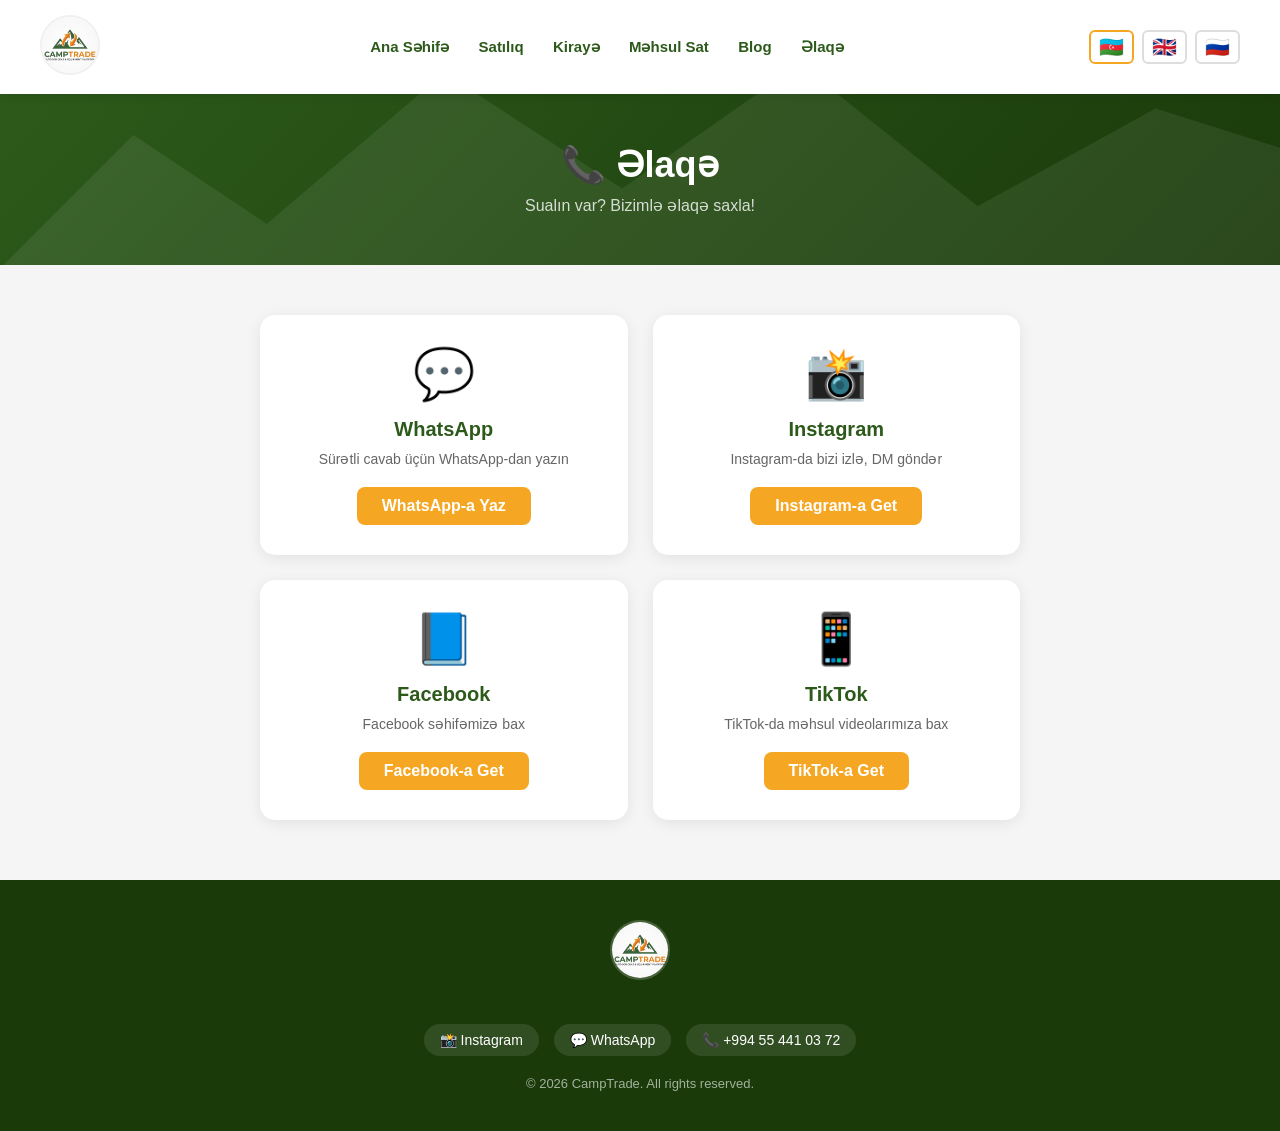
<file: elaqe.html>
<!DOCTYPE html>
<html lang="az">
<head>
    <meta charset="UTF-8">
    <meta name="viewport" content="width=device-width, initial-scale=1.0">
    <link rel="icon" href="/favicon.ico" sizes="48x48">
   <link rel="icon" type="image/png" sizes="192x192" href="/favicon-192.png">
   <link rel="apple-touch-icon" href="/apple-touch-icon.png">
    <title>CampTrade - Əlaqə</title>
    <meta name="description" content="CampTrade ilə əlaqə: Elanlarla bağlı bizə yazın.">
    <link rel="stylesheet" href="css/shared.css">
    <style>
        .page-hero {
            background: linear-gradient(135deg, #2d5a1b, #1a3a0a);
            color: white;
            padding: 50px 40px;
            text-align: center;
            position: relative;
            overflow: hidden;
        }
        .page-hero svg { position: absolute; bottom:0; left:0; width:100%; height:100%; opacity:0.07; pointer-events:none; }
        .page-hero-content { position: relative; z-index: 2; }
        .page-hero h1 { font-size: 36px; margin-bottom: 10px; }
        .page-hero p { opacity: 0.8; font-size: 16px; }

        .contact-section {
            max-width: 800px;
            margin: 50px auto;
            padding: 0 20px;
            display: grid;
            grid-template-columns: repeat(auto-fit, minmax(300px, 1fr));
            gap: 25px;
        }
        .contact-card {
            background: white;
            border-radius: 15px;
            padding: 30px;
            box-shadow: 0 3px 15px rgba(0,0,0,0.08);
            text-align: center;
        }
        .contact-card .icon { font-size: 50px; margin-bottom: 15px; }
        .contact-card h3 { color: #2d5a1b; font-size: 20px; margin-bottom: 10px; }
        .contact-card p { color: #666; font-size: 14px; margin-bottom: 20px; }
        .contact-link {
            display: inline-block;
            background: #f5a623;
            color: white;
            padding: 10px 25px;
            border-radius: 8px;
            text-decoration: none;
            font-weight: 700;
            transition: opacity 0.3s;
        }
        .contact-link:hover { opacity: 0.85; }
    </style>
</head>
<body>

<header>
    <a href="index.html" class="logo">
        <img src="images/logo.jpeg" alt="CampTrade Logo">
    </a>
    <nav>
        <a href="index.html">Ana Səhifə</a>
        <a href="satis.html">Satılıq</a>
        <a href="kiraye.html">Kirayə</a>
        <a href="sat.html">Məhsul Sat</a>
        <a href="blog.html">Blog</a>
        <a href="elaqe.html">Əlaqə</a>
    </nav>
    <div class="lang-switcher">
        <button class="lang-btn active">🇦🇿</button>
        <button class="lang-btn">🇬🇧</button>
        <button class="lang-btn">🇷🇺</button>
    </div>
</header>

<div class="page-hero">
    <svg viewBox="0 0 1440 300" preserveAspectRatio="xMidYMid slice">
        <polygon points="-50,300 150,100 300,200 500,30 700,160 900,20 1100,180 1300,70 1490,130 1490,300" fill="white"/>
    </svg>
    <div class="page-hero-content">
        <h1>📞 Əlaqə</h1>
        <p>Sualın var? Bizimlə əlaqə saxla!</p>
    </div>
</div>

<div class="contact-section">
    <div class="contact-card">
        <div class="icon">💬</div>
        <h3>WhatsApp</h3>
        <p>Sürətli cavab üçün WhatsApp-dan yazın</p>
        <a href="https://wa.me/994554410372" class="contact-link" target="_blank">WhatsApp-a Yaz</a>
    </div>
    <div class="contact-card">
        <div class="icon">📸</div>
        <h3>Instagram</h3>
        <p>Instagram-da bizi izlə, DM göndər</p>
        <a href="https://www.instagram.com/camp_trade?igsh=MTlxemZpaXY5Mm5qag==" class="contact-link" target="_blank">Instagram-a Get</a>
    </div>
    <div class="contact-card">
        <div class="icon">📘</div>
        <h3>Facebook</h3>
        <p>Facebook səhifəmizə bax</p>
        <a href="https://facebook.com/LINKINI_YAZ" class="contact-link" target="_blank">Facebook-a Get</a>
    </div>
    <div class="contact-card">
        <div class="icon">📱</div>
        <h3>TikTok</h3>
        <p>TikTok-da məhsul videolarımıza bax</p>
        <a href="https://tiktok.com/@LINKINI_YAZ" class="contact-link" target="_blank">TikTok-a Get</a>
    </div>
</div>

<footer>
    <div class="footer-logo">
        <img src="images/logo.jpeg" alt="CampTrade">
    </div>
    <div class="social-links">
        <a href="https://www.instagram.com/camp_trade?igsh=MTlxemZpaXY5Mm5qag==" target="_blank">📸 Instagram</a>
        <a href="https://wa.me/994554410372" target="_blank">💬 WhatsApp</a>
        <a href="tel:+994554410372">📞 +994 55 441 03 72</a>
    </div>
    <p>© 2026 CampTrade. All rights reserved.</p>
</footer>

</body>
</html>
</file>
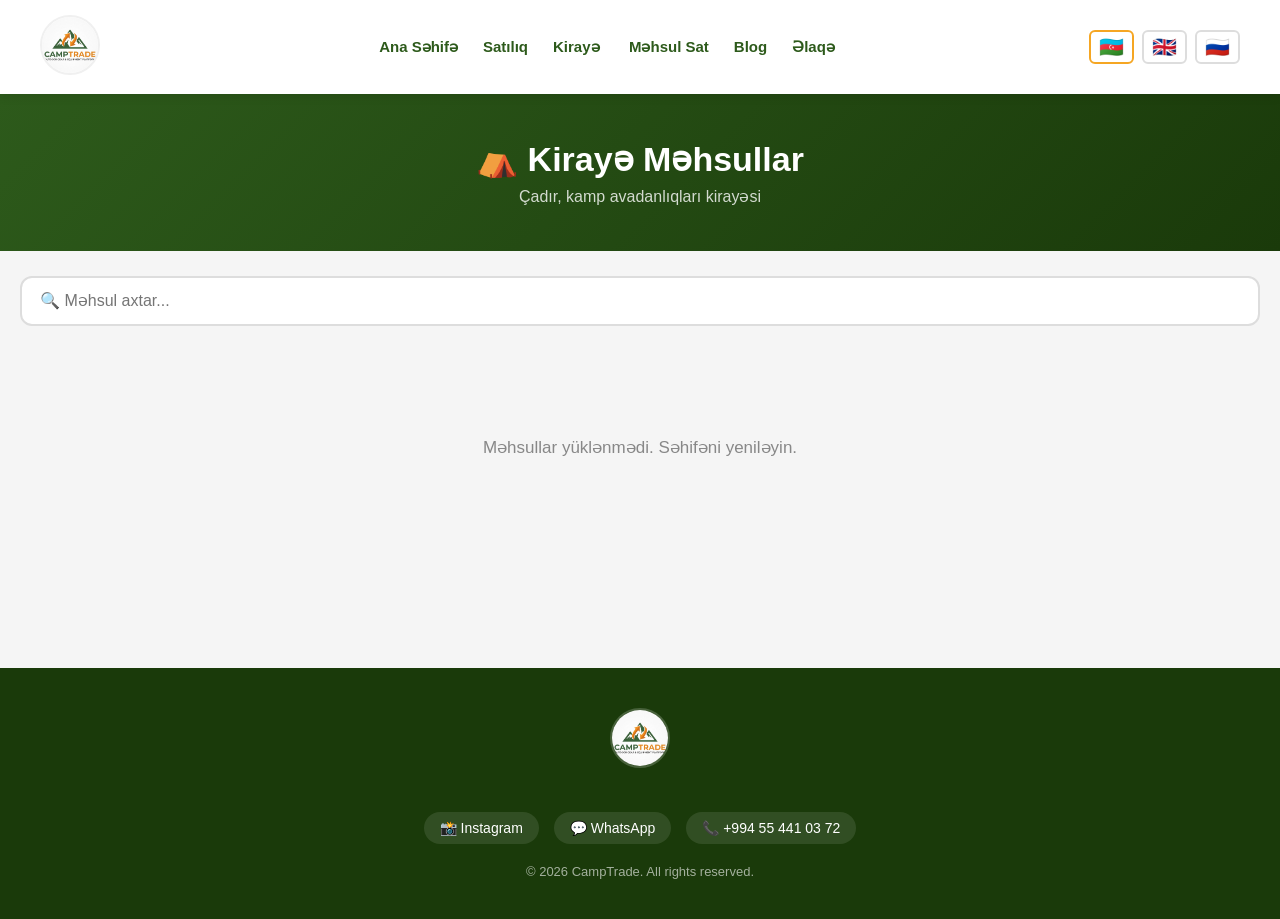
<file: kiraye.html>
<!DOCTYPE html>
<html lang="az">
<head>
<meta charset="UTF-8">
<meta name="viewport" content="width=device-width, initial-scale=1.0">
<link rel="icon" href="/favicon.ico" sizes="48x48">
<link rel="icon" type="image/png" sizes="192x192" href="/favicon-192.png">
<link rel="apple-touch-icon" href="/apple-touch-icon.png">
<title>Kirayə Camp və Hiking Avadanlıqları | CampTrade</title>
<meta name="description" content="Camp, hiking və outdoor avadanlıqları: yeni və ikinci əl icarə elanlar.">
<link rel="canonical" href="https://camptrade.az/kiraye">
<link rel="stylesheet" href="css/shared.css">
<style>
.page-hero{background:linear-gradient(135deg,#2d5a1b,#1a3a0a);color:#fff;padding:45px 20px;text-align:center}
.page-hero h1{font-size:34px;margin-bottom:8px}.page-hero p{opacity:.8}
.toolbar{max-width:1200px;margin:25px auto 0;padding:0 20px}
.search{width:100%;padding:14px 18px;border:2px solid #ddd;border-radius:12px;font-size:16px;outline:none;font-family:inherit}
.search:focus{border-color:#2d5a1b}
.chips{display:flex;gap:10px;overflow-x:auto;padding:14px 0 4px;scrollbar-width:none}
.chips::-webkit-scrollbar{display:none}
.chip{flex:none;background:#fff;border:2px solid #e0e0e0;color:#444;padding:9px 16px;border-radius:25px;cursor:pointer;font-size:14px;font-weight:600;font-family:inherit;transition:.2s}
.chip small{opacity:.6;margin-left:4px}
.chip:hover{border-color:#2d5a1b}
.chip.active{background:#2d5a1b;border-color:#2d5a1b;color:#fff}
.chips.sub .chip{padding:6px 13px;font-size:13px;background:#f5f5f5}
.chips.sub .chip.active{background:#f5a623;border-color:#f5a623;color:#fff}
.count{max-width:1200px;margin:10px auto 0;padding:0 20px;color:#888;font-size:14px}
.grid{max-width:1200px;margin:15px auto 30px;padding:0 20px;display:grid;grid-template-columns:repeat(auto-fill,minmax(250px,1fr));gap:22px}
.card{background:#fff;border-radius:15px;overflow:hidden;box-shadow:0 3px 15px rgba(0,0,0,.08);transition:.3s;text-decoration:none;color:inherit;display:block}
.card:hover{transform:translateY(-5px);box-shadow:0 8px 25px rgba(0,0,0,.15)}
.card .im{position:relative;height:210px;background:#eee}
.card img{width:100%;height:100%;object-fit:cover}
.card .tag{position:absolute;top:10px;left:10px;background:rgba(26,58,10,.85);color:#fff;font-size:12px;padding:4px 10px;border-radius:20px}
.card .in{padding:16px}
.card h3{font-size:16px;color:#222;margin-bottom:6px;line-height:1.4;min-height:44px}
.card .pr{font-size:22px;font-weight:700;color:#f5a623}
.card .cd{font-size:12px;color:#2d5a1b;font-weight:600;margin-top:4px}
.msg{grid-column:1/-1;text-align:center;padding:60px 20px;color:#888;font-size:17px}
.pager{display:flex;justify-content:center;gap:8px;flex-wrap:wrap;padding:0 20px 60px}
.pg{min-width:44px;height:44px;padding:0 8px;border:1px solid #e3e6e8;background:#f7f8f9;border-radius:8px;font-size:16px;color:#333;cursor:pointer;font-family:inherit}
.pg:hover:not(:disabled):not(.on){border-color:#2d5a1b}
.pg.on{background:#2d4d44;color:#fff;border-color:#2d4d44;font-weight:700}
.pg:disabled{opacity:.4;cursor:default}
.pg.dots{display:flex;align-items:center;justify-content:center;border:none;background:none;cursor:default}
@media(max-width:768px){.grid{grid-template-columns:1fr 1fr;gap:12px;padding:0 12px}.card .im{height:150px}.card h3{font-size:14px;min-height:40px}.card .pr{font-size:18px}.pg{min-width:38px;height:38px;font-size:14px}}
@media(max-width:380px){.grid{grid-template-columns:1fr}}
.grid>*,.toolbar{min-width:0;max-width:100%}
.card h3{overflow-wrap:anywhere}
</style>
</head>
<body>
<header>
  <a href="index.html" class="logo"><img src="images/logo.jpeg" alt="CampTrade Logo"></a>
  <nav>
    <a href="index.html">Ana Səhifə</a><a href="satis.html">Satılıq</a><a href="kiraye.html">Kirayə</a>
    <a href="sat.html">Məhsul Sat</a><a href="blog.html">Blog</a><a href="elaqe.html">Əlaqə</a>
  </nav>
  <div class="lang-switcher"><button class="lang-btn active">🇦🇿</button><button class="lang-btn">🇬🇧</button><button class="lang-btn">🇷🇺</button></div>
</header>

<div class="page-hero"><h1 id="pageTitle">⛺ Kirayə Məhsullar</h1><p id="pageSub">Çadır, kamp avadanlıqları kirayəsi</p></div>

<div class="toolbar">
  <input class="search" id="q" placeholder="🔍 Məhsul axtar...">
  <div class="chips" id="groupChips"></div>
  <div class="chips sub" id="subChips"></div>
</div>
<div class="count" id="count"></div>
<div class="grid" id="grid"><div class="msg">⏳ Məhsullar yüklənir...</div></div>
<div class="pager" id="pager"></div>

<footer>
  <div class="footer-logo"><img src="images/logo.jpeg" alt="CampTrade"></div>
  <div class="social-links" data-nosnippet>
    <a href="https://www.instagram.com/camp_trade?igsh=MTlxemZpaXY5Mm5qag==" target="_blank">📸 Instagram</a>
    <a href="https://wa.me/994554410372" target="_blank">💬 WhatsApp</a>
        <a href="tel:+994554410372">📞 +994 55 441 03 72</a>
  </div>
  <p>© 2026 CampTrade. All rights reserved.</p>
</footer>

<script src="js/categories.js"></script>
<script>
var SUPABASE_URL="https://iupwahtmnybxrowbkcfs.supabase.co";
var SUPABASE_KEY="eyJhbGciOiJIUzI1NiIsInR5cCI6IkpXVCJ9.eyJpc3MiOiJzdXBhYmFzZSIsInJlZiI6Iml1cHdhaHRtbnlieHJvd2JrY2ZzIiwicm9sZSI6ImFub24iLCJpYXQiOjE3ODAzMTU3MDksImV4cCI6MjA5NTg5MTcwOX0.QG1fL54mB8-mMKhb3Amc7W7yhTAfo3mCP5UubdVqw4E";

/* kiraye.html üçün YALNIZ bu sətri dəyişirik */
var CAT='kiraye', TITLE='⛺ Kirayə Məhsullar', SUBTITLE='Çadır, kamp avadanlıqları kirayəsi';

var PER=12, all=[], group='all', sub='all', page=1;

function esc(s){return String(s==null?'':s).replace(/[&<>"']/g,function(c){return{'&':'&amp;','<':'&lt;','>':'&gt;','"':'&quot;',"'":'&#39;'}[c]})}
function subOf(p){return p.alt_kateqoriya||OTHER}
function grpOf(p){return mainOf(subOf(p))}

document.getElementById('pageTitle').textContent=TITLE;
document.getElementById('pageSub').textContent=SUBTITLE;

fetch(SUPABASE_URL+'/rest/v1/products?kateqoriya=eq.'+CAT+'&order=created_at.desc',
  {headers:{apikey:SUPABASE_KEY,Authorization:'Bearer '+SUPABASE_KEY}})
.then(function(r){if(!r.ok)throw new Error('HTTP '+r.status);return r.json()})
.then(function(d){
  if(!Array.isArray(d))throw new Error('bad data');
  all=d;
  var u=new URLSearchParams(location.search), c=u.get('c'), g=u.get('g');
  if(c){sub=c;group=mainOf(c)}else if(g){group=g}
  render();
})
.catch(function(){
  var gr=document.getElementById('grid');
  if(gr.querySelector('.card'))return; // serverdən gələn məhsullar qalsın
  gr.innerHTML='<div class="msg" data-nosnippet>Məhsullar yüklənmədi. Səhifəni yeniləyin.</div>';
});

function chip(label,count,attr,val,on){
  return '<button class="chip'+(on?' active':'')+'" '+attr+'="'+esc(val)+'">'+esc(label)+'<small>'+count+'</small></button>';
}

function render(){
  /* 1) Əsas bölmə düymələri */
  var gc={};all.forEach(function(p){gc[grpOf(p)]=(gc[grpOf(p)]||0)+1});
  var h=chip('🌿 Hamısı',all.length,'data-g','all',group==='all');
  Object.keys(CATEGORIES).forEach(function(k){if(gc[k])h+=chip(k,gc[k],'data-g',k,group===k)});
  document.getElementById('groupChips').innerHTML=h;

  /* 2) Alt kateqoriya düymələri (yalnız bölmə seçiləndə) */
  var sc={}, sh='';
  if(group!=='all'){
    all.forEach(function(p){if(grpOf(p)===group)sc[subOf(p)]=(sc[subOf(p)]||0)+1});
    var keys=Object.keys(sc);
    if(keys.length>1){
      sh=chip('Hamısı',gc[group],'data-s','all',sub==='all');
      keys.forEach(function(k){sh+=chip(k,sc[k],'data-s',k,sub===k)});
    }
  }
  document.getElementById('subChips').innerHTML=sh;

  /* 3) Filtr */
  var q=document.getElementById('q').value.toLowerCase().trim();
  var list=all.filter(function(p){
    return (group==='all'||grpOf(p)===group)&&(sub==='all'||subOf(p)===sub)&&
      (!q||(p.ad+' '+(p.melumat||'')).toLowerCase().indexOf(q)>-1);
  });
  document.getElementById('count').textContent=list.length+' məhsul tapıldı';

  /* 4) Səhifələmə */
  var total=Math.ceil(list.length/PER);
  if(page>total)page=1;
  var show=list.slice((page-1)*PER,page*PER);

  var g=document.getElementById('grid');
  if(!show.length){g.innerHTML='<div class="msg">📭 Bu kateqoriyada məhsul yoxdur</div>'}
  else g.innerHTML=show.map(function(p){
    var img=(p.sekiller||'').split(',')[0].trim()||'images/logo.jpeg';
    return '<a class="card" href="product.html?id='+encodeURIComponent(p.id)+'">'+
      '<div class="im"><img src="'+esc(img)+'" alt="'+esc(p.ad)+'" loading="lazy" onerror="this.src=\'images/logo.jpeg\'"><span class="tag">'+esc(subOf(p))+'</span></div>'+
      '<div class="in"><h3>'+esc(p.ad)+'</h3><div class="pr">'+esc(p.qiymet)+' AZN</div>'+
      '<div class="cd">'+esc(p.veziyyet||'')+'</div></div></a>';
  }).join('');
  document.getElementById('pager').innerHTML=pager(total);
}

function pager(total){
  if(total<2)return '';
  var n=[];
  for(var i=1;i<=total;i++){
    if(i===1||i===total||Math.abs(i-page)<=2)n.push(i);
    else if(n[n.length-1]!=='…')n.push('…');
  }
  var h='<button class="pg" data-p="'+(page-1)+'"'+(page===1?' disabled':'')+'>←</button>';
  n.forEach(function(x){
    h+=x==='…'?'<span class="pg dots">…</span>':'<button class="pg'+(x===page?' on':'')+'" data-p="'+x+'">'+x+'</button>';
  });
  return h+'<button class="pg" data-p="'+(page+1)+'"'+(page===total?' disabled':'')+'>→</button>';
}

document.addEventListener('click',function(e){
  var b=e.target.closest('button');if(!b)return;
  if(b.hasAttribute('data-g')){group=b.getAttribute('data-g');sub='all';page=1;render()}
  else if(b.hasAttribute('data-s')){sub=b.getAttribute('data-s');page=1;render()}
  else if(b.hasAttribute('data-p')&&!b.disabled){
    page=parseInt(b.getAttribute('data-p'));render();
    document.querySelector('.toolbar').scrollIntoView({behavior:'smooth'});
  }
});
document.getElementById('q').addEventListener('input',function(){page=1;render()});
</script>
</body>
</html>
</file>
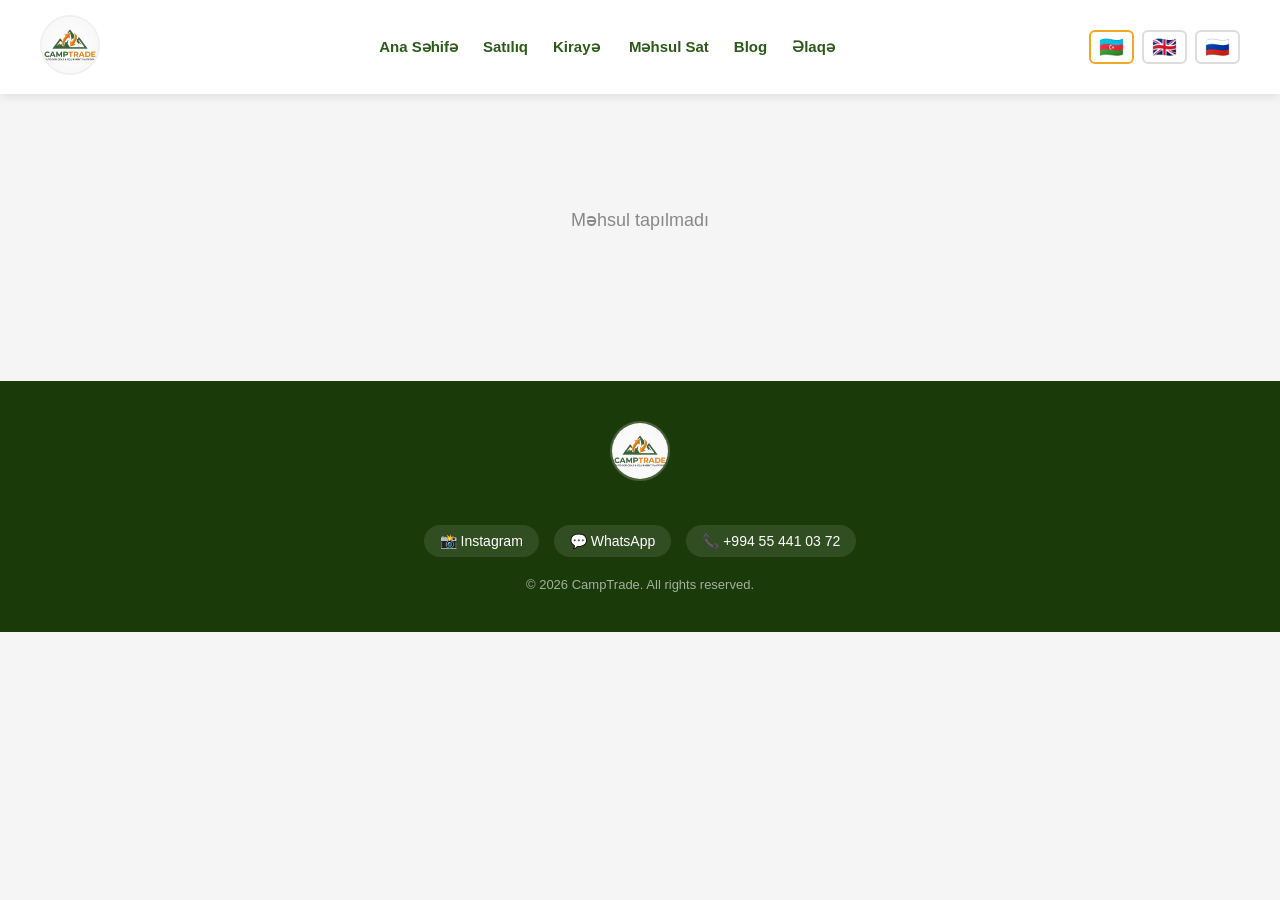
<file: product.html>
<!DOCTYPE html>
<html lang="az">
<head>
<meta charset="UTF-8">
<meta name="viewport" content="width=device-width, initial-scale=1.0">
<link rel="icon" type="image/x-icon" href="favicon.ico">
<title>CampTrade - Məhsul</title>
<link rel="stylesheet" href="css/shared.css">
<style>
.wrap{max-width:1150px;margin:25px auto 50px;padding:0 20px}
.crumb{font-size:14px;color:#888;margin-bottom:18px}.crumb a{color:#2d5a1b;text-decoration:none;font-weight:600}
.layout{display:grid;grid-template-columns:1.2fr 1fr;gap:28px;align-items:start}
.gal{background:#fff;border-radius:20px;padding:14px;box-shadow:0 3px 15px rgba(0,0,0,.08)}
.main{position:relative;height:480px;background:#f3f3f3;border-radius:14px;overflow:hidden;display:flex;align-items:center;justify-content:center}
.main img{max-width:100%;max-height:100%;object-fit:contain}
.nav{position:absolute;top:50%;transform:translateY(-50%);background:rgba(255,255,255,.9);border:none;width:40px;height:40px;border-radius:50%;font-size:22px;cursor:pointer}
.nav.l{left:10px}.nav.r{right:10px}
.thumbs{display:flex;gap:10px;margin-top:12px;overflow-x:auto}
.thumbs img{width:74px;height:74px;object-fit:cover;border-radius:10px;border:3px solid transparent;cursor:pointer;opacity:.7;flex:none}
.thumbs img.on{border-color:#2d5a1b;opacity:1}
.info{background:#fff;border-radius:20px;padding:30px;box-shadow:0 3px 15px rgba(0,0,0,.08)}
.info h1{font-size:28px;color:#1f2d3d;margin-bottom:14px;line-height:1.3}
.badges{display:flex;gap:8px;flex-wrap:wrap;margin-bottom:20px}
.b{padding:5px 12px;border-radius:6px;font-size:13px;font-weight:700;color:#fff;background:#2d5a1b}
.b.o{background:#f5a623}.b.g{background:#e8f5e9;color:#2d5a1b}.b.v{background:#eef2f7;color:#4a5568}
.price{background:#f8f9fb;border-radius:16px;padding:22px;text-align:center;margin-bottom:22px}
.price small{display:block;color:#888;margin-bottom:4px}.price b{font-size:44px;color:#f5a623}
.desc-t{font-weight:700;color:#2d5a1b;margin-bottom:8px}
.desc{color:#555;line-height:1.8;font-size:15px;margin-bottom:24px;white-space:pre-line}
.acts{display:grid;grid-template-columns:1fr 1fr;gap:12px}
.btn2{padding:15px;border-radius:10px;text-align:center;text-decoration:none;font-weight:700;font-size:16px;border:2px solid #2d5a1b;color:#2d5a1b;background:#fff;cursor:pointer;font-family:inherit}
.btn2.wa{background:#25D366;border-color:#25D366;color:#fff}
.btn2:hover{opacity:.85}
.share{margin-top:12px;width:100%}
.rel h2{color:#2d5a1b;margin:40px 0 16px}
.rg{display:grid;grid-template-columns:repeat(auto-fill,minmax(200px,1fr));gap:16px}
.rg a{background:#fff;border-radius:12px;overflow:hidden;text-decoration:none;color:inherit;box-shadow:0 3px 12px rgba(0,0,0,.08)}
.rg img{width:100%;height:150px;object-fit:cover}
.rg div{padding:12px;font-size:14px}.rg b{color:#f5a623;display:block;margin-top:4px;font-size:17px}
.state{text-align:center;padding:90px 20px;color:#888;font-size:18px}
.layout>*{min-width:0}
.gal,.info{min-width:0;max-width:100%}
.info h1,.desc,.crumb{overflow-wrap:anywhere}
.main{touch-action:pan-y}
@media(max-width:850px){.layout{grid-template-columns:1fr}.main{height:320px}.acts{grid-template-columns:1fr}.info h1{font-size:23px}}
</style>
</head>
<body>
<header>
  <a href="index.html" class="logo"><img src="images/logo.jpeg" alt="CampTrade Logo"></a>
  <nav>
    <a href="index.html">Ana Səhifə</a><a href="satis.html">Satılıq</a><a href="kiraye.html">Kirayə</a>
    <a href="sat.html">Məhsul Sat</a><a href="blog.html">Blog</a><a href="elaqe.html">Əlaqə</a>
  </nav>
  <div class="lang-switcher"><button class="lang-btn active">🇦🇿</button><button class="lang-btn">🇬🇧</button><button class="lang-btn">🇷🇺</button></div>
</header>

<div class="wrap" id="root"><div class="state">⏳ Yüklənir...</div></div>

<footer>
  <div class="footer-logo"><img src="images/logo.jpeg" alt="CampTrade"></div>
  <div class="social-links">
    <a href="https://www.instagram.com/camp_trade?igsh=MTlxemZpaXY5Mm5qag==" target="_blank">📸 Instagram</a>
    <a href="https://wa.me/994554410372" target="_blank">💬 WhatsApp</a>
        <a href="tel:+994554410372">📞 +994 55 441 03 72</a>
  </div>
  <p>© 2026 CampTrade. All rights reserved.</p>
</footer>

<script>
var SUPABASE_URL="https://iupwahtmnybxrowbkcfs.supabase.co";
var SUPABASE_KEY="eyJhbGciOiJIUzI1NiIsInR5cCI6IkpXVCJ9.eyJpc3MiOiJzdXBhYmFzZSIsInJlZiI6Iml1cHdhaHRtbnlieHJvd2JrY2ZzIiwicm9sZSI6ImFub24iLCJpYXQiOjE3ODAzMTU3MDksImV4cCI6MjA5NTg5MTcwOX0.QG1fL54mB8-mMKhb3Amc7W7yhTAfo3mCP5UubdVqw4E";
var H={apikey:SUPABASE_KEY,Authorization:'Bearer '+SUPABASE_KEY};
var root=document.getElementById('root'), imgs=[], cur=0;

function esc(s){return String(s==null?'':s).replace(/[&<>"']/g,function(c){return{'&':'&amp;','<':'&lt;','>':'&gt;','"':'&quot;',"'":'&#39;'}[c]})}
function api(q){return fetch(SUPABASE_URL+'/rest/v1/products?'+q,{headers:H}).then(function(r){return r.json()})}

var id=new URLSearchParams(location.search).get('id');
if(!id){root.innerHTML='<div class="state">Məhsul tapılmadı</div>'}
else api('id=eq.'+encodeURIComponent(id)).then(function(d){
  if(!d||!d[0]){root.innerHTML='<div class="state">😕 Məhsul tapılmadı və ya satılıb.<br><br><a href="satis.html">← Məhsullara qayıt</a></div>';return}
  show(d[0]);
}).catch(function(){root.innerHTML='<div class="state">❌ Xəta baş verdi</div>'});

function show(p){
  imgs=(p.sekiller||'').split(',').map(function(x){return x.trim()}).filter(Boolean);
  if(!imgs.length)imgs=['images/logo.jpeg'];
  var isRent=p.kateqoriya==='kiraye', sub=p.alt_kateqoriya||'Digər';
  var num=String(p.whatsapp||'').replace(/\D/g,'');
  var msg=encodeURIComponent('Salam! CampTrade-dəki "'+p.ad+'" ('+p.qiymet+' AZN) məhsulu ilə maraqlanıram: '+location.href);
  var listPage=isRent?'kiraye.html':'satis.html';

  root.innerHTML=
   '<div class="crumb"><a href="index.html">Ana Səhifə</a> / <a href="'+listPage+'">'+(isRent?'Kirayə':'Satılıq')+'</a> / '+esc(sub)+'</div>'+
   '<div class="layout">'+
    '<div class="gal"><div class="main"><img id="big" src="'+esc(imgs[0])+'" alt="'+esc(p.ad)+'">'+
      (imgs.length>1?'<button class="nav l" onclick="go(-1)">‹</button><button class="nav r" onclick="go(1)">›</button>':'')+'</div>'+
      (imgs.length>1?'<div class="thumbs" id="th">'+imgs.map(function(s,i){return '<img src="'+esc(s)+'" class="'+(i?'':'on')+'" onclick="set('+i+')">'}).join('')+'</div>':'')+
    '</div>'+
    '<div class="info"><h1>'+esc(p.ad)+'</h1>'+
      '<div class="badges"><span class="b">'+(isRent?'Kirayə':'Satılıq')+' / '+esc(sub)+'</span>'+
      (p.veziyyet&&!isRent?'<span class="b o">'+esc(p.veziyyet)+'</span>':'')+'<span class="b g">✔ Mövcuddur</span><span class="b v" id="viewsBadge">👁 '+(p.views||0)+' baxış</span></div>'+
      '<div class="price"><small>'+(isRent?'Kirayə qiyməti':'Qiymət')+'</small><b>'+esc(p.qiymet)+' ₼</b></div>'+
      '<div class="desc-t">📋 Məhsul haqqında</div><div class="desc">'+esc(p.melumat)+'</div>'+
      '<div class="acts"><a class="btn2 wa" target="_blank" href="https://wa.me/'+num+'?text='+msg+'">💬 WhatsApp</a>'+
      '<a class="btn2" href="tel:+'+num+'">📞 Zəng et</a></div>'+
      '<button class="btn2 share" onclick="share()">🔗 Paylaş</button>'+
    '</div></div>'+
   '<div class="rel" id="rel"></div>';

  countView('products',p.id,p.views||0,function(n){var e=document.getElementById('viewsBadge');if(e)e.textContent='👁 '+n+' baxış'});
  api('kateqoriya=eq.'+p.kateqoriya+'&id=neq.'+p.id+'&alt_kateqoriya=eq.'+encodeURIComponent(sub)+'&order=created_at.desc&limit=4').then(function(r){
    if(!r||!r.length||!Array.isArray(r))return;
    document.getElementById('rel').innerHTML='<h2>Digər məhsullar</h2><div class="rg">'+r.map(function(x){
      var im=(x.sekiller||'').split(',')[0].trim()||'images/logo.jpeg';
      return '<a href="product.html?id='+encodeURIComponent(x.id)+'"><img src="'+esc(im)+'" onerror="this.src=\'images/logo.jpeg\'"><div>'+esc(x.ad)+'<b>'+esc(x.qiymet)+' AZN</b></div></a>'}).join('')+'</div>';
  });
}
function set(i){cur=i;document.getElementById('big').src=imgs[i];
  document.querySelectorAll('#th img').forEach(function(t,k){t.classList.toggle('on',k===i)})}
function go(d){set((cur+d+imgs.length)%imgs.length)}

var sx=0;
document.addEventListener('touchstart',function(e){
  if(e.target.closest('.main'))sx=e.touches[0].clientX;
},{passive:true});
document.addEventListener('touchend',function(e){
  if(!sx)return;
  var dx=e.changedTouches[0].clientX-sx; sx=0;
  if(Math.abs(dx)>50)go(dx<0?1:-1);
});
function countView(table,id,current,cb){
  var key='v_'+table+'_'+id,last=0;
  try{last=parseInt(localStorage.getItem(key)||'0',10)}catch(e){}
  if(Date.now()-last<30*60*1000){cb(current);return}
  fetch(SUPABASE_URL+'/rest/v1/rpc/increment_views',{method:'POST',
    headers:{apikey:SUPABASE_KEY,Authorization:'Bearer '+SUPABASE_KEY,'Content-Type':'application/json'},
    body:JSON.stringify({p_table:table,p_id:String(id)})})
  .then(function(r){return r.json()})
  .then(function(n){try{localStorage.setItem(key,String(Date.now()))}catch(e){}cb(typeof n==='number'?n:current)})
  .catch(function(){cb(current)});
}
function share(){
  if(navigator.share)navigator.share({title:document.title,url:location.href});
  else if(navigator.clipboard){navigator.clipboard.writeText(location.href);alert('Link kopyalandı ✅')}
}
</script>
</body>
</html>
</file>
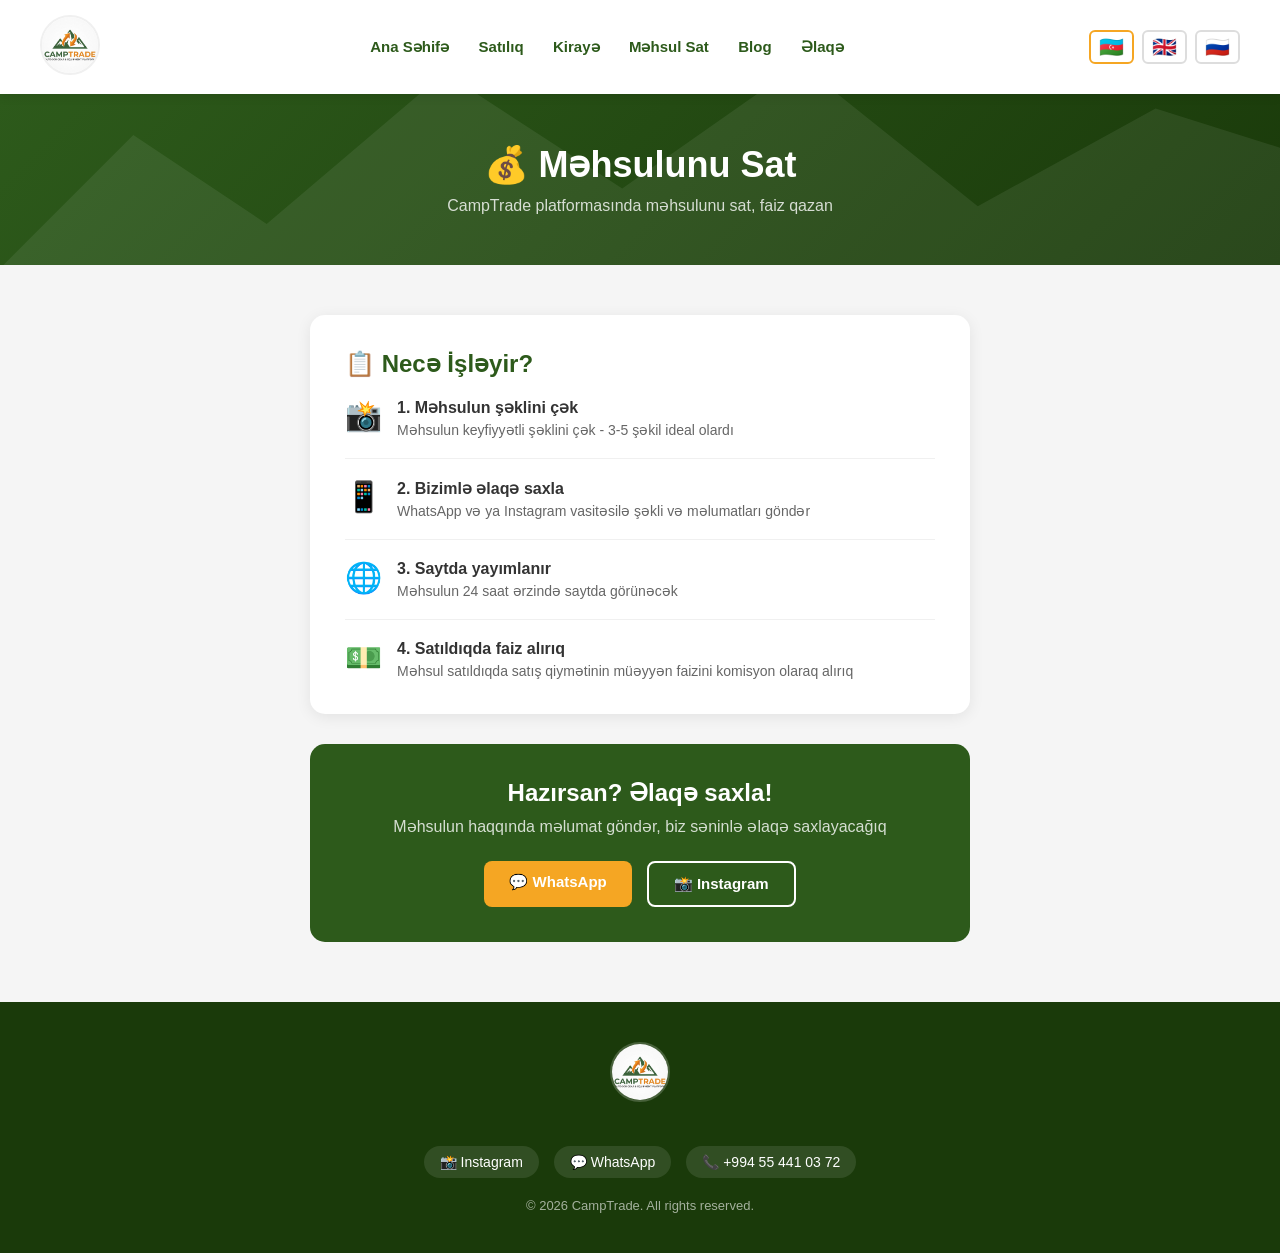
<file: sat.html>
<!DOCTYPE html>
<html lang="az">
<head>
    <meta charset="UTF-8">
    <meta name="viewport" content="width=device-width, initial-scale=1.0">
    <link rel="icon" href="/favicon.ico" sizes="48x48">
   <link rel="icon" type="image/png" sizes="192x192" href="/favicon-192.png">
   <link rel="apple-touch-icon" href="/apple-touch-icon.png">
    <title>Outdoor Avadanlığını Sat – Elan Yerləşdir | CampTrade</title>
    <meta name="description" content="Camp, hiking və outdoor avadanlığınızı CampTrade-də elan edin">
    <link rel="stylesheet" href="css/shared.css">
    <style>
        .page-hero {
            background: linear-gradient(135deg, #2d5a1b, #1a3a0a);
            color: white;
            padding: 50px 40px;
            text-align: center;
            position: relative;
            overflow: hidden;
        }
        .page-hero svg { position: absolute; bottom:0; left:0; width:100%; height:100%; opacity:0.07; pointer-events:none; }
        .page-hero-content { position: relative; z-index: 2; }
        .page-hero h1 { font-size: 36px; margin-bottom: 10px; }
        .page-hero p { opacity: 0.8; font-size: 16px; }

        .sell-section { max-width: 700px; margin: 50px auto; padding: 0 20px; }

        .info-box {
            background: white;
            border-radius: 15px;
            padding: 35px;
            box-shadow: 0 3px 15px rgba(0,0,0,0.08);
            margin-bottom: 30px;
        }
        .info-box h2 { color: #2d5a1b; font-size: 24px; margin-bottom: 20px; }

        .info-item {
            display: flex;
            align-items: flex-start;
            gap: 15px;
            margin-bottom: 20px;
            padding-bottom: 20px;
            border-bottom: 1px solid #f0f0f0;
        }
        .info-item:last-child { border-bottom: none; margin-bottom: 0; padding-bottom: 0; }
        .info-item .icon { font-size: 30px; flex-shrink: 0; }
        .info-item h3 { color: #333; font-size: 16px; margin-bottom: 5px; }
        .info-item p { color: #666; font-size: 14px; }

        .contact-box {
            background: #2d5a1b;
            color: white;
            border-radius: 15px;
            padding: 35px;
            text-align: center;
        }
        .contact-box h2 { font-size: 24px; margin-bottom: 10px; }
        .contact-box p { opacity: 0.8; margin-bottom: 25px; }
        .contact-btns { display: flex; gap: 15px; justify-content: center; flex-wrap: wrap; }
        .contact-btn {
            background: #f5a623;
            color: white;
            padding: 12px 25px;
            border-radius: 8px;
            text-decoration: none;
            font-weight: 700;
            font-size: 15px;
            transition: opacity 0.3s;
        }
        .contact-btn:hover { opacity: 0.85; }
        .contact-btn.outline { background: transparent; border: 2px solid white; }
    </style>
</head>
<body>

<header>
    <a href="index.html" class="logo">
        <img src="images/logo.jpeg" alt="CampTrade Logo">
    </a>
    <nav>
        <a href="index.html">Ana Səhifə</a>
        <a href="satis.html">Satılıq</a>
        <a href="kiraye.html">Kirayə</a>
        <a href="sat.html">Məhsul Sat</a>
        <a href="blog.html">Blog</a>
        <a href="elaqe.html">Əlaqə</a>
    </nav>
    <div class="lang-switcher">
        <button class="lang-btn active">🇦🇿</button>
        <button class="lang-btn">🇬🇧</button>
        <button class="lang-btn">🇷🇺</button>
    </div>
</header>

<div class="page-hero">
    <svg viewBox="0 0 1440 300" preserveAspectRatio="xMidYMid slice">
        <polygon points="-50,300 150,100 300,200 500,30 700,160 900,20 1100,180 1300,70 1490,130 1490,300" fill="white"/>
    </svg>
    <div class="page-hero-content">
        <h1>💰 Məhsulunu Sat</h1>
        <p>CampTrade platformasında məhsulunu sat, faiz qazan</p>
    </div>
</div>

<div class="sell-section">
    <div class="info-box">
        <h2>📋 Necə İşləyir?</h2>
        <div class="info-item">
            <div class="icon">📸</div>
            <div>
                <h3>1. Məhsulun şəklini çək</h3>
                <p>Məhsulun keyfiyyətli şəklini çək - 3-5 şəkil ideal olardı</p>
            </div>
        </div>
        <div class="info-item">
            <div class="icon">📱</div>
            <div>
                <h3>2. Bizimlə əlaqə saxla</h3>
                <p>WhatsApp və ya Instagram vasitəsilə şəkli və məlumatları göndər</p>
            </div>
        </div>
        <div class="info-item">
            <div class="icon">🌐</div>
            <div>
                <h3>3. Saytda yayımlanır</h3>
                <p>Məhsulun 24 saat ərzində saytda görünəcək</p>
            </div>
        </div>
        <div class="info-item">
            <div class="icon">💵</div>
            <div>
                <h3>4. Satıldıqda faiz alırıq</h3>
                <p>Məhsul satıldıqda satış qiymətinin müəyyən faizini komisyon olaraq alırıq</p>
            </div>
        </div>
    </div>
    <div class="contact-box">
        <h2>Hazırsan? Əlaqə saxla!</h2>
        <p>Məhsulun haqqında məlumat göndər, biz səninlə əlaqə saxlayacağıq</p>
        <div class="contact-btns">
            <a href="https://wa.me/994554410372" class="contact-btn" target="_blank">💬 WhatsApp</a>
            <a href="https://www.instagram.com/camp_trade?igsh=MTlxemZpaXY5Mm5qag==" class="contact-btn outline" target="_blank">📸 Instagram</a>
        </div>
    </div>
</div>

<footer>
    <div class="footer-logo">
        <img src="images/logo.jpeg" alt="CampTrade">
    </div>
    <div class="social-links">
        <a href="https://www.instagram.com/camp_trade?igsh=MTlxemZpaXY5Mm5qag==" target="_blank">📸 Instagram</a>
        <a href="https://wa.me/994554410372" target="_blank">💬 WhatsApp</a>
        <a href="tel:+994554410372">📞 +994 55 441 03 72</a>
        
    </div>
    <p>© 2026 CampTrade. All rights reserved.</p>
</footer>

</body>
</html>
</file>
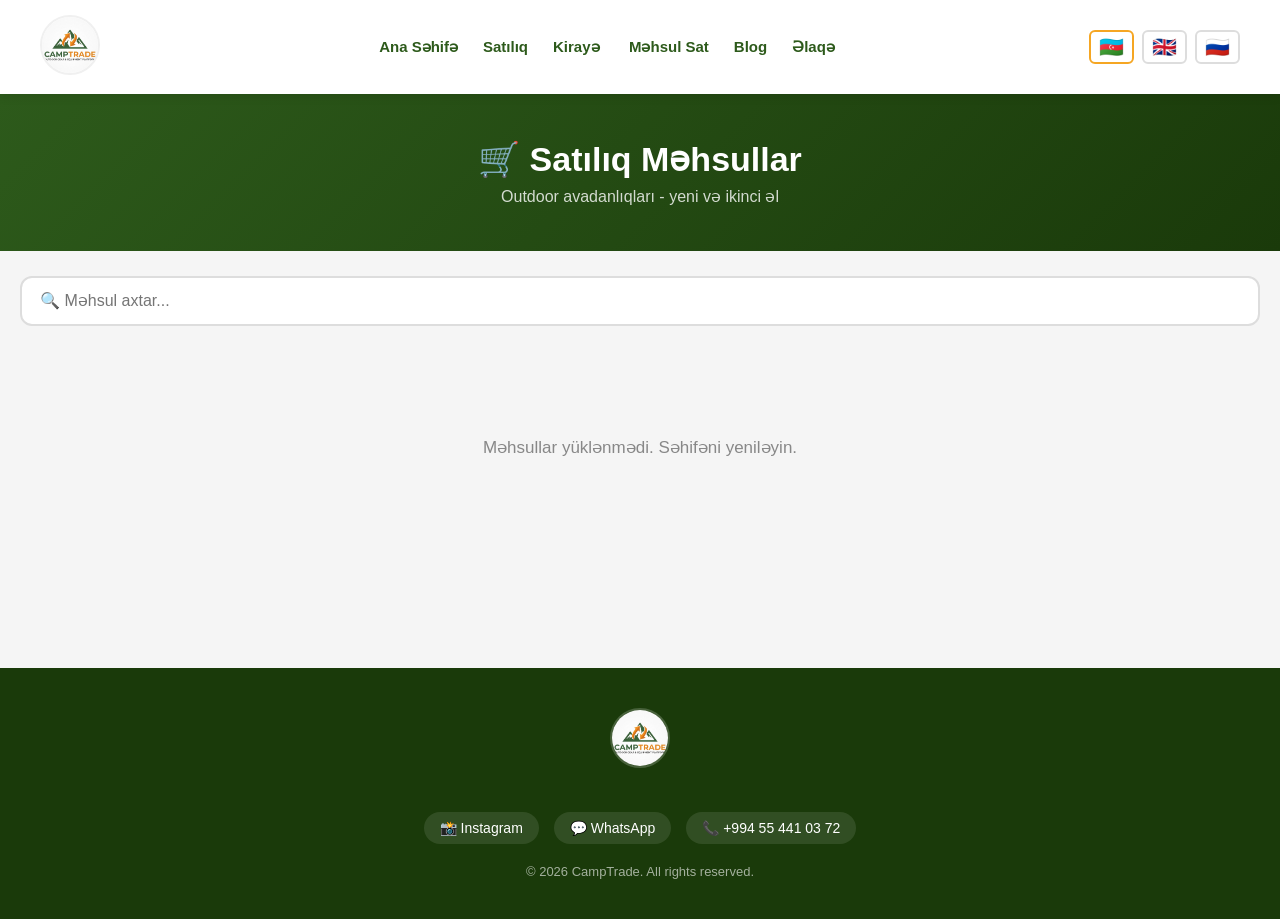
<file: satis.html>
<!DOCTYPE html>
<html lang="az">
<head>
<meta charset="UTF-8">
<meta name="viewport" content="width=device-width, initial-scale=1.0">
<link rel="icon" href="/favicon.ico" sizes="48x48">
<link rel="icon" type="image/png" sizes="192x192" href="/favicon-192.png">
<link rel="apple-touch-icon" href="/apple-touch-icon.png">
<title>Satılıq Outdoor Avadanlıqları – Camp, Hiking | CampTrade</title>
<meta name="description" content="Camp, hiking və outdoor avadanlıqları: yeni və ikinci əl satılıq elanlar.">
<link rel="canonical" href="https://camptrade.az/satis">
<link rel="stylesheet" href="css/shared.css">
<style>
.page-hero{background:linear-gradient(135deg,#2d5a1b,#1a3a0a);color:#fff;padding:45px 20px;text-align:center}
.page-hero h1{font-size:34px;margin-bottom:8px}.page-hero p{opacity:.8}
.toolbar{max-width:1200px;margin:25px auto 0;padding:0 20px}
.search{width:100%;padding:14px 18px;border:2px solid #ddd;border-radius:12px;font-size:16px;outline:none;font-family:inherit}
.search:focus{border-color:#2d5a1b}
.chips{display:flex;gap:10px;overflow-x:auto;padding:14px 0 4px;scrollbar-width:none}
.chips::-webkit-scrollbar{display:none}
.chip{flex:none;background:#fff;border:2px solid #e0e0e0;color:#444;padding:9px 16px;border-radius:25px;cursor:pointer;font-size:14px;font-weight:600;font-family:inherit;transition:.2s}
.chip small{opacity:.6;margin-left:4px}
.chip:hover{border-color:#2d5a1b}
.chip.active{background:#2d5a1b;border-color:#2d5a1b;color:#fff}
.chips.sub .chip{padding:6px 13px;font-size:13px;background:#f5f5f5}
.chips.sub .chip.active{background:#f5a623;border-color:#f5a623;color:#fff}
.count{max-width:1200px;margin:10px auto 0;padding:0 20px;color:#888;font-size:14px}
.grid{max-width:1200px;margin:15px auto 30px;padding:0 20px;display:grid;grid-template-columns:repeat(auto-fill,minmax(250px,1fr));gap:22px}
.card{background:#fff;border-radius:15px;overflow:hidden;box-shadow:0 3px 15px rgba(0,0,0,.08);transition:.3s;text-decoration:none;color:inherit;display:block}
.card:hover{transform:translateY(-5px);box-shadow:0 8px 25px rgba(0,0,0,.15)}
.card .im{position:relative;height:210px;background:#eee}
.card img{width:100%;height:100%;object-fit:cover}
.card .tag{position:absolute;top:10px;left:10px;background:rgba(26,58,10,.85);color:#fff;font-size:12px;padding:4px 10px;border-radius:20px}
.card .in{padding:16px}
.card h3{font-size:16px;color:#222;margin-bottom:6px;line-height:1.4;min-height:44px}
.card .pr{font-size:22px;font-weight:700;color:#f5a623}
.card .cd{font-size:12px;color:#2d5a1b;font-weight:600;margin-top:4px}
.msg{grid-column:1/-1;text-align:center;padding:60px 20px;color:#888;font-size:17px}
.pager{display:flex;justify-content:center;gap:8px;flex-wrap:wrap;padding:0 20px 60px}
.pg{min-width:44px;height:44px;padding:0 8px;border:1px solid #e3e6e8;background:#f7f8f9;border-radius:8px;font-size:16px;color:#333;cursor:pointer;font-family:inherit}
.pg:hover:not(:disabled):not(.on){border-color:#2d5a1b}
.pg.on{background:#2d4d44;color:#fff;border-color:#2d4d44;font-weight:700}
.pg:disabled{opacity:.4;cursor:default}
.pg.dots{display:flex;align-items:center;justify-content:center;border:none;background:none;cursor:default}
@media(max-width:768px){.grid{grid-template-columns:1fr 1fr;gap:12px;padding:0 12px}.card .im{height:150px}.card h3{font-size:14px;min-height:40px}.card .pr{font-size:18px}.pg{min-width:38px;height:38px;font-size:14px}}
@media(max-width:380px){.grid{grid-template-columns:1fr}}
.grid>*,.toolbar{min-width:0;max-width:100%}
.card h3{overflow-wrap:anywhere}
</style>
</head>
<body>
<header>
  <a href="index.html" class="logo"><img src="images/logo.jpeg" alt="CampTrade Logo"></a>
  <nav>
    <a href="index.html">Ana Səhifə</a><a href="satis.html">Satılıq</a><a href="kiraye.html">Kirayə</a>
    <a href="sat.html">Məhsul Sat</a><a href="blog.html">Blog</a><a href="elaqe.html">Əlaqə</a>
  </nav>
  <div class="lang-switcher"><button class="lang-btn active">🇦🇿</button><button class="lang-btn">🇬🇧</button><button class="lang-btn">🇷🇺</button></div>
</header>

<div class="page-hero"><h1 id="pageTitle">🛒 Satılıq Məhsullar</h1><p id="pageSub">Outdoor avadanlıqları - yeni və ikinci əl</p></div>

<div class="toolbar">
  <input class="search" id="q" placeholder="🔍 Məhsul axtar...">
  <div class="chips" id="groupChips"></div>
  <div class="chips sub" id="subChips"></div>
</div>
<div class="count" id="count"></div>
<div class="grid" id="grid"><div class="msg">⏳ Məhsullar yüklənir...</div></div>
<div class="pager" id="pager"></div>

<footer>
  <div class="footer-logo"><img src="images/logo.jpeg" alt="CampTrade"></div>
  <div class="social-links" data-nosnippet>
    <a href="https://www.instagram.com/camp_trade?igsh=MTlxemZpaXY5Mm5qag==" target="_blank">📸 Instagram</a>
    <a href="https://wa.me/994554410372" target="_blank">💬 WhatsApp</a>
    <a href="tel:+994554410372">📞 +994 55 441 03 72</a>
  </div>
  <p>© 2026 CampTrade. All rights reserved.</p>
</footer>

<script src="js/categories.js"></script>
<script>
var SUPABASE_URL="https://iupwahtmnybxrowbkcfs.supabase.co";
var SUPABASE_KEY="eyJhbGciOiJIUzI1NiIsInR5cCI6IkpXVCJ9.eyJpc3MiOiJzdXBhYmFzZSIsInJlZiI6Iml1cHdhaHRtbnlieHJvd2JrY2ZzIiwicm9sZSI6ImFub24iLCJpYXQiOjE3ODAzMTU3MDksImV4cCI6MjA5NTg5MTcwOX0.QG1fL54mB8-mMKhb3Amc7W7yhTAfo3mCP5UubdVqw4E";

/* kiraye.html üçün YALNIZ bu sətri dəyişirik */
var CAT='satis', TITLE='🛒 Satılıq Məhsullar', SUBTITLE='Outdoor avadanlıqları - yeni və ikinci əl';

var PER=12, all=[], group='all', sub='all', page=1;

function esc(s){return String(s==null?'':s).replace(/[&<>"']/g,function(c){return{'&':'&amp;','<':'&lt;','>':'&gt;','"':'&quot;',"'":'&#39;'}[c]})}
function subOf(p){return p.alt_kateqoriya||OTHER}
function grpOf(p){return mainOf(subOf(p))}

document.getElementById('pageTitle').textContent=TITLE;
document.getElementById('pageSub').textContent=SUBTITLE;

fetch(SUPABASE_URL+'/rest/v1/products?kateqoriya=eq.'+CAT+'&order=created_at.desc',
  {headers:{apikey:SUPABASE_KEY,Authorization:'Bearer '+SUPABASE_KEY}})
.then(function(r){if(!r.ok)throw new Error('HTTP '+r.status);return r.json()})
.then(function(d){
  if(!Array.isArray(d))throw new Error('bad data');
  all=d;
  var u=new URLSearchParams(location.search), c=u.get('c'), g=u.get('g');
  if(c){sub=c;group=mainOf(c)}else if(g){group=g}
  render();
})
.catch(function(){
  var gr=document.getElementById('grid');
  if(gr.querySelector('.card'))return; // serverdən gələn məhsullar qalsın
  gr.innerHTML='<div class="msg" data-nosnippet>Məhsullar yüklənmədi. Səhifəni yeniləyin.</div>';
});

function chip(label,count,attr,val,on){
  return '<button class="chip'+(on?' active':'')+'" '+attr+'="'+esc(val)+'">'+esc(label)+'<small>'+count+'</small></button>';
}

function render(){
  /* 1) Əsas bölmə düymələri */
  var gc={};all.forEach(function(p){gc[grpOf(p)]=(gc[grpOf(p)]||0)+1});
  var h=chip('🌿 Hamısı',all.length,'data-g','all',group==='all');
  Object.keys(CATEGORIES).forEach(function(k){if(gc[k])h+=chip(k,gc[k],'data-g',k,group===k)});
  document.getElementById('groupChips').innerHTML=h;

  /* 2) Alt kateqoriya düymələri (yalnız bölmə seçiləndə) */
  var sc={}, sh='';
  if(group!=='all'){
    all.forEach(function(p){if(grpOf(p)===group)sc[subOf(p)]=(sc[subOf(p)]||0)+1});
    var keys=Object.keys(sc);
    if(keys.length>1){
      sh=chip('Hamısı',gc[group],'data-s','all',sub==='all');
      keys.forEach(function(k){sh+=chip(k,sc[k],'data-s',k,sub===k)});
    }
  }
  document.getElementById('subChips').innerHTML=sh;

  /* 3) Filtr */
  var q=document.getElementById('q').value.toLowerCase().trim();
  var list=all.filter(function(p){
    return (group==='all'||grpOf(p)===group)&&(sub==='all'||subOf(p)===sub)&&
      (!q||(p.ad+' '+(p.melumat||'')).toLowerCase().indexOf(q)>-1);
  });
  document.getElementById('count').textContent=list.length+' məhsul tapıldı';

  /* 4) Səhifələmə */
  var total=Math.ceil(list.length/PER);
  if(page>total)page=1;
  var show=list.slice((page-1)*PER,page*PER);

  var g=document.getElementById('grid');
  if(!show.length){g.innerHTML='<div class="msg">📭 Bu kateqoriyada məhsul yoxdur</div>'}
  else g.innerHTML=show.map(function(p){
    var img=(p.sekiller||'').split(',')[0].trim()||'images/logo.jpeg';
    return '<a class="card" href="product.html?id='+encodeURIComponent(p.id)+'">'+
      '<div class="im"><img src="'+esc(img)+'" alt="'+esc(p.ad)+'" loading="lazy" onerror="this.src=\'images/logo.jpeg\'"><span class="tag">'+esc(subOf(p))+'</span></div>'+
      '<div class="in"><h3>'+esc(p.ad)+'</h3><div class="pr">'+esc(p.qiymet)+' AZN</div>'+
      '<div class="cd">'+esc(p.veziyyet||'')+'</div></div></a>';
  }).join('');
  document.getElementById('pager').innerHTML=pager(total);
}

function pager(total){
  if(total<2)return '';
  var n=[];
  for(var i=1;i<=total;i++){
    if(i===1||i===total||Math.abs(i-page)<=2)n.push(i);
    else if(n[n.length-1]!=='…')n.push('…');
  }
  var h='<button class="pg" data-p="'+(page-1)+'"'+(page===1?' disabled':'')+'>←</button>';
  n.forEach(function(x){
    h+=x==='…'?'<span class="pg dots">…</span>':'<button class="pg'+(x===page?' on':'')+'" data-p="'+x+'">'+x+'</button>';
  });
  return h+'<button class="pg" data-p="'+(page+1)+'"'+(page===total?' disabled':'')+'>→</button>';
}

document.addEventListener('click',function(e){
  var b=e.target.closest('button');if(!b)return;
  if(b.hasAttribute('data-g')){group=b.getAttribute('data-g');sub='all';page=1;render()}
  else if(b.hasAttribute('data-s')){sub=b.getAttribute('data-s');page=1;render()}
  else if(b.hasAttribute('data-p')&&!b.disabled){
    page=parseInt(b.getAttribute('data-p'));render();
    document.querySelector('.toolbar').scrollIntoView({behavior:'smooth'});
  }
});
document.getElementById('q').addEventListener('input',function(){page=1;render()});
</script>
</body>
</html>
</file>
<file: css/shared.css>
* { margin: 0; padding: 0; box-sizing: border-box; }
body { font-family: 'Segoe UI', sans-serif; background: #f5f5f5; }

header {
    background: white;
    padding: 15px 40px;
    display: flex;
    justify-content: space-between;
    align-items: center;
    box-shadow: 0 2px 10px rgba(0,0,0,0.1);
    position: sticky;
    top: 0;
    z-index: 100;
}

.logo img {
    height: 60px;
    width: 60px;
    border-radius: 50%;
    object-fit: cover;
    cursor: pointer;
    border: 2px solid #f0f0f0;
}

nav a {
    text-decoration: none;
    color: #2d5a1b;
    font-weight: 600;
    margin-left: 25px;
    font-size: 15px;
    transition: color 0.3s;
}

nav a:hover { color: #f5a623; }

.lang-switcher { display: flex; gap: 8px; align-items: center; }

.lang-btn {
    background: none;
    border: 2px solid #ddd;
    border-radius: 6px;
    padding: 5px 8px;
    cursor: pointer;
    font-size: 20px;
    line-height: 1;
    transition: border-color 0.3s;
}

.lang-btn:hover, .lang-btn.active { border-color: #f5a623; }

footer {
    background: #1a3a0a;
    color: white;
    padding: 40px;
    text-align: center;
    margin-top: 60px;
}

.footer-logo img {
    height: 60px;
    width: 60px;
    border-radius: 50%;
    object-fit: cover;
    margin-bottom: 20px;
    border: 2px solid rgba(255,255,255,0.2);
}

.social-links {
    display: flex;
    justify-content: center;
    gap: 15px;
    margin: 20px 0;
    flex-wrap: wrap;
}

.social-links a {
    color: white;
    text-decoration: none;
    font-size: 14px;
    background: rgba(255,255,255,0.1);
    padding: 8px 16px;
    border-radius: 20px;
    transition: background 0.3s;
}

.social-links a:hover { background: #f5a623; }
footer p { opacity: 0.6; font-size: 13px; margin-top: 15px; }

/* MOBILE RESPONSIVE */
@media (max-width: 768px) {
    header {
        flex-wrap: wrap;
        padding: 12px 20px;
        gap: 10px;
    }

    nav {
        order: 3;
        width: 100%;
        display: flex;
        flex-wrap: wrap;
        gap: 5px;
        justify-content: center;
        padding-top: 10px;
        border-top: 1px solid #eee;
    }

    nav a {
        margin-left: 0;
        font-size: 13px;
        padding: 5px 10px;
        background: #f5f5f5;
        border-radius: 20px;
    }

    .lang-switcher {
        order: 2;
    }

    .logo img {
        height: 45px;
        width: 45px;
    }

    .hero h1 {
        font-size: 28px !important;
    }

    .hero p {
        font-size: 16px !important;
    }

    .hero-buttons {
        flex-direction: column;
        align-items: center;
    }

    .categories {
        padding: 40px 20px;
    }

    .cat-grid {
        grid-template-columns: 1fr 1fr;
        gap: 15px;
    }

    .cat-card {
        padding: 20px 15px;
    }

    .cat-icon {
        font-size: 35px;
    }

    .how-it-works {
        padding: 40px 20px;
    }

    .steps {
        grid-template-columns: 1fr 1fr;
    }

    .blog-section {
        padding: 40px 20px;
    }

    .blog-grid {
        grid-template-columns: 1fr;
    }

    .products-section {
        padding: 30px 20px;
    }

    .products-grid {
        grid-template-columns: 1fr 1fr;
        gap: 15px;
    }

    .page-hero {
        padding: 35px 20px !important;
    }

    .page-hero h1 {
        font-size: 26px !important;
    }

    footer {
        padding: 30px 20px;
    }

    .social-links {
        gap: 10px;
    }

    .social-links a {
        font-size: 12px;
        padding: 6px 12px;
    }

    .sell-section {
        padding: 0 15px;
    }

    .contact-section {
        grid-template-columns: 1fr;
        padding: 0 15px;
    }
}

@media (max-width: 480px) {
    .products-grid {
        grid-template-columns: 1fr;
    }

    .cat-grid {
        grid-template-columns: 1fr;
    }

    .steps {
        grid-template-columns: 1fr;
    }

    .hero h1 {
        font-size: 24px !important;
    }
}

/* Telefonda yana sürüşməni dayandırır */
html, body { max-width: 100%; overflow-x: clip; }
img { max-width: 100%; }
</file>
